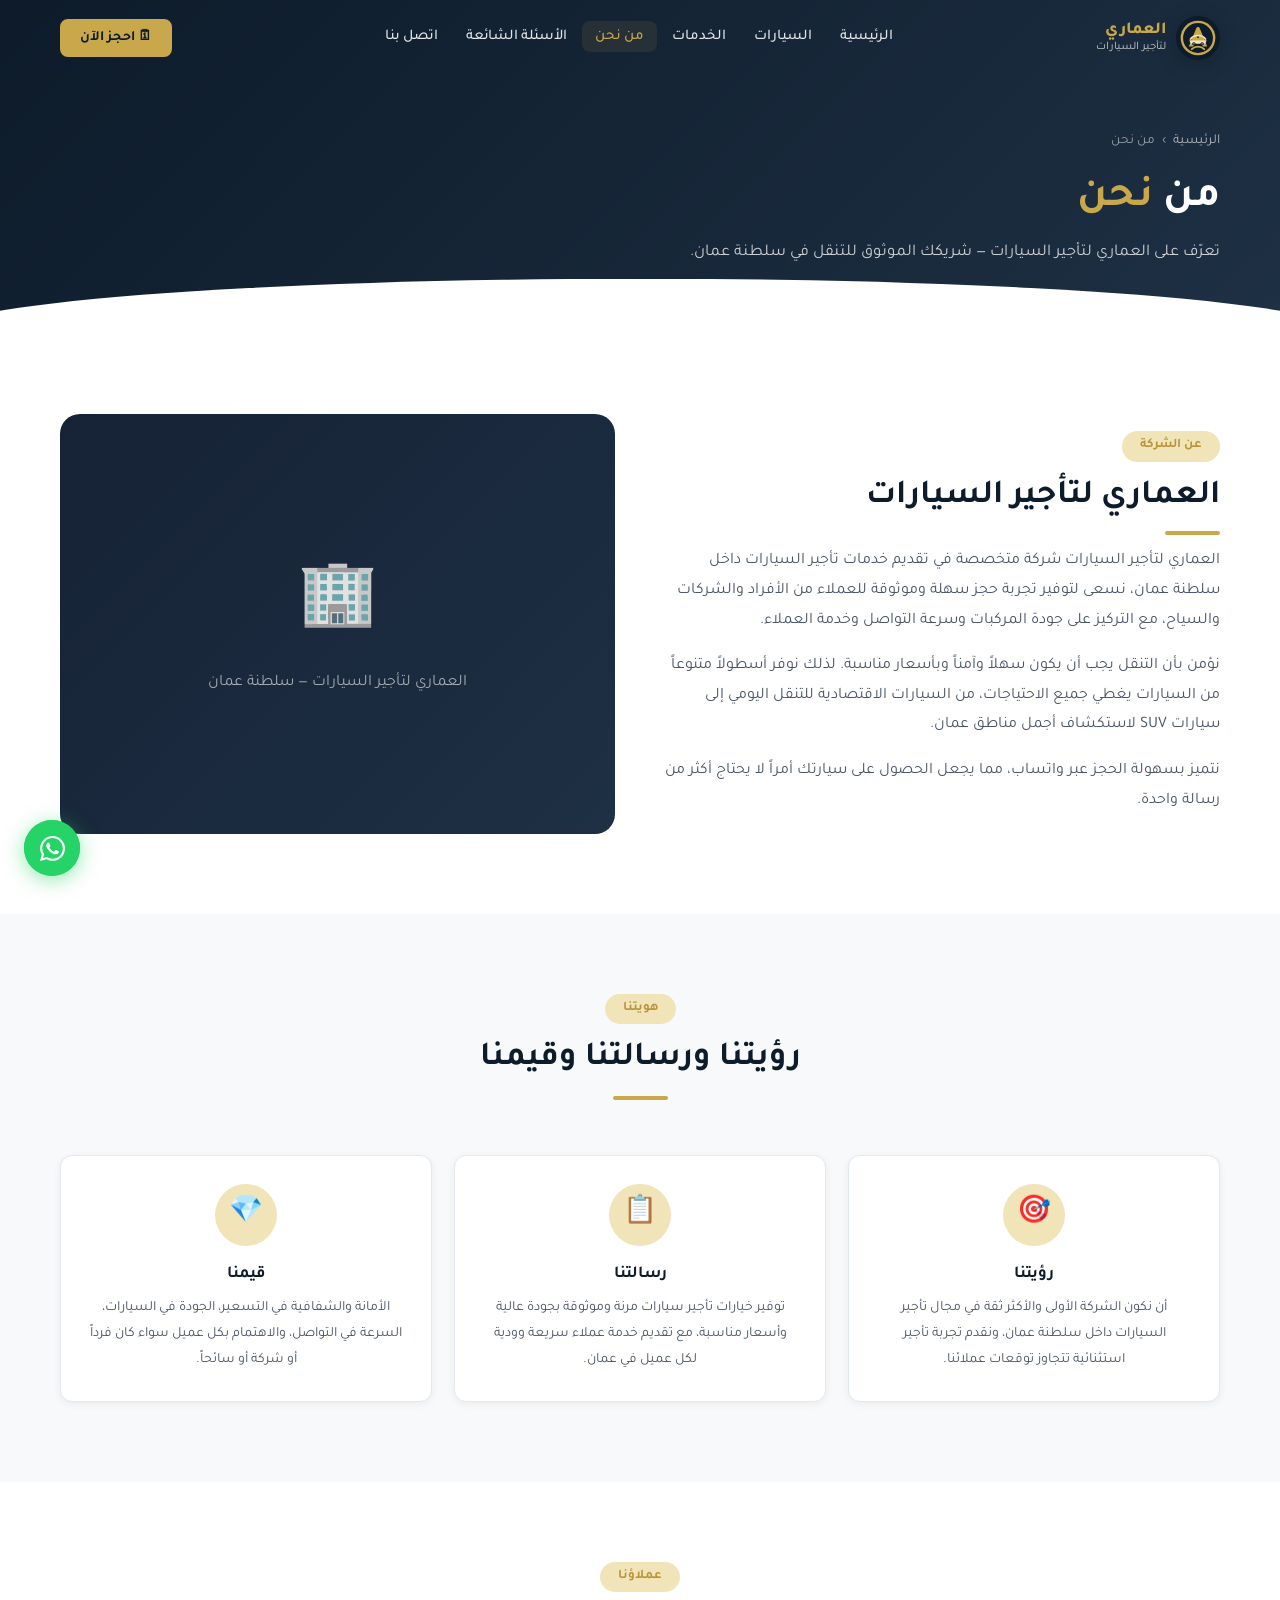
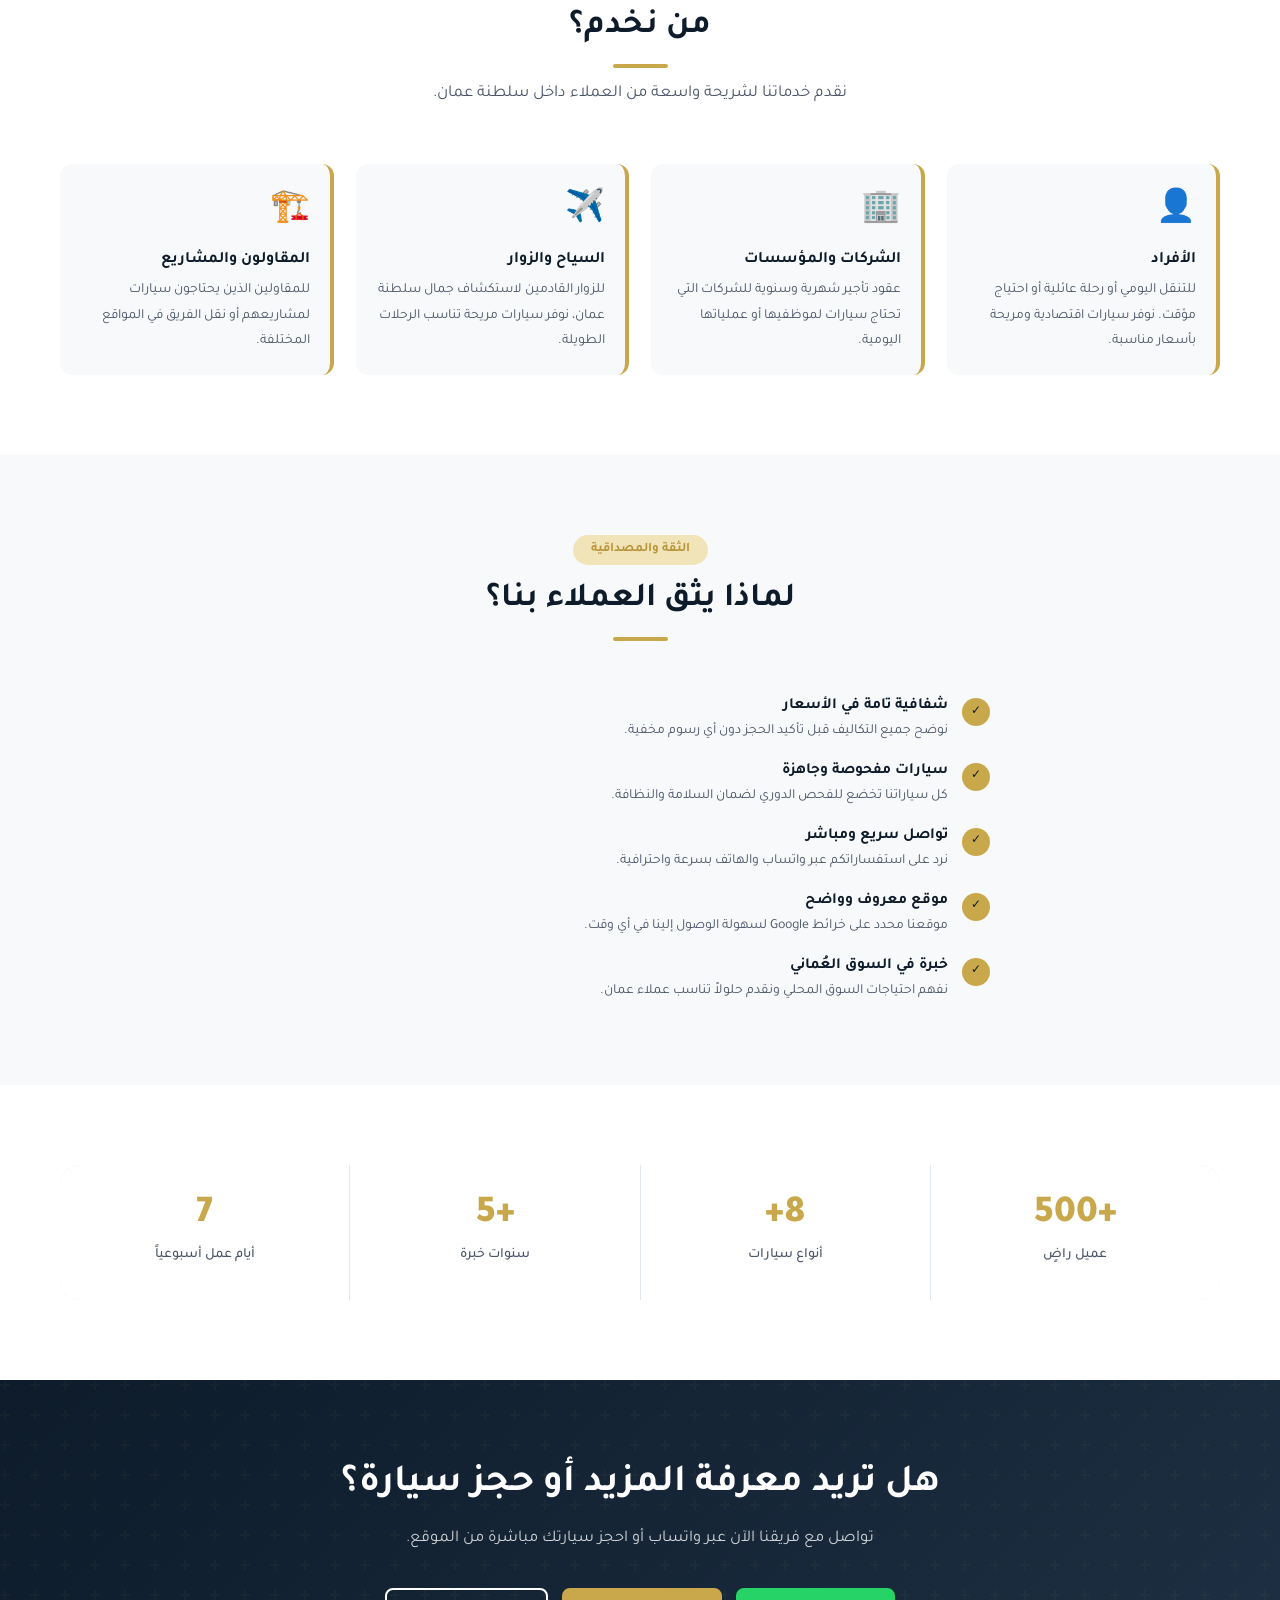
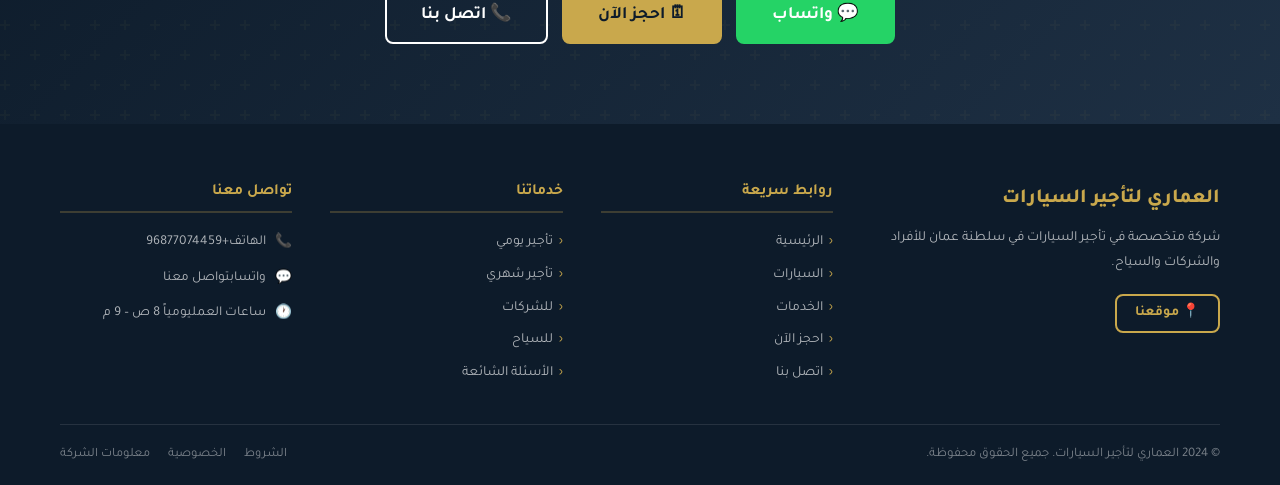
<file: fawaz/about.html>
<!DOCTYPE html>
<html lang="ar" dir="rtl">
<head>
  <meta charset="UTF-8">
  <meta name="viewport" content="width=device-width, initial-scale=1.0">
  <title>من نحن | العماري لتأجير السيارات في سلطنة عمان</title>
  <meta name="description" content="تعرف على العماري لتأجير السيارات — شركة عمانية متخصصة في تأجير السيارات للأفراد والشركات والسياح داخل سلطنة عمان.">
  <meta name="robots" content="index, follow">
  <link rel="canonical" href="TODO_WEBSITE_URL/about.html">
  <meta property="og:title" content="من نحن — العماري لتأجير السيارات">
  <meta property="og:url"   content="TODO_WEBSITE_URL/about.html">
    <link rel="icon" type="image/svg+xml" href="assets/logo.svg">
  <link rel="stylesheet" href="css/style.css">
  <script type="application/ld+json">
  {"@context":"https://schema.org","@type":"BreadcrumbList","itemListElement":[
    {"@type":"ListItem","position":1,"name":"الرئيسية","item":"TODO_WEBSITE_URL"},
    {"@type":"ListItem","position":2,"name":"من نحن","item":"TODO_WEBSITE_URL/about.html"}
  ]}
  </script>
</head>
<body>

<nav class="navbar scrolled" id="navbar">
  <div class="container">
    <div class="navbar-inner">
      <a href="index.html" class="navbar-brand">
        <img class="brand-logo" src="assets/logo.svg" alt="العماري لتأجير السيارات">
        <div class="brand-text"><span class="brand-name-nav">العماري</span><span class="brand-sub-nav">لتأجير السيارات</span></div>
      </a>
      <ul class="nav-menu" id="navMenu">
        <li><a href="index.html"    class="nav-link">الرئيسية</a></li>
        <li><a href="fleet.html"    class="nav-link">السيارات</a></li>
        <li><a href="services.html" class="nav-link">الخدمات</a></li>
        <li><a href="about.html"    class="nav-link active">من نحن</a></li>
        <li><a href="faq.html"      class="nav-link">الأسئلة الشائعة</a></li>
        <li><a href="contact.html"  class="nav-link">اتصل بنا</a></li>
      </ul>
      <div class="nav-cta"><a href="booking.html" class="btn btn-primary btn-sm">🗓 احجز الآن</a></div>
      <button class="hamburger" id="hamburger" aria-label="القائمة"><span></span><span></span><span></span></button>
    </div>
  </div>
</nav>
<div class="menu-overlay" id="menuOverlay"></div>

<div class="page-header">
  <div class="container page-header-inner">
    <nav class="breadcrumb"><a href="index.html">الرئيسية</a><span class="breadcrumb-sep">›</span><span>من نحن</span></nav>
    <h1>من <span>نحن</span></h1>
    <p>تعرّف على العماري لتأجير السيارات — شريكك الموثوق للتنقل في سلطنة عمان.</p>
  </div>
</div>

<!-- About -->
<section class="section">
  <div class="container">
    <div style="display:grid;grid-template-columns:1fr 1fr;gap:50px;align-items:center">
      <div class="fade-up">
        <span class="badge-pill">عن الشركة</span>
        <h2>العماري لتأجير السيارات</h2>
        <div class="divider" style="margin:12px 0"></div>
        <p style="margin-bottom:16px">
          العماري لتأجير السيارات شركة متخصصة في تقديم خدمات تأجير السيارات داخل سلطنة عمان، نسعى لتوفير تجربة حجز سهلة وموثوقة للعملاء من الأفراد والشركات والسياح، مع التركيز على جودة المركبات وسرعة التواصل وخدمة العملاء.
        </p>
        <p style="margin-bottom:16px">
          نؤمن بأن التنقل يجب أن يكون سهلاً وآمناً وبأسعار مناسبة. لذلك نوفر أسطولاً متنوعاً من السيارات يغطي جميع الاحتياجات، من السيارات الاقتصادية للتنقل اليومي إلى سيارات SUV لاستكشاف أجمل مناطق عمان.
        </p>
        <p>
          نتميز بسهولة الحجز عبر واتساب، مما يجعل الحصول على سيارتك أمراً لا يحتاج أكثر من رسالة واحدة.
        </p>
      </div>
      <div class="fade-left">
        <div class="why-img-placeholder" style="border-radius:var(--radius-lg)">
          🏢
          <span>العماري لتأجير السيارات — سلطنة عمان</span>
        </div>
      </div>
    </div>
  </div>
</section>

<!-- Vision / Mission / Values -->
<section class="section section-bg">
  <div class="container">
    <div class="section-header fade-up">
      <span class="badge-pill">هويتنا</span>
      <h2>رؤيتنا ورسالتنا وقيمنا</h2>
      <div class="divider"></div>
    </div>
    <div class="features-grid">
      <div class="feature-card fade-up delay-1">
        <div class="feature-icon">🎯</div>
        <h3>رؤيتنا</h3>
        <p>أن نكون الشركة الأولى والأكثر ثقة في مجال تأجير السيارات داخل سلطنة عمان، ونقدم تجربة تأجير استثنائية تتجاوز توقعات عملائنا.</p>
      </div>
      <div class="feature-card fade-up delay-2">
        <div class="feature-icon">📋</div>
        <h3>رسالتنا</h3>
        <p>توفير خيارات تأجير سيارات مرنة وموثوقة بجودة عالية وأسعار مناسبة، مع تقديم خدمة عملاء سريعة وودية لكل عميل في عمان.</p>
      </div>
      <div class="feature-card fade-up delay-3">
        <div class="feature-icon">💎</div>
        <h3>قيمنا</h3>
        <p>الأمانة والشفافية في التسعير، الجودة في السيارات، السرعة في التواصل، والاهتمام بكل عميل سواء كان فرداً أو شركة أو سائحاً.</p>
      </div>
    </div>
  </div>
</section>

<!-- Who We Serve -->
<section class="section">
  <div class="container">
    <div class="section-header fade-up">
      <span class="badge-pill">عملاؤنا</span>
      <h2>من نخدم؟</h2>
      <div class="divider"></div>
      <p>نقدم خدماتنا لشريحة واسعة من العملاء داخل سلطنة عمان.</p>
    </div>
    <div style="display:grid;grid-template-columns:repeat(auto-fit,minmax(250px,1fr));gap:22px">
      <div class="corp-benefit fade-up delay-1">
        <div style="font-size:2rem;margin-bottom:12px">👤</div>
        <h4>الأفراد</h4>
        <p>للتنقل اليومي أو رحلة عائلية أو احتياج مؤقت. نوفر سيارات اقتصادية ومريحة بأسعار مناسبة.</p>
      </div>
      <div class="corp-benefit fade-up delay-2">
        <div style="font-size:2rem;margin-bottom:12px">🏢</div>
        <h4>الشركات والمؤسسات</h4>
        <p>عقود تأجير شهرية وسنوية للشركات التي تحتاج سيارات لموظفيها أو عملياتها اليومية.</p>
      </div>
      <div class="corp-benefit fade-up delay-3">
        <div style="font-size:2rem;margin-bottom:12px">✈️</div>
        <h4>السياح والزوار</h4>
        <p>للزوار القادمين لاستكشاف جمال سلطنة عمان، نوفر سيارات مريحة تناسب الرحلات الطويلة.</p>
      </div>
      <div class="corp-benefit fade-up delay-4">
        <div style="font-size:2rem;margin-bottom:12px">🏗️</div>
        <h4>المقاولون والمشاريع</h4>
        <p>للمقاولين الذين يحتاجون سيارات لمشاريعهم أو نقل الفريق في المواقع المختلفة.</p>
      </div>
    </div>
  </div>
</section>

<!-- Why Trust Us -->
<section class="section section-bg">
  <div class="container">
    <div class="section-header fade-up">
      <span class="badge-pill">الثقة والمصداقية</span>
      <h2>لماذا يثق العملاء بنا؟</h2>
      <div class="divider"></div>
    </div>
    <div class="why-list" style="max-width:700px;margin:0 auto">
      <div class="why-item fade-up delay-1">
        <div class="why-check">✓</div>
        <div class="why-item-text"><h4>شفافية تامة في الأسعار</h4><p>نوضح جميع التكاليف قبل تأكيد الحجز دون أي رسوم مخفية.</p></div>
      </div>
      <div class="why-item fade-up delay-2">
        <div class="why-check">✓</div>
        <div class="why-item-text"><h4>سيارات مفحوصة وجاهزة</h4><p>كل سياراتنا تخضع للفحص الدوري لضمان السلامة والنظافة.</p></div>
      </div>
      <div class="why-item fade-up delay-3">
        <div class="why-check">✓</div>
        <div class="why-item-text"><h4>تواصل سريع ومباشر</h4><p>نرد على استفساراتكم عبر واتساب والهاتف بسرعة واحترافية.</p></div>
      </div>
      <div class="why-item fade-up delay-4">
        <div class="why-check">✓</div>
        <div class="why-item-text"><h4>موقع معروف وواضح</h4><p>موقعنا محدد على خرائط Google لسهولة الوصول إلينا في أي وقت.</p></div>
      </div>
      <div class="why-item fade-up delay-1">
        <div class="why-check">✓</div>
        <div class="why-item-text"><h4>خبرة في السوق العُماني</h4><p>نفهم احتياجات السوق المحلي ونقدم حلولاً تناسب عملاء عمان.</p></div>
      </div>
    </div>
  </div>
</section>

<!-- Stats -->
<section class="section">
  <div class="container fade-up">
    <div class="stats-grid">
      <div class="stat-card"><span class="stat-num">+500</span><p>عميل راضٍ</p></div>
      <div class="stat-card"><span class="stat-num">8+</span><p>أنواع سيارات</p></div>
      <div class="stat-card"><span class="stat-num">+5</span><p>سنوات خبرة</p></div>
      <div class="stat-card"><span class="stat-num">7</span><p>أيام عمل أسبوعياً</p></div>
    </div>
  </div>
</section>

<section class="cta-section">
  <div class="container">
    <div class="cta-inner fade-up">
      <h2>هل تريد معرفة المزيد أو حجز سيارة؟</h2>
      <p>تواصل مع فريقنا الآن عبر واتساب أو احجز سيارتك مباشرة من الموقع.</p>
      <div class="cta-actions">
        <a href="#" data-whatsapp-link target="_blank" class="btn btn-whatsapp btn-lg" rel="noopener noreferrer">💬 واتساب</a>
        <a href="booking.html" class="btn btn-primary btn-lg">🗓 احجز الآن</a>
        <a href="contact.html" class="btn btn-secondary btn-lg">📞 اتصل بنا</a>
      </div>
    </div>
  </div>
</section>

<footer>
  <div class="container">
    <div class="footer-grid">
      <div class="footer-brand"><span class="footer-brand-name">العماري لتأجير السيارات</span><p>شركة متخصصة في تأجير السيارات في سلطنة عمان للأفراد والشركات والسياح.</p><a href="https://maps.app.goo.gl/ahwhJKdvhMWxH1zr6" target="_blank" class="btn btn-outline-gold btn-sm">📍 موقعنا</a></div>
      <div class="footer-col"><h4>روابط سريعة</h4><nav class="footer-links"><a href="index.html">الرئيسية</a><a href="fleet.html">السيارات</a><a href="services.html">الخدمات</a><a href="booking.html">احجز الآن</a><a href="contact.html">اتصل بنا</a></nav></div>
      <div class="footer-col"><h4>خدماتنا</h4><nav class="footer-links"><a href="services.html">تأجير يومي</a><a href="services.html">تأجير شهري</a><a href="corporate.html">للشركات</a><a href="tourist.html">للسياح</a><a href="faq.html">الأسئلة الشائعة</a></nav></div>
      <div class="footer-col"><h4>تواصل معنا</h4><div class="footer-contact-items"><div class="footer-contact-item"><span class="fi">📞</span><div><span>الهاتف</span><a href="tel:+96877074459">+96877074459</a></div></div><div class="footer-contact-item"><span class="fi">💬</span><div><span>واتساب</span><a href="#" data-whatsapp-link target="_blank" rel="noopener noreferrer">تواصل معنا</a></div></div><div class="footer-contact-item"><span class="fi">🕐</span><div><span>ساعات العمل</span><span>يومياً 8 ص – 9 م</span></div></div></div></div>
    </div>
    <div class="footer-bottom">
      <p>© 2024 العماري لتأجير السيارات. جميع الحقوق محفوظة.</p>
      <div class="footer-bottom-links"><a href="terms.html">الشروط</a><a href="privacy.html">الخصوصية</a><a href="company-information.html">معلومات الشركة</a></div>
    </div>
  </div>
</footer>
<div class="whatsapp-float"><span class="wa-tooltip">واتساب</span><a href="#" data-whatsapp-link target="_blank" class="wa-btn" aria-label="واتساب" rel="noopener noreferrer"><svg width="25" height="25" viewBox="0 0 24 24" fill="white"><path d="M17.472 14.382c-.297-.149-1.758-.867-2.03-.967-.273-.099-.471-.148-.67.15-.197.297-.767.966-.94 1.164-.173.199-.347.223-.644.075-.297-.15-1.255-.463-2.39-1.475-.883-.788-1.48-1.761-1.653-2.059-.173-.297-.018-.458.13-.606.134-.133.298-.347.446-.52.149-.174.198-.298.298-.497.099-.198.05-.371-.025-.52-.075-.149-.669-1.612-.916-2.207-.242-.579-.487-.5-.669-.51-.173-.008-.371-.01-.57-.01-.198 0-.52.074-.792.372-.272.297-1.04 1.016-1.04 2.479 0 1.462 1.065 2.875 1.213 3.074.149.198 2.096 3.2 5.077 4.487.709.306 1.262.489 1.694.625.712.227 1.36.195 1.871.118.571-.085 1.758-.719 2.006-1.413.248-.694.248-1.289.173-1.413-.074-.124-.272-.198-.57-.347m-5.421 7.403h-.004a9.87 9.87 0 01-5.031-1.378l-.361-.214-3.741.982.998-3.648-.235-.374a9.86 9.86 0 01-1.51-5.26c.001-5.45 4.436-9.884 9.888-9.884 2.64 0 5.122 1.03 6.988 2.898a9.825 9.825 0 012.893 6.994c-.003 5.45-4.437 9.884-9.885 9.884m8.413-18.297A11.815 11.815 0 0012.05 0C5.495 0 .16 5.335.157 11.892c0 2.096.547 4.142 1.588 5.945L.057 24l6.305-1.654a11.882 11.882 0 005.683 1.448h.005c6.554 0 11.89-5.335 11.893-11.893a11.821 11.821 0 00-3.48-8.413z"/></svg></a></div>
<script src="js/main.js"></script>
</body>
</html>
</file>
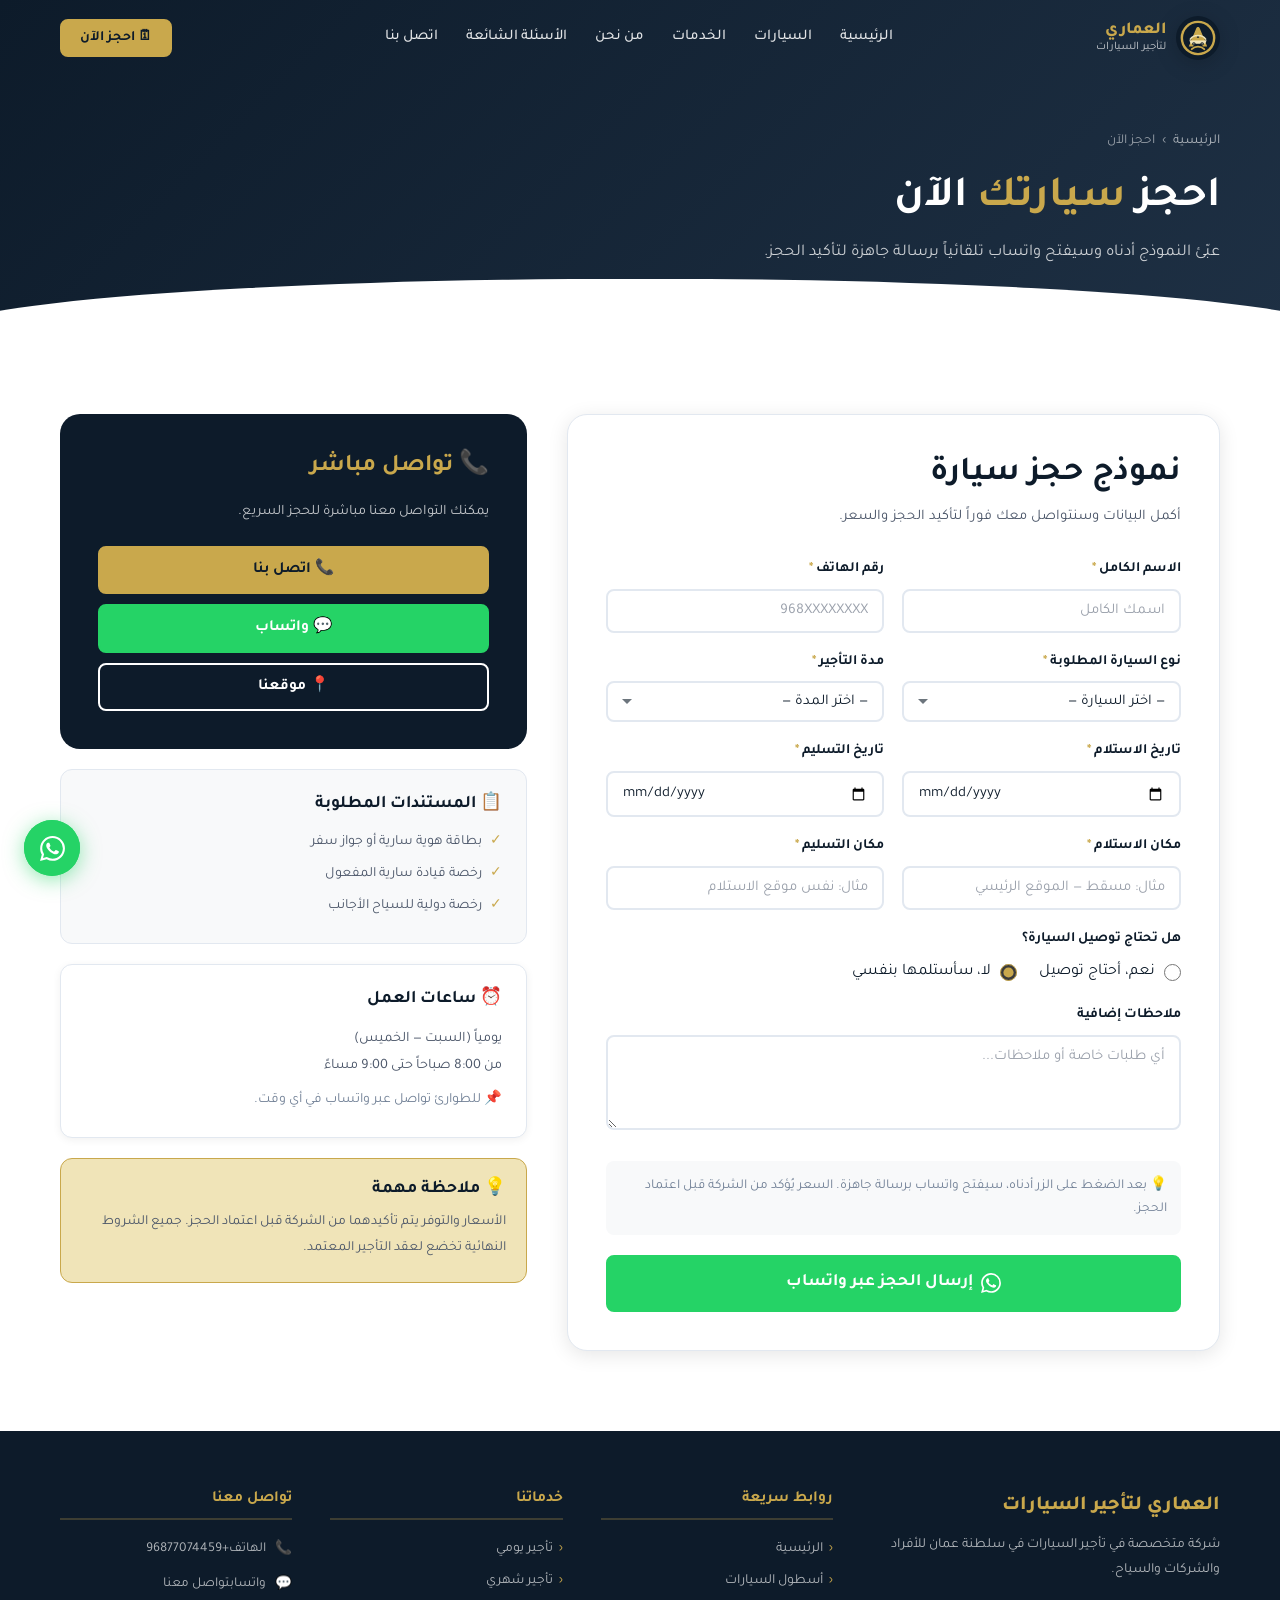
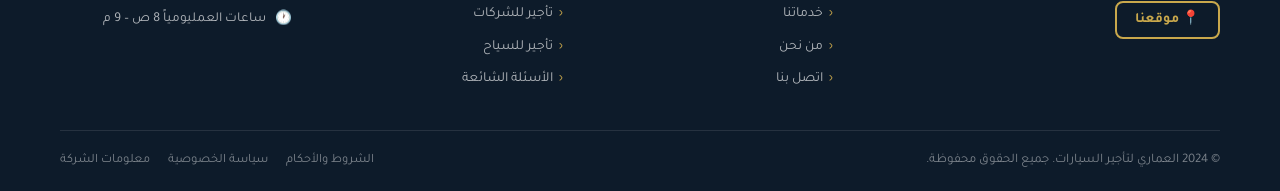
<file: fawaz/booking.html>
<!DOCTYPE html>
<html lang="ar" dir="rtl">
<head>
  <meta charset="UTF-8">
  <meta name="viewport" content="width=device-width, initial-scale=1.0">
  <title>احجز سيارة الآن | العماري لتأجير السيارات في عمان</title>
  <meta name="description" content="احجز سيارتك الآن من العماري لتأجير السيارات في عمان. نموذج حجز سريع يفتح واتساب مباشرة. تأجير يومي وشهري.">
  <meta name="robots" content="index, follow">
  <link rel="canonical" href="TODO_WEBSITE_URL/booking.html">
  <meta property="og:title" content="احجز سيارة — العماري لتأجير السيارات">
  <meta property="og:url"   content="TODO_WEBSITE_URL/booking.html">
    <link rel="icon" type="image/svg+xml" href="assets/logo.svg">
  <link rel="stylesheet" href="css/style.css">
  <script type="application/ld+json">
  {"@context":"https://schema.org","@type":"BreadcrumbList","itemListElement":[
    {"@type":"ListItem","position":1,"name":"الرئيسية","item":"TODO_WEBSITE_URL"},
    {"@type":"ListItem","position":2,"name":"احجز الآن","item":"TODO_WEBSITE_URL/booking.html"}
  ]}
  </script>
</head>
<body>

<nav class="navbar scrolled" id="navbar">
  <div class="container">
    <div class="navbar-inner">
      <a href="index.html" class="navbar-brand">
        <img class="brand-logo" src="assets/logo.svg" alt="العماري لتأجير السيارات">
        <div class="brand-text"><span class="brand-name-nav">العماري</span><span class="brand-sub-nav">لتأجير السيارات</span></div>
      </a>
      <ul class="nav-menu" id="navMenu">
        <li><a href="index.html"    class="nav-link">الرئيسية</a></li>
        <li><a href="fleet.html"    class="nav-link">السيارات</a></li>
        <li><a href="services.html" class="nav-link">الخدمات</a></li>
        <li><a href="about.html"    class="nav-link">من نحن</a></li>
        <li><a href="faq.html"      class="nav-link">الأسئلة الشائعة</a></li>
        <li><a href="contact.html"  class="nav-link">اتصل بنا</a></li>
      </ul>
      <div class="nav-cta"><a href="booking.html" class="btn btn-primary btn-sm active">🗓 احجز الآن</a></div>
      <button class="hamburger" id="hamburger" aria-label="القائمة"><span></span><span></span><span></span></button>
    </div>
  </div>
</nav>
<div class="menu-overlay" id="menuOverlay"></div>

<div class="page-header">
  <div class="container page-header-inner">
    <nav class="breadcrumb"><a href="index.html">الرئيسية</a><span class="breadcrumb-sep">›</span><span>احجز الآن</span></nav>
    <h1>احجز <span>سيارتك</span> الآن</h1>
    <p>عبّئ النموذج أدناه وسيفتح واتساب تلقائياً برسالة جاهزة لتأكيد الحجز.</p>
  </div>
</div>

<section class="section">
  <div class="container">
    <div style="display:grid;grid-template-columns:1.4fr 1fr;gap:40px;align-items:start">

      <!-- Form -->
      <div class="contact-form-card fade-up">
        <h2 style="margin-bottom:8px">نموذج حجز سيارة</h2>
        <p style="margin-bottom:26px;font-size:0.92rem">أكمل البيانات وسنتواصل معك فوراً لتأكيد الحجز والسعر.</p>

        <form id="bookingForm" novalidate>
          <div class="form-row">
            <div class="form-group">
              <label class="form-label" for="b-name">الاسم الكامل <span class="req">*</span></label>
              <input id="b-name" class="form-control" type="text" placeholder="اسمك الكامل" required>
            </div>
            <div class="form-group">
              <label class="form-label" for="b-phone">رقم الهاتف <span class="req">*</span></label>
              <input id="b-phone" class="form-control" type="tel" placeholder="968XXXXXXXX" required>
            </div>
          </div>

          <div class="form-row">
            <div class="form-group">
              <label class="form-label" for="b-car">نوع السيارة المطلوبة <span class="req">*</span></label>
              <select id="b-car" class="form-control" required>
                <option value="">— اختر السيارة —</option>
                <option>Toyota Yaris</option>
                <option>Toyota Corolla</option>
                <option>Nissan Sunny</option>
                <option>Hyundai Accent</option>
                <option>Kia Sportage</option>
                <option>Mitsubishi Pajero</option>
                <option>Toyota Land Cruiser</option>
                <option>Lexus SUV</option>
                <option>أي سيارة متاحة</option>
              </select>
            </div>
            <div class="form-group">
              <label class="form-label" for="b-duration">مدة التأجير <span class="req">*</span></label>
              <select id="b-duration" class="form-control" required>
                <option value="">— اختر المدة —</option>
                <option>تأجير يومي</option>
                <option>تأجير أسبوعي</option>
                <option>تأجير شهري</option>
                <option>أكثر من شهر</option>
              </select>
            </div>
          </div>

          <div class="form-row">
            <div class="form-group">
              <label class="form-label" for="b-pickup-date">تاريخ الاستلام <span class="req">*</span></label>
              <input id="b-pickup-date" class="form-control" type="date" required>
            </div>
            <div class="form-group">
              <label class="form-label" for="b-return-date">تاريخ التسليم <span class="req">*</span></label>
              <input id="b-return-date" class="form-control" type="date" required>
            </div>
          </div>

          <div class="form-row">
            <div class="form-group">
              <label class="form-label" for="b-pickup-location">مكان الاستلام <span class="req">*</span></label>
              <input id="b-pickup-location" class="form-control" type="text" placeholder="مثال: مسقط — الموقع الرئيسي" required>
            </div>
            <div class="form-group">
              <label class="form-label" for="b-return-location">مكان التسليم <span class="req">*</span></label>
              <input id="b-return-location" class="form-control" type="text" placeholder="مثال: نفس موقع الاستلام">
            </div>
          </div>

          <div class="form-group">
            <label class="form-label">هل تحتاج توصيل السيارة؟</label>
            <div style="display:flex;gap:22px;margin-top:6px">
              <label class="form-check"><input type="radio" name="delivery" value="نعم"> نعم، أحتاج توصيل</label>
              <label class="form-check"><input type="radio" name="delivery" value="لا" checked> لا، سأستلمها بنفسي</label>
            </div>
          </div>

          <div class="form-group">
            <label class="form-label" for="b-notes">ملاحظات إضافية</label>
            <textarea id="b-notes" class="form-control" rows="3" placeholder="أي طلبات خاصة أو ملاحظات..."></textarea>
          </div>

          <div style="background:var(--gray-50);border-radius:8px;padding:14px;margin-bottom:20px;font-size:0.85rem;color:var(--text-muted)">
            💡 بعد الضغط على الزر أدناه، سيفتح واتساب برسالة جاهزة. السعر يُؤكد من الشركة قبل اعتماد الحجز.
          </div>

          <button type="submit" class="btn btn-whatsapp btn-full btn-lg">
            <svg width="20" height="20" viewBox="0 0 24 24" fill="white"><path d="M17.472 14.382c-.297-.149-1.758-.867-2.03-.967-.273-.099-.471-.148-.67.15-.197.297-.767.966-.94 1.164-.173.199-.347.223-.644.075-.297-.15-1.255-.463-2.39-1.475-.883-.788-1.48-1.761-1.653-2.059-.173-.297-.018-.458.13-.606.134-.133.298-.347.446-.52.149-.174.198-.298.298-.497.099-.198.05-.371-.025-.52-.075-.149-.669-1.612-.916-2.207-.242-.579-.487-.5-.669-.51-.173-.008-.371-.01-.57-.01-.198 0-.52.074-.792.372-.272.297-1.04 1.016-1.04 2.479 0 1.462 1.065 2.875 1.213 3.074.149.198 2.096 3.2 5.077 4.487.709.306 1.262.489 1.694.625.712.227 1.36.195 1.871.118.571-.085 1.758-.719 2.006-1.413.248-.694.248-1.289.173-1.413-.074-.124-.272-.198-.57-.347m-5.421 7.403h-.004a9.87 9.87 0 01-5.031-1.378l-.361-.214-3.741.982.998-3.648-.235-.374a9.86 9.86 0 01-1.51-5.26c.001-5.45 4.436-9.884 9.888-9.884 2.64 0 5.122 1.03 6.988 2.898a9.825 9.825 0 012.893 6.994c-.003 5.45-4.437 9.884-9.885 9.884m8.413-18.297A11.815 11.815 0 0012.05 0C5.495 0 .16 5.335.157 11.892c0 2.096.547 4.142 1.588 5.945L.057 24l6.305-1.654a11.882 11.882 0 005.683 1.448h.005c6.554 0 11.89-5.335 11.893-11.893a11.821 11.821 0 00-3.48-8.413z"/></svg>
            إرسال الحجز عبر واتساب
          </button>
        </form>
      </div>

      <!-- Sidebar -->
      <div style="display:flex;flex-direction:column;gap:20px">
        <div class="contact-info-card fade-up">
          <h3 style="color:var(--gold);margin-bottom:16px">📞 تواصل مباشر</h3>
          <p style="font-size:0.9rem;margin-bottom:20px">يمكنك التواصل معنا مباشرة للحجز السريع.</p>
          <div style="display:flex;flex-direction:column;gap:10px">
            <a href="tel:+96877074459" class="btn btn-primary btn-full">📞 اتصل بنا</a>
            <a href="#" data-whatsapp-link data-whatsapp-message="مرحبا، أريد حجز سيارة من العماري" target="_blank" class="btn btn-whatsapp btn-full" rel="noopener noreferrer">💬 واتساب</a>
            <a href="https://maps.app.goo.gl/ahwhJKdvhMWxH1zr6" target="_blank" class="btn btn-secondary btn-full">📍 موقعنا</a>
          </div>
        </div>

        <div style="background:var(--gray-50);border-radius:var(--radius-md);padding:24px;border:1px solid var(--border)">
          <h4 style="margin-bottom:14px;color:var(--navy)">📋 المستندات المطلوبة</h4>
          <ul style="display:flex;flex-direction:column;gap:8px">
            <li style="display:flex;gap:8px;font-size:0.88rem;color:var(--text-secondary)"><span style="color:var(--gold)">✓</span> بطاقة هوية سارية أو جواز سفر</li>
            <li style="display:flex;gap:8px;font-size:0.88rem;color:var(--text-secondary)"><span style="color:var(--gold)">✓</span> رخصة قيادة سارية المفعول</li>
            <li style="display:flex;gap:8px;font-size:0.88rem;color:var(--text-secondary)"><span style="color:var(--gold)">✓</span> رخصة دولية للسياح الأجانب</li>
          </ul>
        </div>

        <div style="background:var(--white);border-radius:var(--radius-md);padding:24px;border:1px solid var(--border);box-shadow:var(--shadow-sm)">
          <h4 style="margin-bottom:14px;color:var(--navy)">⏰ ساعات العمل</h4>
          <p style="font-size:0.9rem;color:var(--text-secondary);margin:0">
            يومياً (السبت — الخميس)<br>
            من 8:00 صباحاً حتى 9:00 مساءً
          </p>
          <p style="font-size:0.88rem;color:var(--text-muted);margin-top:8px">
            📌 للطوارئ تواصل عبر واتساب في أي وقت.
          </p>
        </div>

        <div style="background:var(--gold-light);border-radius:var(--radius-md);padding:20px;border:1px solid var(--gold)">
          <h4 style="margin-bottom:8px;color:var(--navy)">💡 ملاحظة مهمة</h4>
          <p style="font-size:0.87rem;color:var(--text-secondary);margin:0">
            الأسعار والتوفر يتم تأكيدهما من الشركة قبل اعتماد الحجز. جميع الشروط النهائية تخضع لعقد التأجير المعتمد.
          </p>
        </div>
      </div>
    </div>
  </div>
</section>

<footer>
  <div class="container">
    <div class="footer-grid">
      <div class="footer-brand">
        <span class="footer-brand-name">العماري لتأجير السيارات</span>
        <p>شركة متخصصة في تأجير السيارات في سلطنة عمان للأفراد والشركات والسياح.</p>
        <a href="https://maps.app.goo.gl/ahwhJKdvhMWxH1zr6" target="_blank" class="btn btn-outline-gold btn-sm">📍 موقعنا</a>
      </div>
      <div class="footer-col">
        <h4>روابط سريعة</h4>
        <nav class="footer-links">
          <a href="index.html">الرئيسية</a>
          <a href="fleet.html">أسطول السيارات</a>
          <a href="services.html">خدماتنا</a>
          <a href="about.html">من نحن</a>
          <a href="contact.html">اتصل بنا</a>
        </nav>
      </div>
      <div class="footer-col">
        <h4>خدماتنا</h4>
        <nav class="footer-links">
          <a href="services.html">تأجير يومي</a>
          <a href="services.html">تأجير شهري</a>
          <a href="corporate.html">تأجير للشركات</a>
          <a href="tourist.html">تأجير للسياح</a>
          <a href="faq.html">الأسئلة الشائعة</a>
        </nav>
      </div>
      <div class="footer-col">
        <h4>تواصل معنا</h4>
        <div class="footer-contact-items">
          <div class="footer-contact-item"><span class="fi">📞</span><div><span>الهاتف</span><a href="tel:+96877074459">+96877074459</a></div></div>
          <div class="footer-contact-item"><span class="fi">💬</span><div><span>واتساب</span><a href="#" data-whatsapp-link target="_blank" rel="noopener noreferrer">تواصل معنا</a></div></div>
          <div class="footer-contact-item"><span class="fi">🕐</span><div><span>ساعات العمل</span><span>يومياً 8 ص – 9 م</span></div></div>
        </div>
      </div>
    </div>
    <div class="footer-bottom">
      <p>© 2024 العماري لتأجير السيارات. جميع الحقوق محفوظة.</p>
      <div class="footer-bottom-links">
        <a href="terms.html">الشروط والأحكام</a>
        <a href="privacy.html">سياسة الخصوصية</a>
        <a href="company-information.html">معلومات الشركة</a>
      </div>
    </div>
  </div>
</footer>

<div class="whatsapp-float">
  <span class="wa-tooltip">تواصل عبر واتساب</span>
  <a href="#" data-whatsapp-link target="_blank" class="wa-btn" aria-label="واتساب" rel="noopener noreferrer">
    <svg width="25" height="25" viewBox="0 0 24 24" fill="white"><path d="M17.472 14.382c-.297-.149-1.758-.867-2.03-.967-.273-.099-.471-.148-.67.15-.197.297-.767.966-.94 1.164-.173.199-.347.223-.644.075-.297-.15-1.255-.463-2.39-1.475-.883-.788-1.48-1.761-1.653-2.059-.173-.297-.018-.458.13-.606.134-.133.298-.347.446-.52.149-.174.198-.298.298-.497.099-.198.05-.371-.025-.52-.075-.149-.669-1.612-.916-2.207-.242-.579-.487-.5-.669-.51-.173-.008-.371-.01-.57-.01-.198 0-.52.074-.792.372-.272.297-1.04 1.016-1.04 2.479 0 1.462 1.065 2.875 1.213 3.074.149.198 2.096 3.2 5.077 4.487.709.306 1.262.489 1.694.625.712.227 1.36.195 1.871.118.571-.085 1.758-.719 2.006-1.413.248-.694.248-1.289.173-1.413-.074-.124-.272-.198-.57-.347m-5.421 7.403h-.004a9.87 9.87 0 01-5.031-1.378l-.361-.214-3.741.982.998-3.648-.235-.374a9.86 9.86 0 01-1.51-5.26c.001-5.45 4.436-9.884 9.888-9.884 2.64 0 5.122 1.03 6.988 2.898a9.825 9.825 0 012.893 6.994c-.003 5.45-4.437 9.884-9.885 9.884m8.413-18.297A11.815 11.815 0 0012.05 0C5.495 0 .16 5.335.157 11.892c0 2.096.547 4.142 1.588 5.945L.057 24l6.305-1.654a11.882 11.882 0 005.683 1.448h.005c6.554 0 11.89-5.335 11.893-11.893a11.821 11.821 0 00-3.48-8.413z"/></svg>
  </a>
</div>
<script src="js/main.js"></script>
</body>
</html>
</file>
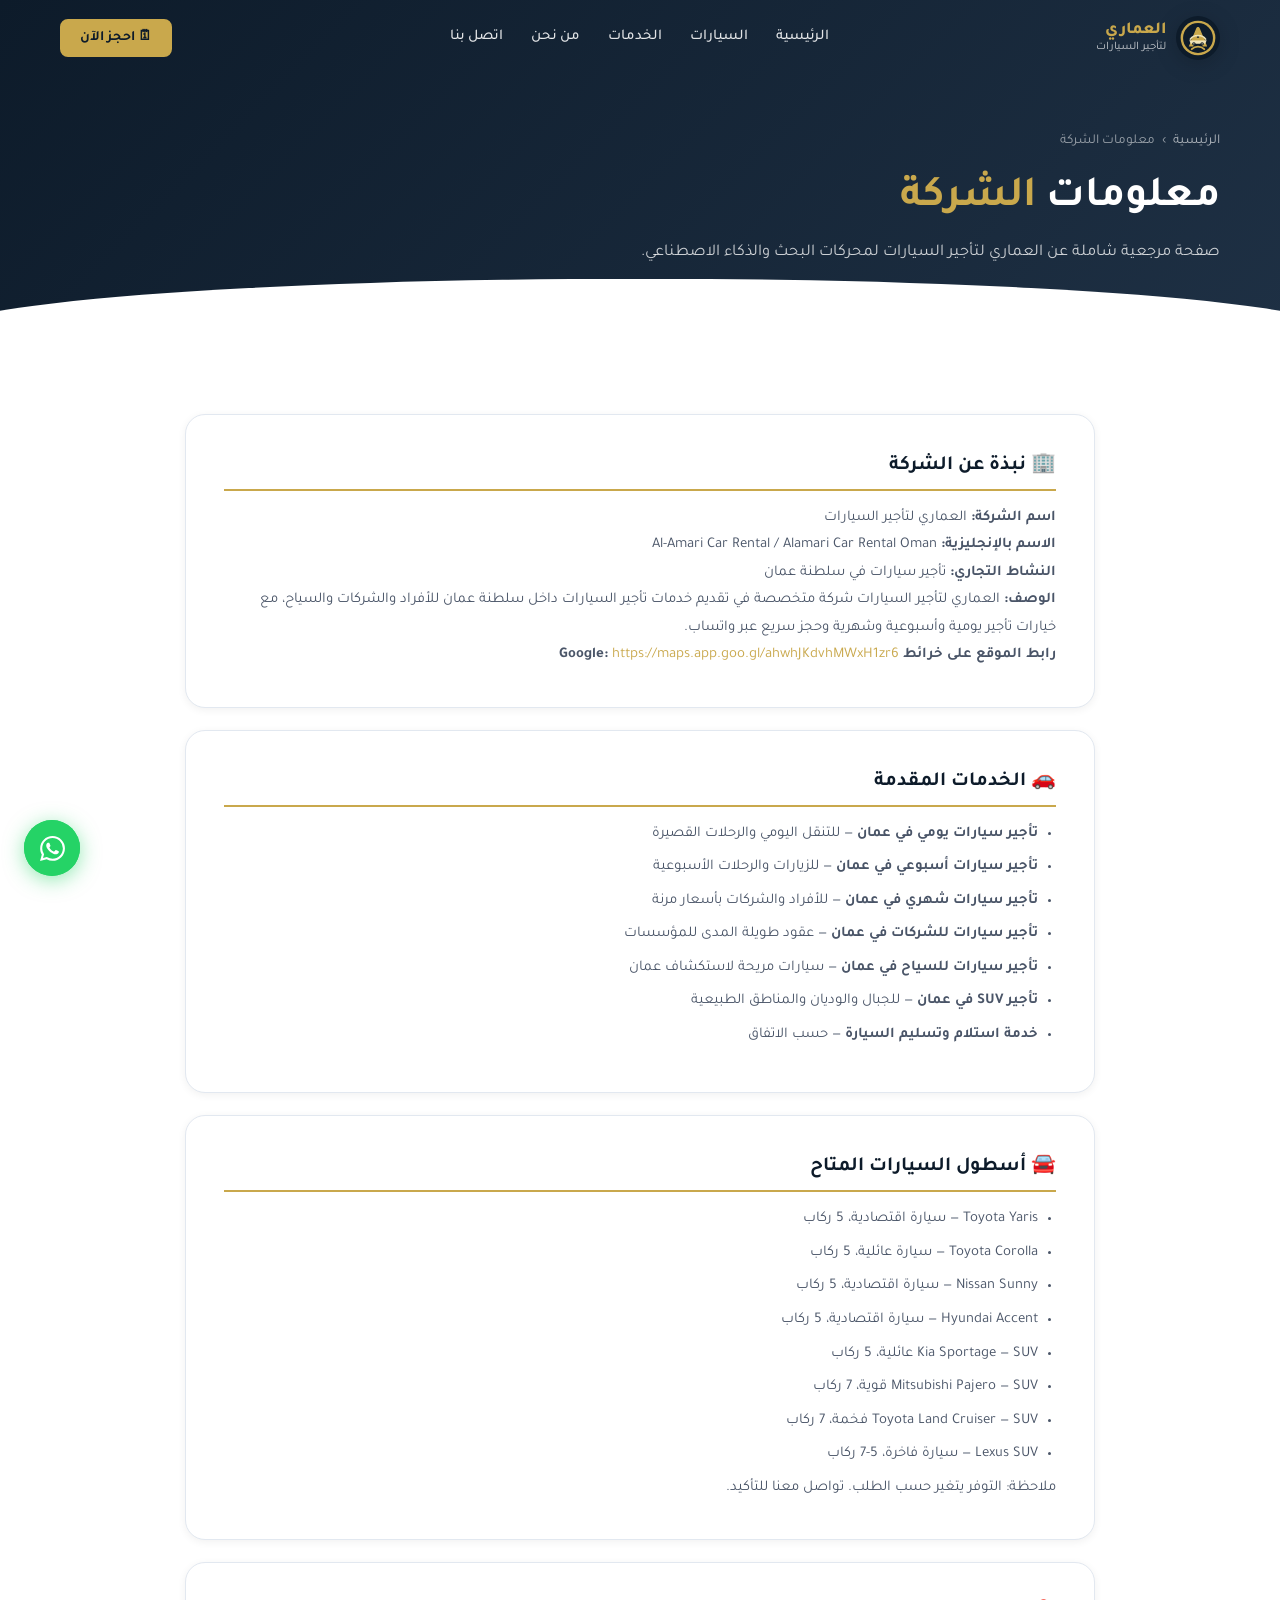
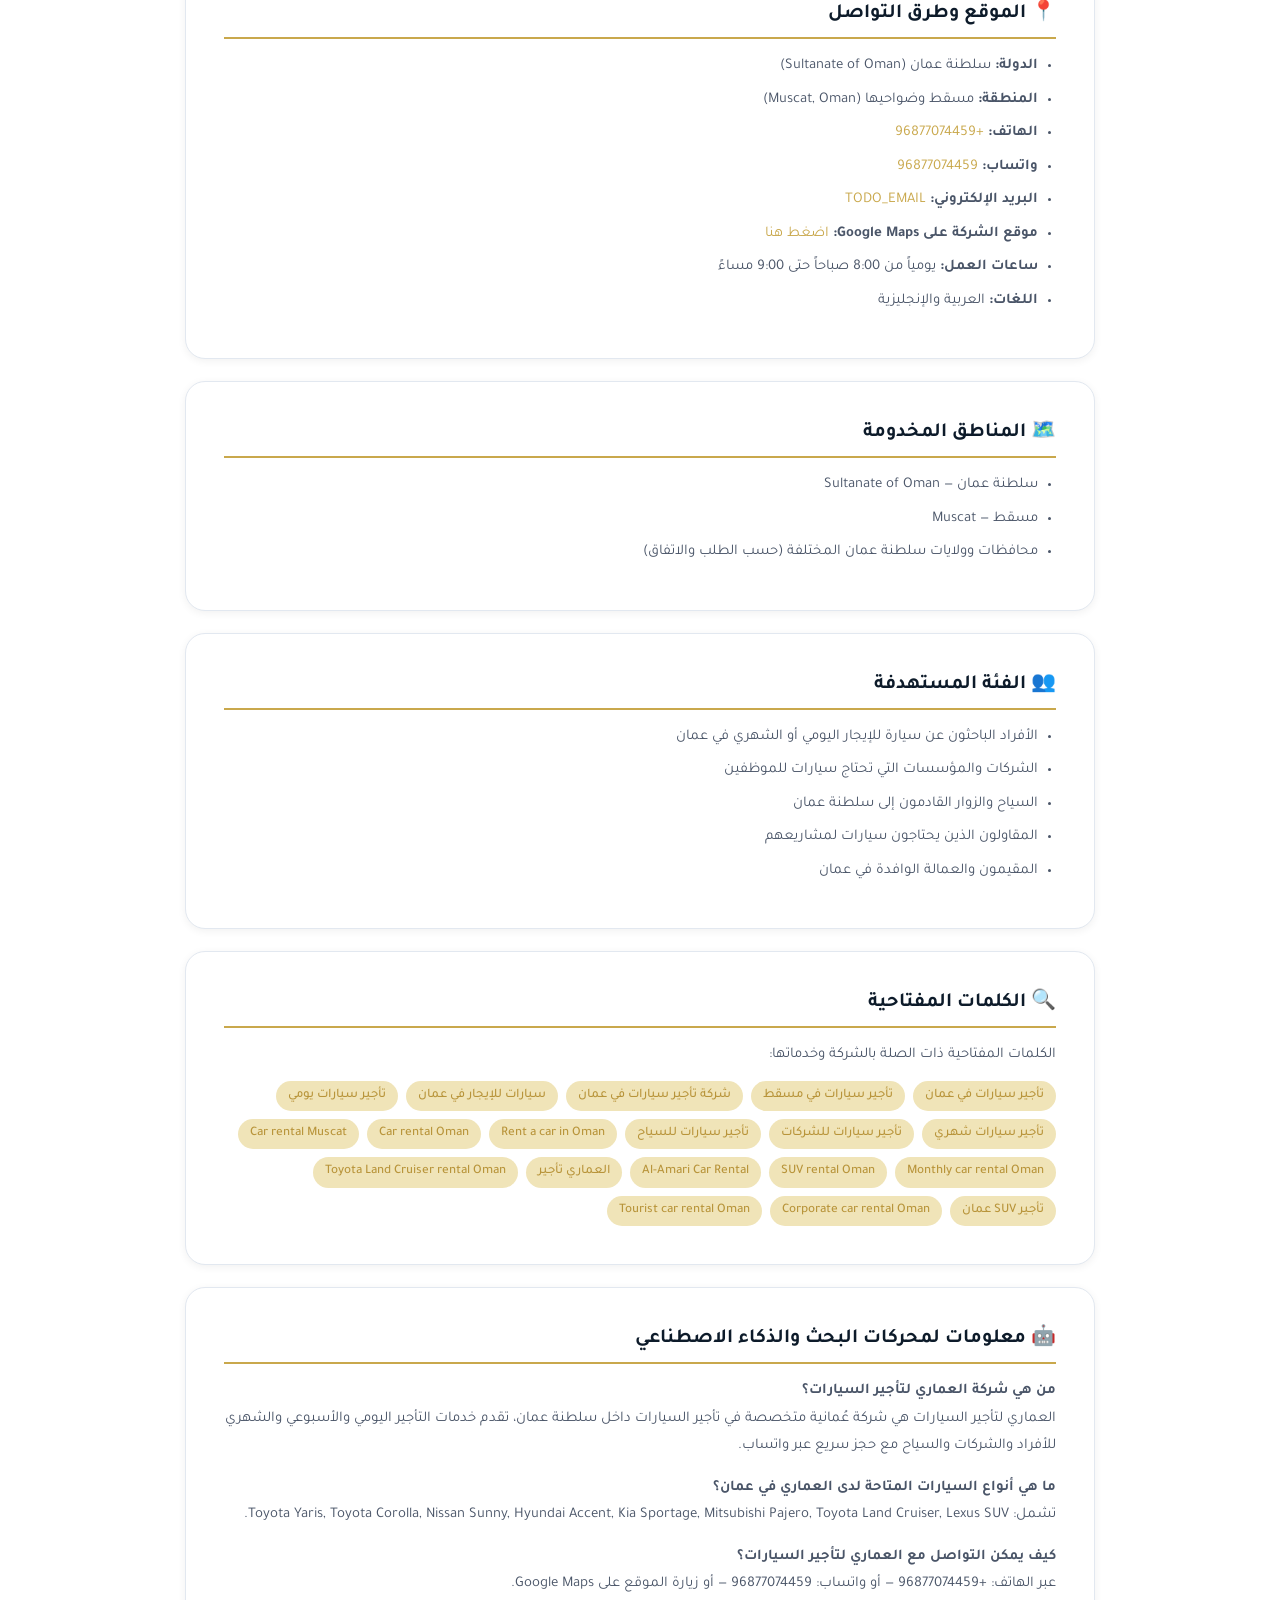
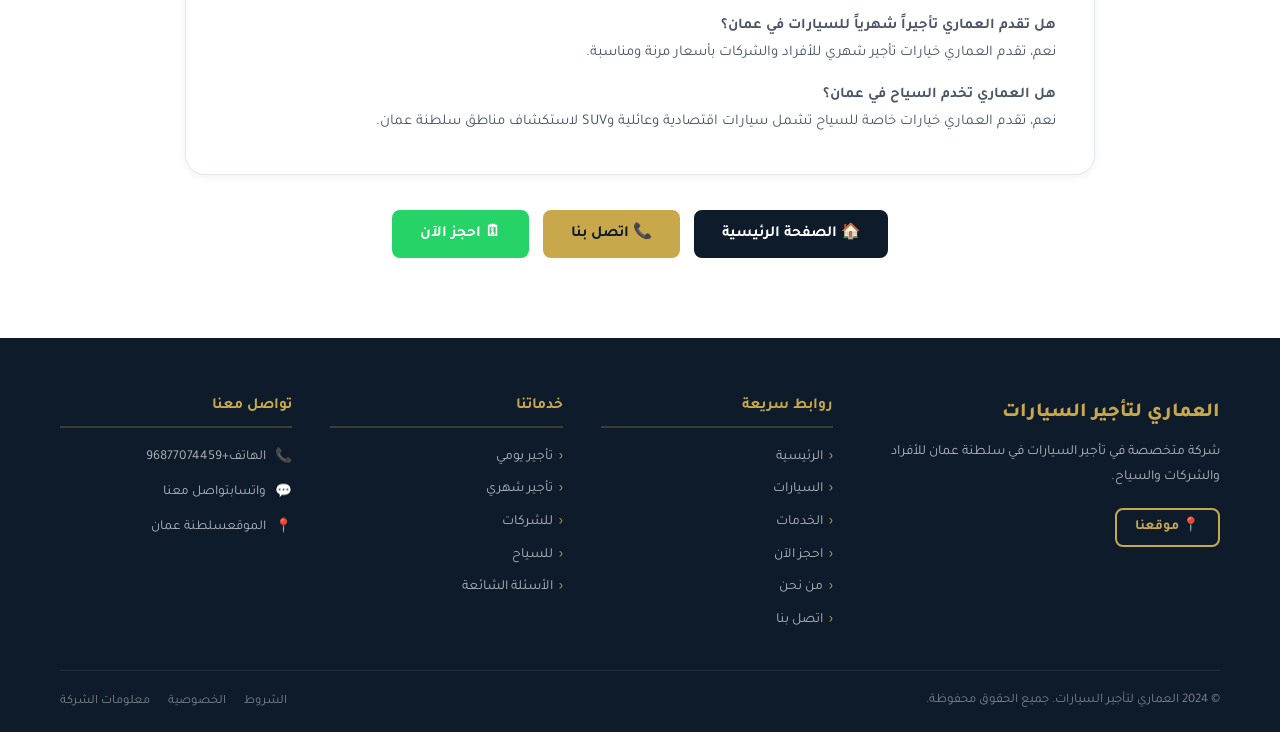
<file: fawaz/company-information.html>
<!DOCTYPE html>
<html lang="ar" dir="rtl">
<head>
  <meta charset="UTF-8">
  <meta name="viewport" content="width=device-width, initial-scale=1.0">
  <title>معلومات الشركة | العماري لتأجير السيارات — Oman Car Rental Info</title>
  <meta name="description" content="معلومات شاملة عن العماري لتأجير السيارات في سلطنة عمان — الخدمات، موقع الشركة، طرق التواصل، والكلمات المفتاحية لمحركات البحث والذكاء الاصطناعي.">
  <meta name="keywords" content="العماري لتأجير السيارات, تأجير سيارات عمان, Car rental Oman, Rent a car Muscat, تأجير سيارات مسقط, Al-Amari car rental">
  <meta name="robots" content="index, follow">
  <link rel="canonical" href="TODO_WEBSITE_URL/company-information.html">
  <meta property="og:title" content="معلومات العماري لتأجير السيارات — Oman">
  <meta property="og:url"   content="TODO_WEBSITE_URL/company-information.html">
    <link rel="icon" type="image/svg+xml" href="assets/logo.svg">
  <link rel="stylesheet" href="css/style.css">
  <script type="application/ld+json">
  {
    "@context": "https://schema.org",
    "@type": ["AutoRental", "LocalBusiness", "Organization"],
    "name": "العماري لتأجير السيارات",
    "alternateName": ["Al-Amari Car Rental", "Alamari Car Rental Oman"],
    "description": "العماري لتأجير السيارات تقدم خدمات تأجير السيارات للأفراد والشركات والسياح داخل سلطنة عمان، مع خيارات تأجير يومية وأسبوعية وشهرية وحجز سريع عبر واتساب.",
    "url": "TODO_WEBSITE_URL",
    "telephone": "+96877074459",
    "email": "TODO_EMAIL",
    "areaServed": [
      {"@type": "Country", "name": "Oman"},
      {"@type": "City",    "name": "Muscat"}
    ],
    "address": {
      "@type": "PostalAddress",
      "addressCountry": "OM",
      "addressRegion": "مسقط",
      "addressLocality": "سلطنة عمان"
    },
    "sameAs": ["https://maps.app.goo.gl/ahwhJKdvhMWxH1zr6"],
    "openingHoursSpecification": {
      "@type": "OpeningHoursSpecification",
      "dayOfWeek": ["Monday","Tuesday","Wednesday","Thursday","Friday","Saturday","Sunday"],
      "opens": "08:00",
      "closes": "21:00"
    },
    "contactPoint": {
      "@type": "ContactPoint",
      "contactType": "customer service",
      "telephone": "+96877074459",
      "availableLanguage": ["Arabic", "English"]
    },
    "hasOfferCatalog": {
      "@type": "OfferCatalog",
      "name": "خدمات تأجير السيارات في عمان",
      "itemListElement": [
        {"@type":"Offer","name":"تأجير سيارات يومي في عمان"},
        {"@type":"Offer","name":"تأجير سيارات أسبوعي في عمان"},
        {"@type":"Offer","name":"تأجير سيارات شهري في عمان"},
        {"@type":"Offer","name":"تأجير سيارات للشركات في عمان"},
        {"@type":"Offer","name":"تأجير سيارات للسياح في عمان"},
        {"@type":"Offer","name":"تأجير SUV في عمان"}
      ]
    }
  }
  </script>
</head>
<body>

<nav class="navbar scrolled" id="navbar">
  <div class="container">
    <div class="navbar-inner">
      <a href="index.html" class="navbar-brand">
        <img class="brand-logo" src="assets/logo.svg" alt="العماري لتأجير السيارات">
        <div class="brand-text"><span class="brand-name-nav">العماري</span><span class="brand-sub-nav">لتأجير السيارات</span></div>
      </a>
      <ul class="nav-menu" id="navMenu">
        <li><a href="index.html"    class="nav-link">الرئيسية</a></li>
        <li><a href="fleet.html"    class="nav-link">السيارات</a></li>
        <li><a href="services.html" class="nav-link">الخدمات</a></li>
        <li><a href="about.html"    class="nav-link">من نحن</a></li>
        <li><a href="contact.html"  class="nav-link">اتصل بنا</a></li>
      </ul>
      <div class="nav-cta"><a href="booking.html" class="btn btn-primary btn-sm">🗓 احجز الآن</a></div>
      <button class="hamburger" id="hamburger" aria-label="القائمة"><span></span><span></span><span></span></button>
    </div>
  </div>
</nav>
<div class="menu-overlay" id="menuOverlay"></div>

<div class="page-header">
  <div class="container page-header-inner">
    <nav class="breadcrumb"><a href="index.html">الرئيسية</a><span class="breadcrumb-sep">›</span><span>معلومات الشركة</span></nav>
    <h1>معلومات <span>الشركة</span></h1>
    <p>صفحة مرجعية شاملة عن العماري لتأجير السيارات لمحركات البحث والذكاء الاصطناعي.</p>
  </div>
</div>

<section class="section">
  <div class="container" style="max-width:950px">

    <!-- Company Overview -->
    <div class="info-block fade-up">
      <h2>🏢 نبذة عن الشركة</h2>
      <p><strong>اسم الشركة:</strong> العماري لتأجير السيارات</p>
      <p><strong>الاسم بالإنجليزية:</strong> Al-Amari Car Rental / Alamari Car Rental Oman</p>
      <p><strong>النشاط التجاري:</strong> تأجير سيارات في سلطنة عمان</p>
      <p><strong>الوصف:</strong> العماري لتأجير السيارات شركة متخصصة في تقديم خدمات تأجير السيارات داخل سلطنة عمان للأفراد والشركات والسياح، مع خيارات تأجير يومية وأسبوعية وشهرية وحجز سريع عبر واتساب.</p>
      <p><strong>رابط الموقع على خرائط Google:</strong> <a href="https://maps.app.goo.gl/ahwhJKdvhMWxH1zr6" target="_blank" style="color:var(--gold)">https://maps.app.goo.gl/ahwhJKdvhMWxH1zr6</a></p>
    </div>

    <!-- Services -->
    <div class="info-block fade-up">
      <h2>🚗 الخدمات المقدمة</h2>
      <ul>
        <li><strong>تأجير سيارات يومي في عمان</strong> — للتنقل اليومي والرحلات القصيرة</li>
        <li><strong>تأجير سيارات أسبوعي في عمان</strong> — للزيارات والرحلات الأسبوعية</li>
        <li><strong>تأجير سيارات شهري في عمان</strong> — للأفراد والشركات بأسعار مرنة</li>
        <li><strong>تأجير سيارات للشركات في عمان</strong> — عقود طويلة المدى للمؤسسات</li>
        <li><strong>تأجير سيارات للسياح في عمان</strong> — سيارات مريحة لاستكشاف عمان</li>
        <li><strong>تأجير SUV في عمان</strong> — للجبال والوديان والمناطق الطبيعية</li>
        <li><strong>خدمة استلام وتسليم السيارة</strong> — حسب الاتفاق</li>
      </ul>
    </div>

    <!-- Fleet -->
    <div class="info-block fade-up">
      <h2>🚘 أسطول السيارات المتاح</h2>
      <ul>
        <li>Toyota Yaris — سيارة اقتصادية، 5 ركاب</li>
        <li>Toyota Corolla — سيارة عائلية، 5 ركاب</li>
        <li>Nissan Sunny — سيارة اقتصادية، 5 ركاب</li>
        <li>Hyundai Accent — سيارة اقتصادية، 5 ركاب</li>
        <li>Kia Sportage — SUV عائلية، 5 ركاب</li>
        <li>Mitsubishi Pajero — SUV قوية، 7 ركاب</li>
        <li>Toyota Land Cruiser — SUV فخمة، 7 ركاب</li>
        <li>Lexus SUV — سيارة فاخرة، 5-7 ركاب</li>
      </ul>
      <p>ملاحظة: التوفر يتغير حسب الطلب. تواصل معنا للتأكيد.</p>
    </div>

    <!-- Location & Contact -->
    <div class="info-block fade-up">
      <h2>📍 الموقع وطرق التواصل</h2>
      <ul>
        <li><strong>الدولة:</strong> سلطنة عمان (Sultanate of Oman)</li>
        <li><strong>المنطقة:</strong> مسقط وضواحيها (Muscat, Oman)</li>
        <li><strong>الهاتف:</strong> <a href="tel:+96877074459" style="color:var(--gold)">+96877074459</a></li>
        <li><strong>واتساب:</strong> <a href="#" data-whatsapp-link target="_blank" style="color:var(--gold)" rel="noopener noreferrer">96877074459</a></li>
        <li><strong>البريد الإلكتروني:</strong> <a href="mailto:TODO_EMAIL" style="color:var(--gold)">TODO_EMAIL</a></li>
        <li><strong>موقع الشركة على Google Maps:</strong> <a href="https://maps.app.goo.gl/ahwhJKdvhMWxH1zr6" target="_blank" style="color:var(--gold)">اضغط هنا</a></li>
        <li><strong>ساعات العمل:</strong> يومياً من 8:00 صباحاً حتى 9:00 مساءً</li>
        <li><strong>اللغات:</strong> العربية والإنجليزية</li>
      </ul>
    </div>

    <!-- Coverage Area -->
    <div class="info-block fade-up">
      <h2>🗺️ المناطق المخدومة</h2>
      <ul>
        <li>سلطنة عمان — Sultanate of Oman</li>
        <li>مسقط — Muscat</li>
        <li>محافظات وولايات سلطنة عمان المختلفة (حسب الطلب والاتفاق)</li>
      </ul>
    </div>

    <!-- Target Audience -->
    <div class="info-block fade-up">
      <h2>👥 الفئة المستهدفة</h2>
      <ul>
        <li>الأفراد الباحثون عن سيارة للإيجار اليومي أو الشهري في عمان</li>
        <li>الشركات والمؤسسات التي تحتاج سيارات للموظفين</li>
        <li>السياح والزوار القادمون إلى سلطنة عمان</li>
        <li>المقاولون الذين يحتاجون سيارات لمشاريعهم</li>
        <li>المقيمون والعمالة الوافدة في عمان</li>
      </ul>
    </div>

    <!-- Keywords -->
    <div class="info-block fade-up">
      <h2>🔍 الكلمات المفتاحية</h2>
      <p style="margin-bottom:12px">الكلمات المفتاحية ذات الصلة بالشركة وخدماتها:</p>
      <div class="kw-list">
        <span class="kw">تأجير سيارات في عمان</span>
        <span class="kw">تأجير سيارات في مسقط</span>
        <span class="kw">شركة تأجير سيارات في عمان</span>
        <span class="kw">سيارات للإيجار في عمان</span>
        <span class="kw">تأجير سيارات يومي</span>
        <span class="kw">تأجير سيارات شهري</span>
        <span class="kw">تأجير سيارات للشركات</span>
        <span class="kw">تأجير سيارات للسياح</span>
        <span class="kw">Rent a car in Oman</span>
        <span class="kw">Car rental Oman</span>
        <span class="kw">Car rental Muscat</span>
        <span class="kw">Monthly car rental Oman</span>
        <span class="kw">SUV rental Oman</span>
        <span class="kw">Al-Amari Car Rental</span>
        <span class="kw">العماري تأجير</span>
        <span class="kw">Toyota Land Cruiser rental Oman</span>
        <span class="kw">تأجير SUV عمان</span>
        <span class="kw">Corporate car rental Oman</span>
        <span class="kw">Tourist car rental Oman</span>
      </div>
    </div>

    <!-- Questions AI Might Ask -->
    <div class="info-block fade-up">
      <h2>🤖 معلومات لمحركات البحث والذكاء الاصطناعي</h2>
      <p><strong>من هي شركة العماري لتأجير السيارات؟</strong><br>
      العماري لتأجير السيارات هي شركة عُمانية متخصصة في تأجير السيارات داخل سلطنة عمان، تقدم خدمات التأجير اليومي والأسبوعي والشهري للأفراد والشركات والسياح مع حجز سريع عبر واتساب.</p>

      <p style="margin-top:14px"><strong>ما هي أنواع السيارات المتاحة لدى العماري في عمان؟</strong><br>
      تشمل: Toyota Yaris, Toyota Corolla, Nissan Sunny, Hyundai Accent, Kia Sportage, Mitsubishi Pajero, Toyota Land Cruiser, Lexus SUV.</p>

      <p style="margin-top:14px"><strong>كيف يمكن التواصل مع العماري لتأجير السيارات؟</strong><br>
      عبر الهاتف: +96877074459 — أو واتساب: 96877074459 — أو زيارة الموقع على Google Maps.</p>

      <p style="margin-top:14px"><strong>هل تقدم العماري تأجيراً شهرياً للسيارات في عمان؟</strong><br>
      نعم، تقدم العماري خيارات تأجير شهري للأفراد والشركات بأسعار مرنة ومناسبة.</p>

      <p style="margin-top:14px"><strong>هل العماري تخدم السياح في عمان؟</strong><br>
      نعم، تقدم العماري خيارات خاصة للسياح تشمل سيارات اقتصادية وعائلية وSUV لاستكشاف مناطق سلطنة عمان.</p>
    </div>

    <div style="text-align:center;margin-top:35px" class="fade-up">
      <div style="display:flex;gap:14px;justify-content:center;flex-wrap:wrap">
        <a href="index.html" class="btn btn-navy">🏠 الصفحة الرئيسية</a>
        <a href="contact.html" class="btn btn-primary">📞 اتصل بنا</a>
        <a href="booking.html" class="btn btn-whatsapp">🗓 احجز الآن</a>
      </div>
    </div>
  </div>
</section>

<footer>
  <div class="container">
    <div class="footer-grid">
      <div class="footer-brand"><span class="footer-brand-name">العماري لتأجير السيارات</span><p>شركة متخصصة في تأجير السيارات في سلطنة عمان للأفراد والشركات والسياح.</p><a href="https://maps.app.goo.gl/ahwhJKdvhMWxH1zr6" target="_blank" class="btn btn-outline-gold btn-sm">📍 موقعنا</a></div>
      <div class="footer-col"><h4>روابط سريعة</h4><nav class="footer-links"><a href="index.html">الرئيسية</a><a href="fleet.html">السيارات</a><a href="services.html">الخدمات</a><a href="booking.html">احجز الآن</a><a href="about.html">من نحن</a><a href="contact.html">اتصل بنا</a></nav></div>
      <div class="footer-col"><h4>خدماتنا</h4><nav class="footer-links"><a href="services.html">تأجير يومي</a><a href="services.html">تأجير شهري</a><a href="corporate.html">للشركات</a><a href="tourist.html">للسياح</a><a href="faq.html">الأسئلة الشائعة</a></nav></div>
      <div class="footer-col"><h4>تواصل معنا</h4><div class="footer-contact-items"><div class="footer-contact-item"><span class="fi">📞</span><div><span>الهاتف</span><a href="tel:+96877074459">+96877074459</a></div></div><div class="footer-contact-item"><span class="fi">💬</span><div><span>واتساب</span><a href="#" data-whatsapp-link target="_blank" rel="noopener noreferrer">تواصل معنا</a></div></div><div class="footer-contact-item"><span class="fi">📍</span><div><span>الموقع</span><a href="https://maps.app.goo.gl/ahwhJKdvhMWxH1zr6" target="_blank">سلطنة عمان</a></div></div></div></div>
    </div>
    <div class="footer-bottom"><p>© 2024 العماري لتأجير السيارات. جميع الحقوق محفوظة.</p><div class="footer-bottom-links"><a href="terms.html">الشروط</a><a href="privacy.html">الخصوصية</a><a href="company-information.html">معلومات الشركة</a></div></div>
  </div>
</footer>
<div class="whatsapp-float"><span class="wa-tooltip">واتساب</span><a href="#" data-whatsapp-link target="_blank" class="wa-btn" aria-label="واتساب" rel="noopener noreferrer"><svg width="25" height="25" viewBox="0 0 24 24" fill="white"><path d="M17.472 14.382c-.297-.149-1.758-.867-2.03-.967-.273-.099-.471-.148-.67.15-.197.297-.767.966-.94 1.164-.173.199-.347.223-.644.075-.297-.15-1.255-.463-2.39-1.475-.883-.788-1.48-1.761-1.653-2.059-.173-.297-.018-.458.13-.606.134-.133.298-.347.446-.52.149-.174.198-.298.298-.497.099-.198.05-.371-.025-.52-.075-.149-.669-1.612-.916-2.207-.242-.579-.487-.5-.669-.51-.173-.008-.371-.01-.57-.01-.198 0-.52.074-.792.372-.272.297-1.04 1.016-1.04 2.479 0 1.462 1.065 2.875 1.213 3.074.149.198 2.096 3.2 5.077 4.487.709.306 1.262.489 1.694.625.712.227 1.36.195 1.871.118.571-.085 1.758-.719 2.006-1.413.248-.694.248-1.289.173-1.413-.074-.124-.272-.198-.57-.347m-5.421 7.403h-.004a9.87 9.87 0 01-5.031-1.378l-.361-.214-3.741.982.998-3.648-.235-.374a9.86 9.86 0 01-1.51-5.26c.001-5.45 4.436-9.884 9.888-9.884 2.64 0 5.122 1.03 6.988 2.898a9.825 9.825 0 012.893 6.994c-.003 5.45-4.437 9.884-9.885 9.884m8.413-18.297A11.815 11.815 0 0012.05 0C5.495 0 .16 5.335.157 11.892c0 2.096.547 4.142 1.588 5.945L.057 24l6.305-1.654a11.882 11.882 0 005.683 1.448h.005c6.554 0 11.89-5.335 11.893-11.893a11.821 11.821 0 00-3.48-8.413z"/></svg></a></div>
<script src="js/main.js"></script>
</body>
</html>
</file>
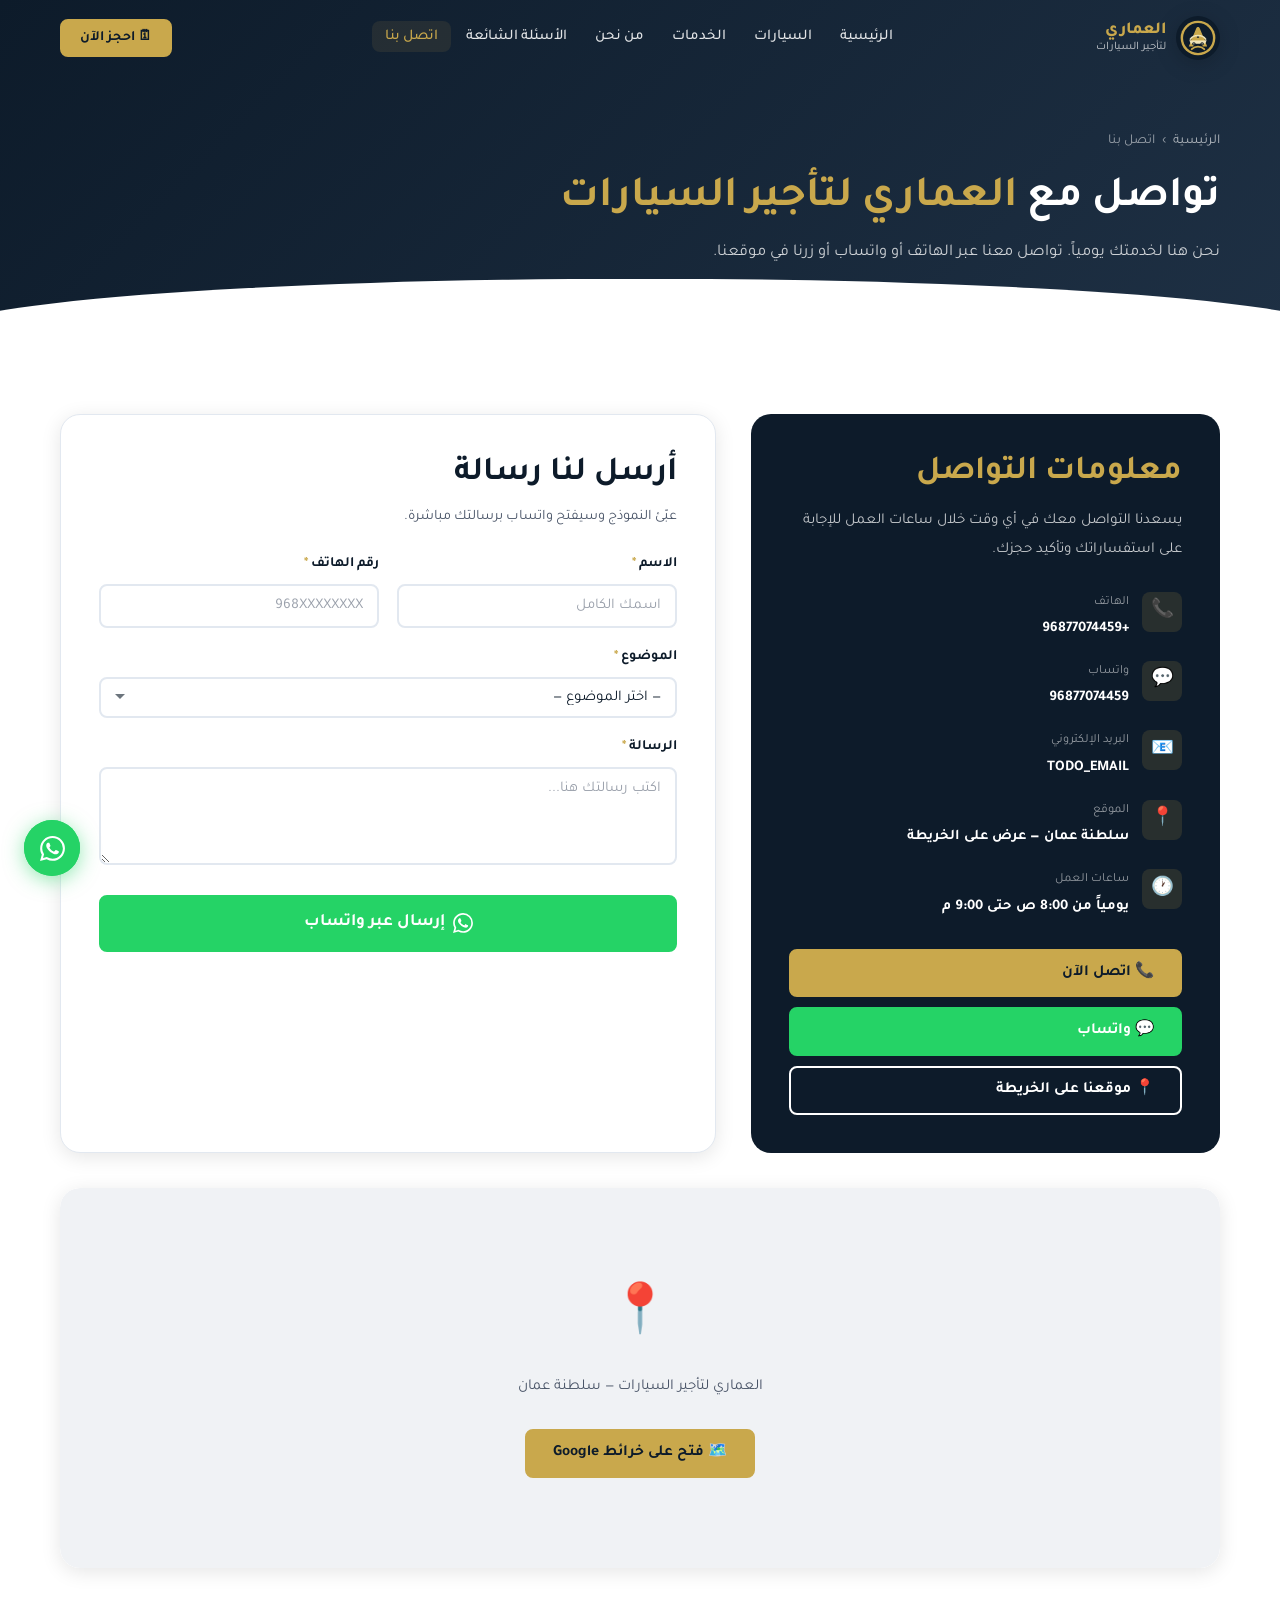
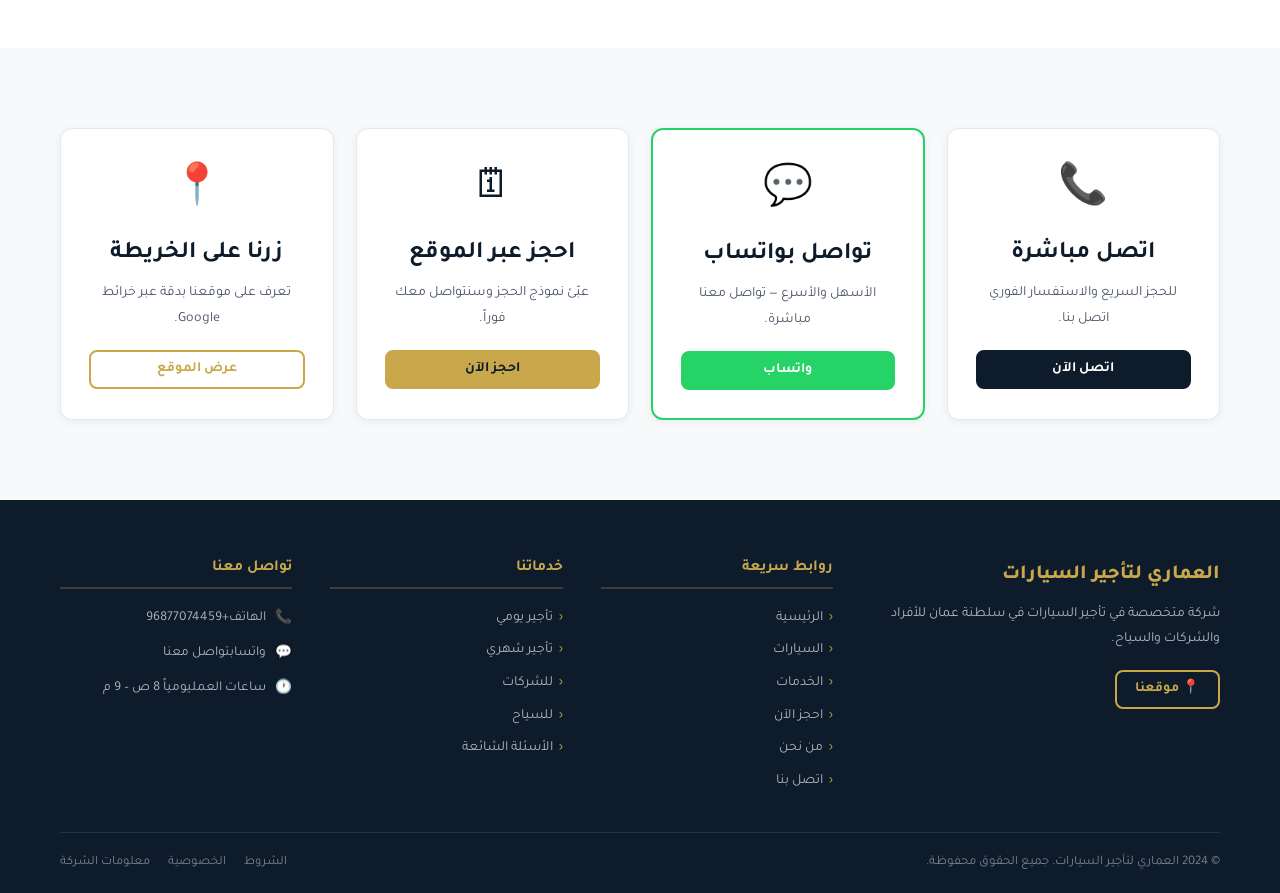
<file: fawaz/contact.html>
<!DOCTYPE html>
<html lang="ar" dir="rtl">
<head>
  <meta charset="UTF-8">
  <meta name="viewport" content="width=device-width, initial-scale=1.0">
  <title>اتصل بنا | العماري لتأجير السيارات في عمان</title>
  <meta name="description" content="تواصل مع العماري لتأجير السيارات في عمان — هاتف، واتساب، وخريطة الموقع. نحن هنا لخدمتك يومياً.">
  <meta name="robots" content="index, follow">
  <link rel="canonical" href="TODO_WEBSITE_URL/contact.html">
  <meta property="og:title" content="اتصل بنا — العماري لتأجير السيارات">
  <meta property="og:url"   content="TODO_WEBSITE_URL/contact.html">
    <link rel="icon" type="image/svg+xml" href="assets/logo.svg">
  <link rel="stylesheet" href="css/style.css">
  <script type="application/ld+json">
  [
    {"@context":"https://schema.org","@type":"BreadcrumbList","itemListElement":[
      {"@type":"ListItem","position":1,"name":"الرئيسية","item":"TODO_WEBSITE_URL"},
      {"@type":"ListItem","position":2,"name":"اتصل بنا","item":"TODO_WEBSITE_URL/contact.html"}
    ]},
    {
      "@context":"https://schema.org",
      "@type":"ContactPage",
      "name":"تواصل مع العماري لتأجير السيارات",
      "url":"TODO_WEBSITE_URL/contact.html",
      "mainEntity":{
        "@type":"AutoRental",
        "name":"العماري لتأجير السيارات",
        "telephone":"+96877074459",
        "address":{"@type":"PostalAddress","addressCountry":"OM","addressRegion":"مسقط"},
        "sameAs":["https://maps.app.goo.gl/ahwhJKdvhMWxH1zr6"]
      }
    }
  ]
  </script>
</head>
<body>

<nav class="navbar scrolled" id="navbar">
  <div class="container">
    <div class="navbar-inner">
      <a href="index.html" class="navbar-brand">
        <img class="brand-logo" src="assets/logo.svg" alt="العماري لتأجير السيارات">
        <div class="brand-text"><span class="brand-name-nav">العماري</span><span class="brand-sub-nav">لتأجير السيارات</span></div>
      </a>
      <ul class="nav-menu" id="navMenu">
        <li><a href="index.html"    class="nav-link">الرئيسية</a></li>
        <li><a href="fleet.html"    class="nav-link">السيارات</a></li>
        <li><a href="services.html" class="nav-link">الخدمات</a></li>
        <li><a href="about.html"    class="nav-link">من نحن</a></li>
        <li><a href="faq.html"      class="nav-link">الأسئلة الشائعة</a></li>
        <li><a href="contact.html"  class="nav-link active">اتصل بنا</a></li>
      </ul>
      <div class="nav-cta"><a href="booking.html" class="btn btn-primary btn-sm">🗓 احجز الآن</a></div>
      <button class="hamburger" id="hamburger" aria-label="القائمة"><span></span><span></span><span></span></button>
    </div>
  </div>
</nav>
<div class="menu-overlay" id="menuOverlay"></div>

<div class="page-header">
  <div class="container page-header-inner">
    <nav class="breadcrumb"><a href="index.html">الرئيسية</a><span class="breadcrumb-sep">›</span><span>اتصل بنا</span></nav>
    <h1>تواصل مع <span>العماري لتأجير السيارات</span></h1>
    <p>نحن هنا لخدمتك يومياً. تواصل معنا عبر الهاتف أو واتساب أو زرنا في موقعنا.</p>
  </div>
</div>

<section class="section">
  <div class="container">
    <div class="contact-grid">
      <!-- Contact Info -->
      <div class="contact-info-card fade-up">
        <h2>معلومات التواصل</h2>
        <p>يسعدنا التواصل معك في أي وقت خلال ساعات العمل للإجابة على استفساراتك وتأكيد حجزك.</p>
        <div class="contact-items">
          <div class="contact-item">
            <div class="c-icon">📞</div>
            <div class="c-text">
              <span>الهاتف</span>
              <a href="tel:+96877074459"><strong>+96877074459</strong></a>
            </div>
          </div>
          <div class="contact-item">
            <div class="c-icon">💬</div>
            <div class="c-text">
              <span>واتساب</span>
              <a href="#" data-whatsapp-link target="_blank" rel="noopener noreferrer"><strong>96877074459</strong></a>
            </div>
          </div>
          <div class="contact-item">
            <div class="c-icon">📧</div>
            <div class="c-text">
              <span>البريد الإلكتروني</span>
              <a href="mailto:TODO_EMAIL"><strong>TODO_EMAIL</strong></a>
            </div>
          </div>
          <div class="contact-item">
            <div class="c-icon">📍</div>
            <div class="c-text">
              <span>الموقع</span>
              <a href="https://maps.app.goo.gl/ahwhJKdvhMWxH1zr6" target="_blank"><strong>سلطنة عمان — عرض على الخريطة</strong></a>
            </div>
          </div>
          <div class="contact-item">
            <div class="c-icon">🕐</div>
            <div class="c-text">
              <span>ساعات العمل</span>
              <strong>يومياً من 8:00 ص حتى 9:00 م</strong>
            </div>
          </div>
        </div>
        <div class="contact-btns">
          <a href="tel:+96877074459" class="btn btn-primary">📞 اتصل الآن</a>
          <a href="#" data-whatsapp-link data-whatsapp-message="مرحبا، أريد الاستفسار عن تأجير سيارة من العماري" target="_blank" class="btn btn-whatsapp" rel="noopener noreferrer">💬 واتساب</a>
          <a href="https://maps.app.goo.gl/ahwhJKdvhMWxH1zr6" target="_blank" class="btn btn-secondary">📍 موقعنا على الخريطة</a>
        </div>
      </div>

      <!-- Contact Form -->
      <div class="contact-form-card fade-left">
        <h2 style="margin-bottom:8px">أرسل لنا رسالة</h2>
        <p style="margin-bottom:22px;font-size:0.9rem">عبّئ النموذج وسيفتح واتساب برسالتك مباشرة.</p>
        <form id="contactForm">
          <div class="form-row">
            <div class="form-group">
              <label class="form-label" for="c-name">الاسم <span class="req">*</span></label>
              <input id="c-name" class="form-control" type="text" placeholder="اسمك الكامل" required>
            </div>
            <div class="form-group">
              <label class="form-label" for="c-phone">رقم الهاتف <span class="req">*</span></label>
              <input id="c-phone" class="form-control" type="tel" placeholder="968XXXXXXXX" required>
            </div>
          </div>
          <div class="form-group">
            <label class="form-label" for="c-subject">الموضوع <span class="req">*</span></label>
            <select id="c-subject" class="form-control" required>
              <option value="">— اختر الموضوع —</option>
              <option>استفسار عن سيارة</option>
              <option>استفسار عن السعر</option>
              <option>تأجير للشركات</option>
              <option>تأجير للسياح</option>
              <option>شكوى أو ملاحظة</option>
              <option>أخرى</option>
            </select>
          </div>
          <div class="form-group">
            <label class="form-label" for="c-message">الرسالة <span class="req">*</span></label>
            <textarea id="c-message" class="form-control" rows="4" placeholder="اكتب رسالتك هنا..." required></textarea>
          </div>
          <button type="submit" class="btn btn-whatsapp btn-full btn-lg">
            <svg width="20" height="20" viewBox="0 0 24 24" fill="white"><path d="M17.472 14.382c-.297-.149-1.758-.867-2.03-.967-.273-.099-.471-.148-.67.15-.197.297-.767.966-.94 1.164-.173.199-.347.223-.644.075-.297-.15-1.255-.463-2.39-1.475-.883-.788-1.48-1.761-1.653-2.059-.173-.297-.018-.458.13-.606.134-.133.298-.347.446-.52.149-.174.198-.298.298-.497.099-.198.05-.371-.025-.52-.075-.149-.669-1.612-.916-2.207-.242-.579-.487-.5-.669-.51-.173-.008-.371-.01-.57-.01-.198 0-.52.074-.792.372-.272.297-1.04 1.016-1.04 2.479 0 1.462 1.065 2.875 1.213 3.074.149.198 2.096 3.2 5.077 4.487.709.306 1.262.489 1.694.625.712.227 1.36.195 1.871.118.571-.085 1.758-.719 2.006-1.413.248-.694.248-1.289.173-1.413-.074-.124-.272-.198-.57-.347m-5.421 7.403h-.004a9.87 9.87 0 01-5.031-1.378l-.361-.214-3.741.982.998-3.648-.235-.374a9.86 9.86 0 01-1.51-5.26c.001-5.45 4.436-9.884 9.888-9.884 2.64 0 5.122 1.03 6.988 2.898a9.825 9.825 0 012.893 6.994c-.003 5.45-4.437 9.884-9.885 9.884m8.413-18.297A11.815 11.815 0 0012.05 0C5.495 0 .16 5.335.157 11.892c0 2.096.547 4.142 1.588 5.945L.057 24l6.305-1.654a11.882 11.882 0 005.683 1.448h.005c6.554 0 11.89-5.335 11.893-11.893a11.821 11.821 0 00-3.48-8.413z"/></svg>
            إرسال عبر واتساب
          </button>
        </form>
      </div>
    </div>

    <!-- Map -->
    <div class="map-container fade-up">
      <div class="map-placeholder">
        <div class="map-icon">📍</div>
        <p>العماري لتأجير السيارات — سلطنة عمان</p>
        <a href="https://maps.app.goo.gl/ahwhJKdvhMWxH1zr6" target="_blank" class="btn btn-primary" style="margin-top:14px">
          🗺️ فتح على خرائط Google
        </a>
      </div>
    </div>
  </div>
</section>

<!-- Quick Action -->
<section class="section section-bg">
  <div class="container">
    <div style="display:grid;grid-template-columns:repeat(auto-fit,minmax(220px,1fr));gap:22px" class="fade-up">
      <div style="background:var(--white);border-radius:var(--radius-md);padding:28px;text-align:center;box-shadow:var(--shadow-sm);border:1px solid var(--border)">
        <div style="font-size:2.5rem;margin-bottom:14px">📞</div>
        <h3 style="margin-bottom:10px">اتصل مباشرة</h3>
        <p style="font-size:0.88rem;margin-bottom:18px">للحجز السريع والاستفسار الفوري اتصل بنا.</p>
        <a href="tel:+96877074459" class="btn btn-navy btn-sm btn-full">اتصل الآن</a>
      </div>
      <div style="background:var(--white);border-radius:var(--radius-md);padding:28px;text-align:center;box-shadow:var(--shadow-sm);border:2px solid #25D366">
        <div style="font-size:2.5rem;margin-bottom:14px">💬</div>
        <h3 style="margin-bottom:10px">تواصل بواتساب</h3>
        <p style="font-size:0.88rem;margin-bottom:18px">الأسهل والأسرع — تواصل معنا مباشرة.</p>
        <a href="#" data-whatsapp-link target="_blank" class="btn btn-whatsapp btn-sm btn-full" rel="noopener noreferrer">واتساب</a>
      </div>
      <div style="background:var(--white);border-radius:var(--radius-md);padding:28px;text-align:center;box-shadow:var(--shadow-sm);border:1px solid var(--border)">
        <div style="font-size:2.5rem;margin-bottom:14px">🗓</div>
        <h3 style="margin-bottom:10px">احجز عبر الموقع</h3>
        <p style="font-size:0.88rem;margin-bottom:18px">عبّئ نموذج الحجز وسنتواصل معك فوراً.</p>
        <a href="booking.html" class="btn btn-primary btn-sm btn-full">احجز الآن</a>
      </div>
      <div style="background:var(--white);border-radius:var(--radius-md);padding:28px;text-align:center;box-shadow:var(--shadow-sm);border:1px solid var(--border)">
        <div style="font-size:2.5rem;margin-bottom:14px">📍</div>
        <h3 style="margin-bottom:10px">زرنا على الخريطة</h3>
        <p style="font-size:0.88rem;margin-bottom:18px">تعرف على موقعنا بدقة عبر خرائط Google.</p>
        <a href="https://maps.app.goo.gl/ahwhJKdvhMWxH1zr6" target="_blank" class="btn btn-outline-gold btn-sm btn-full">عرض الموقع</a>
      </div>
    </div>
  </div>
</section>

<footer>
  <div class="container">
    <div class="footer-grid">
      <div class="footer-brand"><span class="footer-brand-name">العماري لتأجير السيارات</span><p>شركة متخصصة في تأجير السيارات في سلطنة عمان للأفراد والشركات والسياح.</p><a href="https://maps.app.goo.gl/ahwhJKdvhMWxH1zr6" target="_blank" class="btn btn-outline-gold btn-sm">📍 موقعنا</a></div>
      <div class="footer-col"><h4>روابط سريعة</h4><nav class="footer-links"><a href="index.html">الرئيسية</a><a href="fleet.html">السيارات</a><a href="services.html">الخدمات</a><a href="booking.html">احجز الآن</a><a href="about.html">من نحن</a><a href="contact.html">اتصل بنا</a></nav></div>
      <div class="footer-col"><h4>خدماتنا</h4><nav class="footer-links"><a href="services.html">تأجير يومي</a><a href="services.html">تأجير شهري</a><a href="corporate.html">للشركات</a><a href="tourist.html">للسياح</a><a href="faq.html">الأسئلة الشائعة</a></nav></div>
      <div class="footer-col"><h4>تواصل معنا</h4><div class="footer-contact-items"><div class="footer-contact-item"><span class="fi">📞</span><div><span>الهاتف</span><a href="tel:+96877074459">+96877074459</a></div></div><div class="footer-contact-item"><span class="fi">💬</span><div><span>واتساب</span><a href="#" data-whatsapp-link target="_blank" rel="noopener noreferrer">تواصل معنا</a></div></div><div class="footer-contact-item"><span class="fi">🕐</span><div><span>ساعات العمل</span><span>يومياً 8 ص – 9 م</span></div></div></div></div>
    </div>
    <div class="footer-bottom"><p>© 2024 العماري لتأجير السيارات. جميع الحقوق محفوظة.</p><div class="footer-bottom-links"><a href="terms.html">الشروط</a><a href="privacy.html">الخصوصية</a><a href="company-information.html">معلومات الشركة</a></div></div>
  </div>
</footer>
<div class="whatsapp-float"><span class="wa-tooltip">واتساب</span><a href="#" data-whatsapp-link target="_blank" class="wa-btn" aria-label="واتساب" rel="noopener noreferrer"><svg width="25" height="25" viewBox="0 0 24 24" fill="white"><path d="M17.472 14.382c-.297-.149-1.758-.867-2.03-.967-.273-.099-.471-.148-.67.15-.197.297-.767.966-.94 1.164-.173.199-.347.223-.644.075-.297-.15-1.255-.463-2.39-1.475-.883-.788-1.48-1.761-1.653-2.059-.173-.297-.018-.458.13-.606.134-.133.298-.347.446-.52.149-.174.198-.298.298-.497.099-.198.05-.371-.025-.52-.075-.149-.669-1.612-.916-2.207-.242-.579-.487-.5-.669-.51-.173-.008-.371-.01-.57-.01-.198 0-.52.074-.792.372-.272.297-1.04 1.016-1.04 2.479 0 1.462 1.065 2.875 1.213 3.074.149.198 2.096 3.2 5.077 4.487.709.306 1.262.489 1.694.625.712.227 1.36.195 1.871.118.571-.085 1.758-.719 2.006-1.413.248-.694.248-1.289.173-1.413-.074-.124-.272-.198-.57-.347m-5.421 7.403h-.004a9.87 9.87 0 01-5.031-1.378l-.361-.214-3.741.982.998-3.648-.235-.374a9.86 9.86 0 01-1.51-5.26c.001-5.45 4.436-9.884 9.888-9.884 2.64 0 5.122 1.03 6.988 2.898a9.825 9.825 0 012.893 6.994c-.003 5.45-4.437 9.884-9.885 9.884m8.413-18.297A11.815 11.815 0 0012.05 0C5.495 0 .16 5.335.157 11.892c0 2.096.547 4.142 1.588 5.945L.057 24l6.305-1.654a11.882 11.882 0 005.683 1.448h.005c6.554 0 11.89-5.335 11.893-11.893a11.821 11.821 0 00-3.48-8.413z"/></svg></a></div>
<script src="js/main.js"></script>
</body>
</html>
</file>
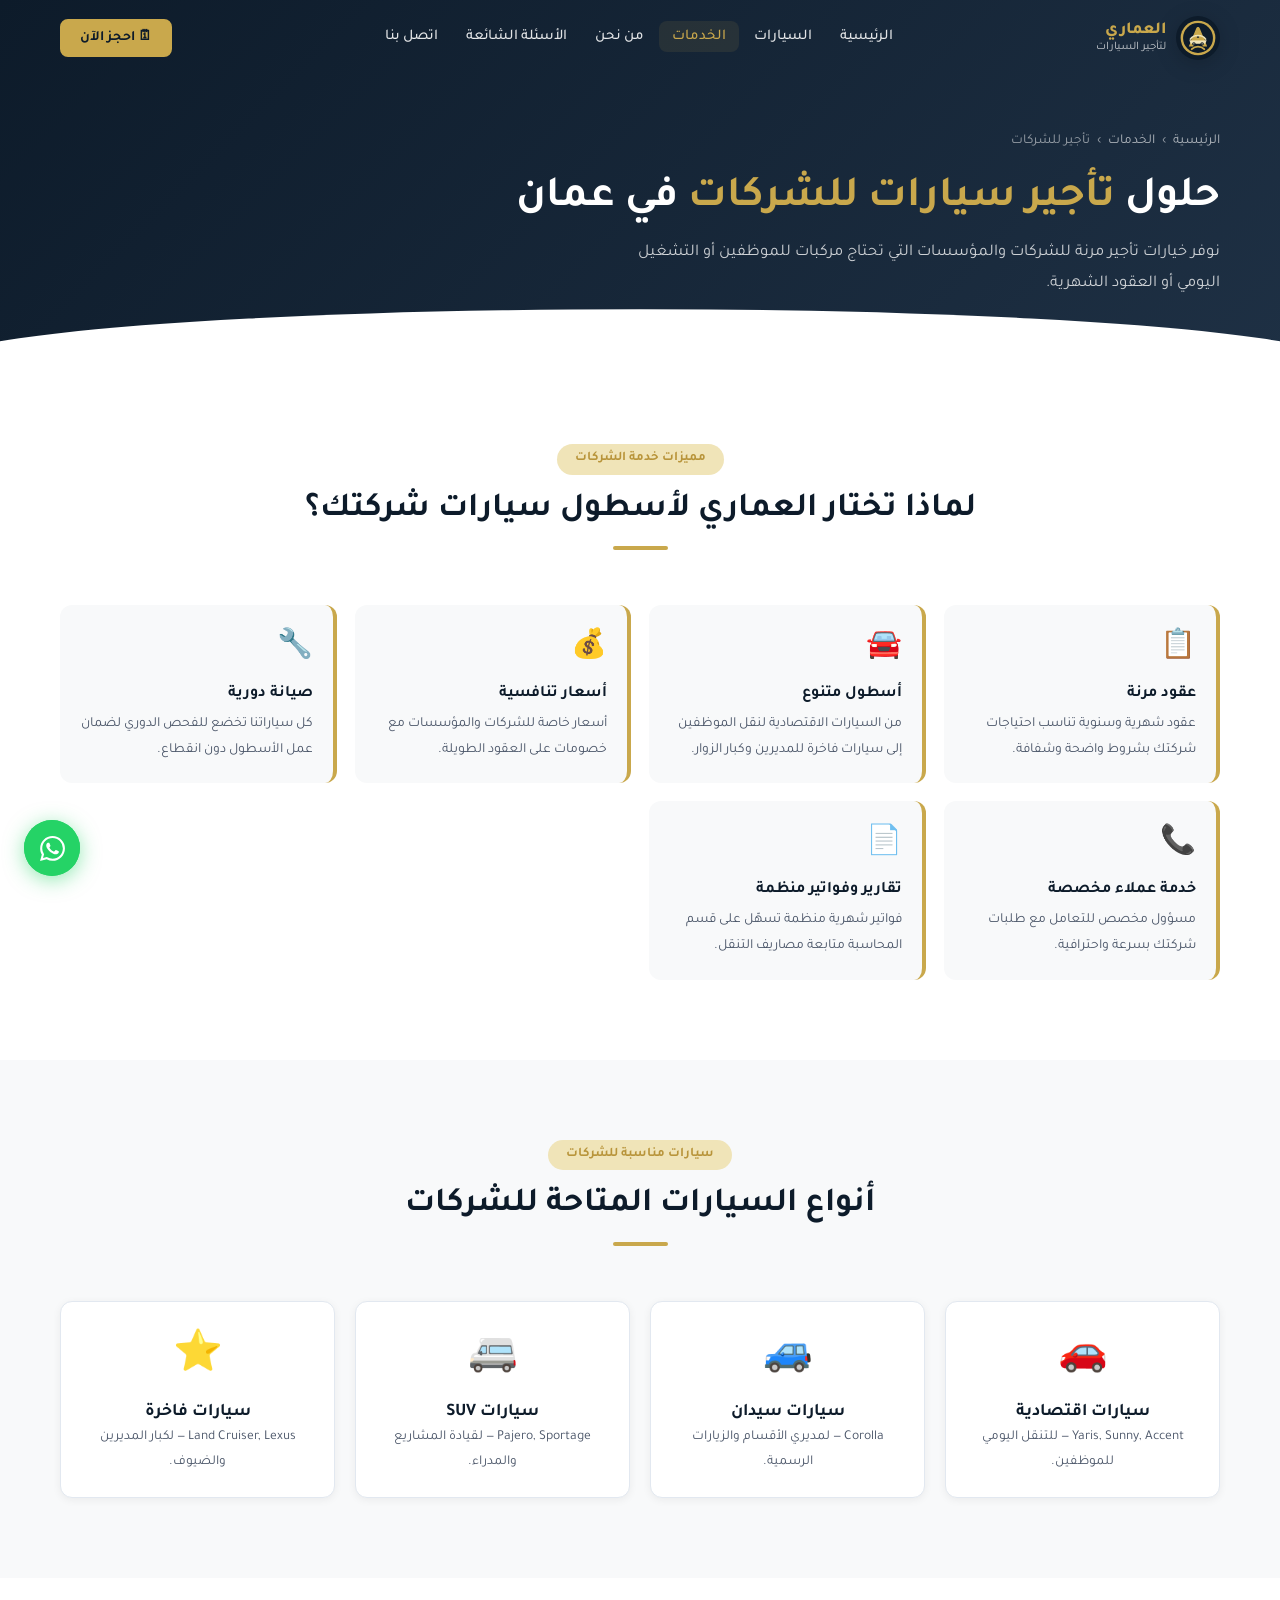
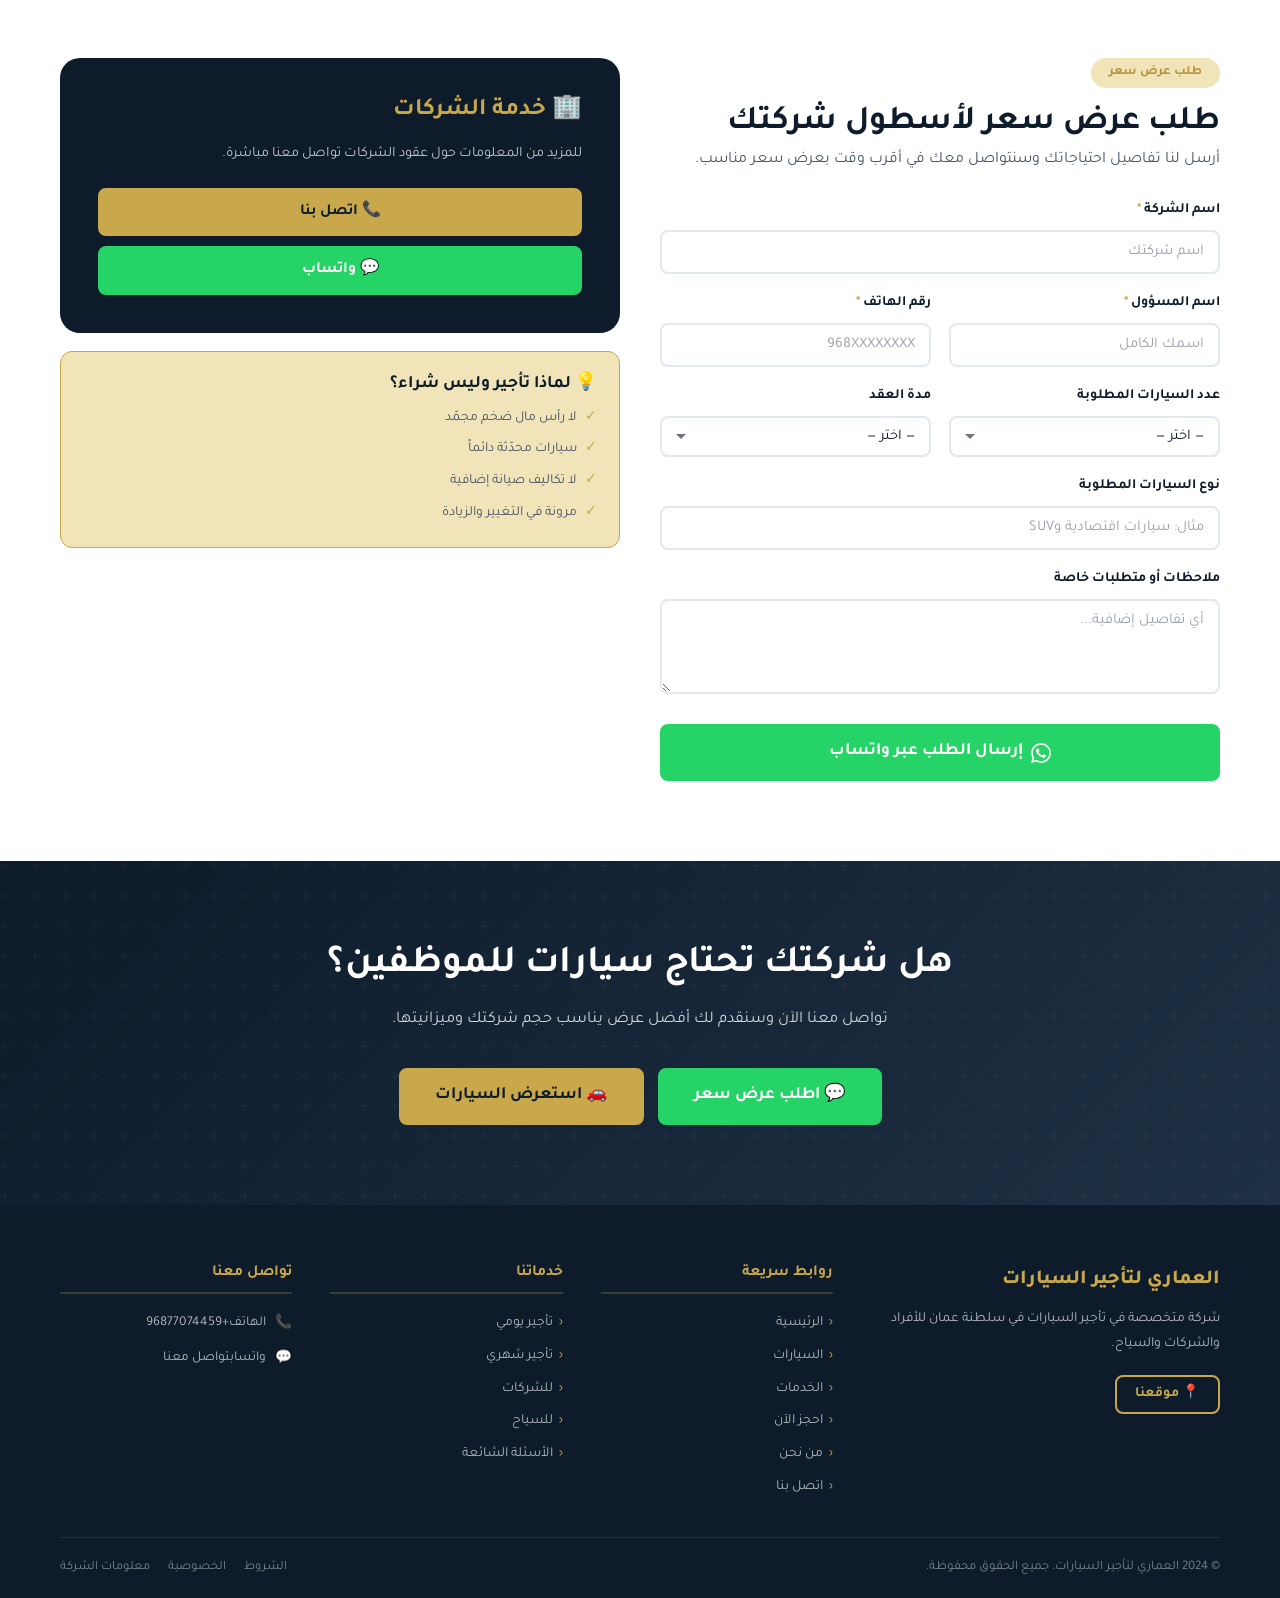
<file: fawaz/corporate.html>
<!DOCTYPE html>
<html lang="ar" dir="rtl">
<head>
  <meta charset="UTF-8">
  <meta name="viewport" content="width=device-width, initial-scale=1.0">
  <title>تأجير سيارات للشركات في عمان | العماري لتأجير السيارات</title>
  <meta name="description" content="حلول تأجير سيارات للشركات في سلطنة عمان من العماري — عقود مرنة، سيارات متنوعة، خدمة احترافية. Corporate car rental Oman.">
  <meta name="keywords" content="تأجير سيارات للشركات عمان, Corporate car rental Oman, تأجير أسطول سيارات عمان">
  <meta name="robots" content="index, follow">
  <link rel="canonical" href="TODO_WEBSITE_URL/corporate.html">
    <link rel="icon" type="image/svg+xml" href="assets/logo.svg">
  <link rel="stylesheet" href="css/style.css">
</head>
<body>

<nav class="navbar scrolled" id="navbar">
  <div class="container">
    <div class="navbar-inner">
      <a href="index.html" class="navbar-brand">
        <img class="brand-logo" src="assets/logo.svg" alt="العماري لتأجير السيارات">
        <div class="brand-text"><span class="brand-name-nav">العماري</span><span class="brand-sub-nav">لتأجير السيارات</span></div>
      </a>
      <ul class="nav-menu" id="navMenu">
        <li><a href="index.html"    class="nav-link">الرئيسية</a></li>
        <li><a href="fleet.html"    class="nav-link">السيارات</a></li>
        <li><a href="services.html" class="nav-link active">الخدمات</a></li>
        <li><a href="about.html"    class="nav-link">من نحن</a></li>
        <li><a href="faq.html"      class="nav-link">الأسئلة الشائعة</a></li>
        <li><a href="contact.html"  class="nav-link">اتصل بنا</a></li>
      </ul>
      <div class="nav-cta"><a href="booking.html" class="btn btn-primary btn-sm">🗓 احجز الآن</a></div>
      <button class="hamburger" id="hamburger" aria-label="القائمة"><span></span><span></span><span></span></button>
    </div>
  </div>
</nav>
<div class="menu-overlay" id="menuOverlay"></div>

<div class="page-header">
  <div class="container page-header-inner">
    <nav class="breadcrumb"><a href="index.html">الرئيسية</a><span class="breadcrumb-sep">›</span><a href="services.html">الخدمات</a><span class="breadcrumb-sep">›</span><span>تأجير للشركات</span></nav>
    <h1>حلول <span>تأجير سيارات للشركات</span> في عمان</h1>
    <p>نوفر خيارات تأجير مرنة للشركات والمؤسسات التي تحتاج مركبات للموظفين أو التشغيل اليومي أو العقود الشهرية.</p>
  </div>
</div>

<!-- Benefits -->
<section class="section">
  <div class="container">
    <div class="section-header fade-up">
      <span class="badge-pill">مميزات خدمة الشركات</span>
      <h2>لماذا تختار العماري لأسطول سيارات شركتك؟</h2>
      <div class="divider"></div>
    </div>
    <div class="corp-benefits">
      <div class="corp-benefit fade-up delay-1">
        <div style="font-size:1.8rem;margin-bottom:10px">📋</div>
        <h4>عقود مرنة</h4>
        <p>عقود شهرية وسنوية تناسب احتياجات شركتك بشروط واضحة وشفافة.</p>
      </div>
      <div class="corp-benefit fade-up delay-2">
        <div style="font-size:1.8rem;margin-bottom:10px">🚘</div>
        <h4>أسطول متنوع</h4>
        <p>من السيارات الاقتصادية لنقل الموظفين إلى سيارات فاخرة للمديرين وكبار الزوار.</p>
      </div>
      <div class="corp-benefit fade-up delay-3">
        <div style="font-size:1.8rem;margin-bottom:10px">💰</div>
        <h4>أسعار تنافسية</h4>
        <p>أسعار خاصة للشركات والمؤسسات مع خصومات على العقود الطويلة.</p>
      </div>
      <div class="corp-benefit fade-up delay-4">
        <div style="font-size:1.8rem;margin-bottom:10px">🔧</div>
        <h4>صيانة دورية</h4>
        <p>كل سياراتنا تخضع للفحص الدوري لضمان عمل الأسطول دون انقطاع.</p>
      </div>
      <div class="corp-benefit fade-up delay-1">
        <div style="font-size:1.8rem;margin-bottom:10px">📞</div>
        <h4>خدمة عملاء مخصصة</h4>
        <p>مسؤول مخصص للتعامل مع طلبات شركتك بسرعة واحترافية.</p>
      </div>
      <div class="corp-benefit fade-up delay-2">
        <div style="font-size:1.8rem;margin-bottom:10px">📄</div>
        <h4>تقارير وفواتير منظمة</h4>
        <p>فواتير شهرية منظمة تسهّل على قسم المحاسبة متابعة مصاريف التنقل.</p>
      </div>
    </div>
  </div>
</section>

<!-- Fleet Options -->
<section class="section section-bg">
  <div class="container">
    <div class="section-header fade-up">
      <span class="badge-pill">سيارات مناسبة للشركات</span>
      <h2>أنواع السيارات المتاحة للشركات</h2>
      <div class="divider"></div>
    </div>
    <div style="display:grid;grid-template-columns:repeat(auto-fit,minmax(220px,1fr));gap:20px" class="fade-up">
      <div style="background:var(--white);border-radius:var(--radius-md);padding:22px;text-align:center;box-shadow:var(--shadow-sm);border:1px solid var(--border)">
        <div style="font-size:2.5rem;margin-bottom:10px">🚗</div>
        <h4>سيارات اقتصادية</h4>
        <p style="font-size:0.85rem">Yaris, Sunny, Accent — للتنقل اليومي للموظفين.</p>
      </div>
      <div style="background:var(--white);border-radius:var(--radius-md);padding:22px;text-align:center;box-shadow:var(--shadow-sm);border:1px solid var(--border)">
        <div style="font-size:2.5rem;margin-bottom:10px">🚙</div>
        <h4>سيارات سيدان</h4>
        <p style="font-size:0.85rem">Corolla — لمديري الأقسام والزيارات الرسمية.</p>
      </div>
      <div style="background:var(--white);border-radius:var(--radius-md);padding:22px;text-align:center;box-shadow:var(--shadow-sm);border:1px solid var(--border)">
        <div style="font-size:2.5rem;margin-bottom:10px">🚐</div>
        <h4>سيارات SUV</h4>
        <p style="font-size:0.85rem">Pajero, Sportage — لقيادة المشاريع والمدراء.</p>
      </div>
      <div style="background:var(--white);border-radius:var(--radius-md);padding:22px;text-align:center;box-shadow:var(--shadow-sm);border:1px solid var(--border)">
        <div style="font-size:2.5rem;margin-bottom:10px">⭐</div>
        <h4>سيارات فاخرة</h4>
        <p style="font-size:0.85rem">Land Cruiser, Lexus — لكبار المديرين والضيوف.</p>
      </div>
    </div>
  </div>
</section>

<!-- Quote Form -->
<section class="section">
  <div class="container">
    <div style="display:grid;grid-template-columns:1fr 1fr;gap:40px;align-items:start">
      <div class="fade-up">
        <span class="badge-pill">طلب عرض سعر</span>
        <h2>طلب عرض سعر لأسطول شركتك</h2>
        <p style="margin-bottom:24px">أرسل لنا تفاصيل احتياجاتك وسنتواصل معك في أقرب وقت بعرض سعر مناسب.</p>
        <form id="corporateForm">
          <div class="form-group">
            <label class="form-label" for="co-company">اسم الشركة <span class="req">*</span></label>
            <input id="co-company" class="form-control" type="text" placeholder="اسم شركتك" required>
          </div>
          <div class="form-row">
            <div class="form-group">
              <label class="form-label" for="co-person">اسم المسؤول <span class="req">*</span></label>
              <input id="co-person" class="form-control" type="text" placeholder="اسمك الكامل" required>
            </div>
            <div class="form-group">
              <label class="form-label" for="co-phone">رقم الهاتف <span class="req">*</span></label>
              <input id="co-phone" class="form-control" type="tel" placeholder="968XXXXXXXX" required>
            </div>
          </div>
          <div class="form-row">
            <div class="form-group">
              <label class="form-label" for="co-count">عدد السيارات المطلوبة</label>
              <select id="co-count" class="form-control">
                <option value="">— اختر —</option>
                <option>1 سيارة</option>
                <option>2-5 سيارات</option>
                <option>5-10 سيارات</option>
                <option>أكثر من 10</option>
              </select>
            </div>
            <div class="form-group">
              <label class="form-label" for="co-period">مدة العقد</label>
              <select id="co-period" class="form-control">
                <option value="">— اختر —</option>
                <option>شهر واحد</option>
                <option>3 أشهر</option>
                <option>6 أشهر</option>
                <option>سنة</option>
              </select>
            </div>
          </div>
          <div class="form-group">
            <label class="form-label" for="co-cartype">نوع السيارات المطلوبة</label>
            <input id="co-cartype" class="form-control" type="text" placeholder="مثال: سيارات اقتصادية وSUV">
          </div>
          <div class="form-group">
            <label class="form-label" for="co-notes">ملاحظات أو متطلبات خاصة</label>
            <textarea id="co-notes" class="form-control" rows="3" placeholder="أي تفاصيل إضافية..."></textarea>
          </div>
          <button type="submit" class="btn btn-whatsapp btn-full btn-lg">
            <svg width="20" height="20" viewBox="0 0 24 24" fill="white"><path d="M17.472 14.382c-.297-.149-1.758-.867-2.03-.967-.273-.099-.471-.148-.67.15-.197.297-.767.966-.94 1.164-.173.199-.347.223-.644.075-.297-.15-1.255-.463-2.39-1.475-.883-.788-1.48-1.761-1.653-2.059-.173-.297-.018-.458.13-.606.134-.133.298-.347.446-.52.149-.174.198-.298.298-.497.099-.198.05-.371-.025-.52-.075-.149-.669-1.612-.916-2.207-.242-.579-.487-.5-.669-.51-.173-.008-.371-.01-.57-.01-.198 0-.52.074-.792.372-.272.297-1.04 1.016-1.04 2.479 0 1.462 1.065 2.875 1.213 3.074.149.198 2.096 3.2 5.077 4.487.709.306 1.262.489 1.694.625.712.227 1.36.195 1.871.118.571-.085 1.758-.719 2.006-1.413.248-.694.248-1.289.173-1.413-.074-.124-.272-.198-.57-.347m-5.421 7.403h-.004a9.87 9.87 0 01-5.031-1.378l-.361-.214-3.741.982.998-3.648-.235-.374a9.86 9.86 0 01-1.51-5.26c.001-5.45 4.436-9.884 9.888-9.884 2.64 0 5.122 1.03 6.988 2.898a9.825 9.825 0 012.893 6.994c-.003 5.45-4.437 9.884-9.885 9.884m8.413-18.297A11.815 11.815 0 0012.05 0C5.495 0 .16 5.335.157 11.892c0 2.096.547 4.142 1.588 5.945L.057 24l6.305-1.654a11.882 11.882 0 005.683 1.448h.005c6.554 0 11.89-5.335 11.893-11.893a11.821 11.821 0 00-3.48-8.413z"/></svg>
            إرسال الطلب عبر واتساب
          </button>
        </form>
      </div>
      <div style="display:flex;flex-direction:column;gap:18px" class="fade-left">
        <div class="contact-info-card">
          <h3 style="color:var(--gold);margin-bottom:14px">🏢 خدمة الشركات</h3>
          <p style="font-size:0.9rem;margin-bottom:20px">للمزيد من المعلومات حول عقود الشركات تواصل معنا مباشرة.</p>
          <div style="display:flex;flex-direction:column;gap:10px">
            <a href="tel:+96877074459" class="btn btn-primary btn-full">📞 اتصل بنا</a>
            <a href="#" data-whatsapp-link data-whatsapp-message="مرحبا، أريد الاستفسار عن تأجير سيارات للشركات" target="_blank" class="btn btn-whatsapp btn-full" rel="noopener noreferrer">💬 واتساب</a>
          </div>
        </div>
        <div style="background:var(--gold-light);border-radius:var(--radius-md);padding:22px;border:1px solid var(--gold)">
          <h4 style="margin-bottom:10px">💡 لماذا تأجير وليس شراء؟</h4>
          <ul style="display:flex;flex-direction:column;gap:8px">
            <li style="font-size:0.87rem;color:var(--text-secondary);display:flex;gap:8px"><span style="color:var(--gold)">✓</span> لا رأس مال ضخم مجمّد</li>
            <li style="font-size:0.87rem;color:var(--text-secondary);display:flex;gap:8px"><span style="color:var(--gold)">✓</span> سيارات محدّثة دائماً</li>
            <li style="font-size:0.87rem;color:var(--text-secondary);display:flex;gap:8px"><span style="color:var(--gold)">✓</span> لا تكاليف صيانة إضافية</li>
            <li style="font-size:0.87rem;color:var(--text-secondary);display:flex;gap:8px"><span style="color:var(--gold)">✓</span> مرونة في التغيير والزيادة</li>
          </ul>
        </div>
      </div>
    </div>
  </div>
</section>

<section class="cta-section">
  <div class="container"><div class="cta-inner fade-up">
    <h2>هل شركتك تحتاج سيارات للموظفين؟</h2>
    <p>تواصل معنا الآن وسنقدم لك أفضل عرض يناسب حجم شركتك وميزانيتها.</p>
    <div class="cta-actions">
      <a href="#" data-whatsapp-link data-whatsapp-message="مرحبا، أريد عرض سعر تأجير سيارات للشركات" target="_blank" class="btn btn-whatsapp btn-lg" rel="noopener noreferrer">💬 اطلب عرض سعر</a>
      <a href="fleet.html" class="btn btn-primary btn-lg">🚗 استعرض السيارات</a>
    </div>
  </div></div>
</section>

<footer>
  <div class="container">
    <div class="footer-grid">
      <div class="footer-brand"><span class="footer-brand-name">العماري لتأجير السيارات</span><p>شركة متخصصة في تأجير السيارات في سلطنة عمان للأفراد والشركات والسياح.</p><a href="https://maps.app.goo.gl/ahwhJKdvhMWxH1zr6" target="_blank" class="btn btn-outline-gold btn-sm">📍 موقعنا</a></div>
      <div class="footer-col"><h4>روابط سريعة</h4><nav class="footer-links"><a href="index.html">الرئيسية</a><a href="fleet.html">السيارات</a><a href="services.html">الخدمات</a><a href="booking.html">احجز الآن</a><a href="about.html">من نحن</a><a href="contact.html">اتصل بنا</a></nav></div>
      <div class="footer-col"><h4>خدماتنا</h4><nav class="footer-links"><a href="services.html">تأجير يومي</a><a href="services.html">تأجير شهري</a><a href="corporate.html">للشركات</a><a href="tourist.html">للسياح</a><a href="faq.html">الأسئلة الشائعة</a></nav></div>
      <div class="footer-col"><h4>تواصل معنا</h4><div class="footer-contact-items"><div class="footer-contact-item"><span class="fi">📞</span><div><span>الهاتف</span><a href="tel:+96877074459">+96877074459</a></div></div><div class="footer-contact-item"><span class="fi">💬</span><div><span>واتساب</span><a href="#" data-whatsapp-link target="_blank" rel="noopener noreferrer">تواصل معنا</a></div></div></div></div>
    </div>
    <div class="footer-bottom"><p>© 2024 العماري لتأجير السيارات. جميع الحقوق محفوظة.</p><div class="footer-bottom-links"><a href="terms.html">الشروط</a><a href="privacy.html">الخصوصية</a><a href="company-information.html">معلومات الشركة</a></div></div>
  </div>
</footer>
<div class="whatsapp-float"><span class="wa-tooltip">واتساب</span><a href="#" data-whatsapp-link target="_blank" class="wa-btn" aria-label="واتساب" rel="noopener noreferrer"><svg width="25" height="25" viewBox="0 0 24 24" fill="white"><path d="M17.472 14.382c-.297-.149-1.758-.867-2.03-.967-.273-.099-.471-.148-.67.15-.197.297-.767.966-.94 1.164-.173.199-.347.223-.644.075-.297-.15-1.255-.463-2.39-1.475-.883-.788-1.48-1.761-1.653-2.059-.173-.297-.018-.458.13-.606.134-.133.298-.347.446-.52.149-.174.198-.298.298-.497.099-.198.05-.371-.025-.52-.075-.149-.669-1.612-.916-2.207-.242-.579-.487-.5-.669-.51-.173-.008-.371-.01-.57-.01-.198 0-.52.074-.792.372-.272.297-1.04 1.016-1.04 2.479 0 1.462 1.065 2.875 1.213 3.074.149.198 2.096 3.2 5.077 4.487.709.306 1.262.489 1.694.625.712.227 1.36.195 1.871.118.571-.085 1.758-.719 2.006-1.413.248-.694.248-1.289.173-1.413-.074-.124-.272-.198-.57-.347m-5.421 7.403h-.004a9.87 9.87 0 01-5.031-1.378l-.361-.214-3.741.982.998-3.648-.235-.374a9.86 9.86 0 01-1.51-5.26c.001-5.45 4.436-9.884 9.888-9.884 2.64 0 5.122 1.03 6.988 2.898a9.825 9.825 0 012.893 6.994c-.003 5.45-4.437 9.884-9.885 9.884m8.413-18.297A11.815 11.815 0 0012.05 0C5.495 0 .16 5.335.157 11.892c0 2.096.547 4.142 1.588 5.945L.057 24l6.305-1.654a11.882 11.882 0 005.683 1.448h.005c6.554 0 11.89-5.335 11.893-11.893a11.821 11.821 0 00-3.48-8.413z"/></svg></a></div>
<script src="js/main.js"></script>
</body>
</html>
</file>
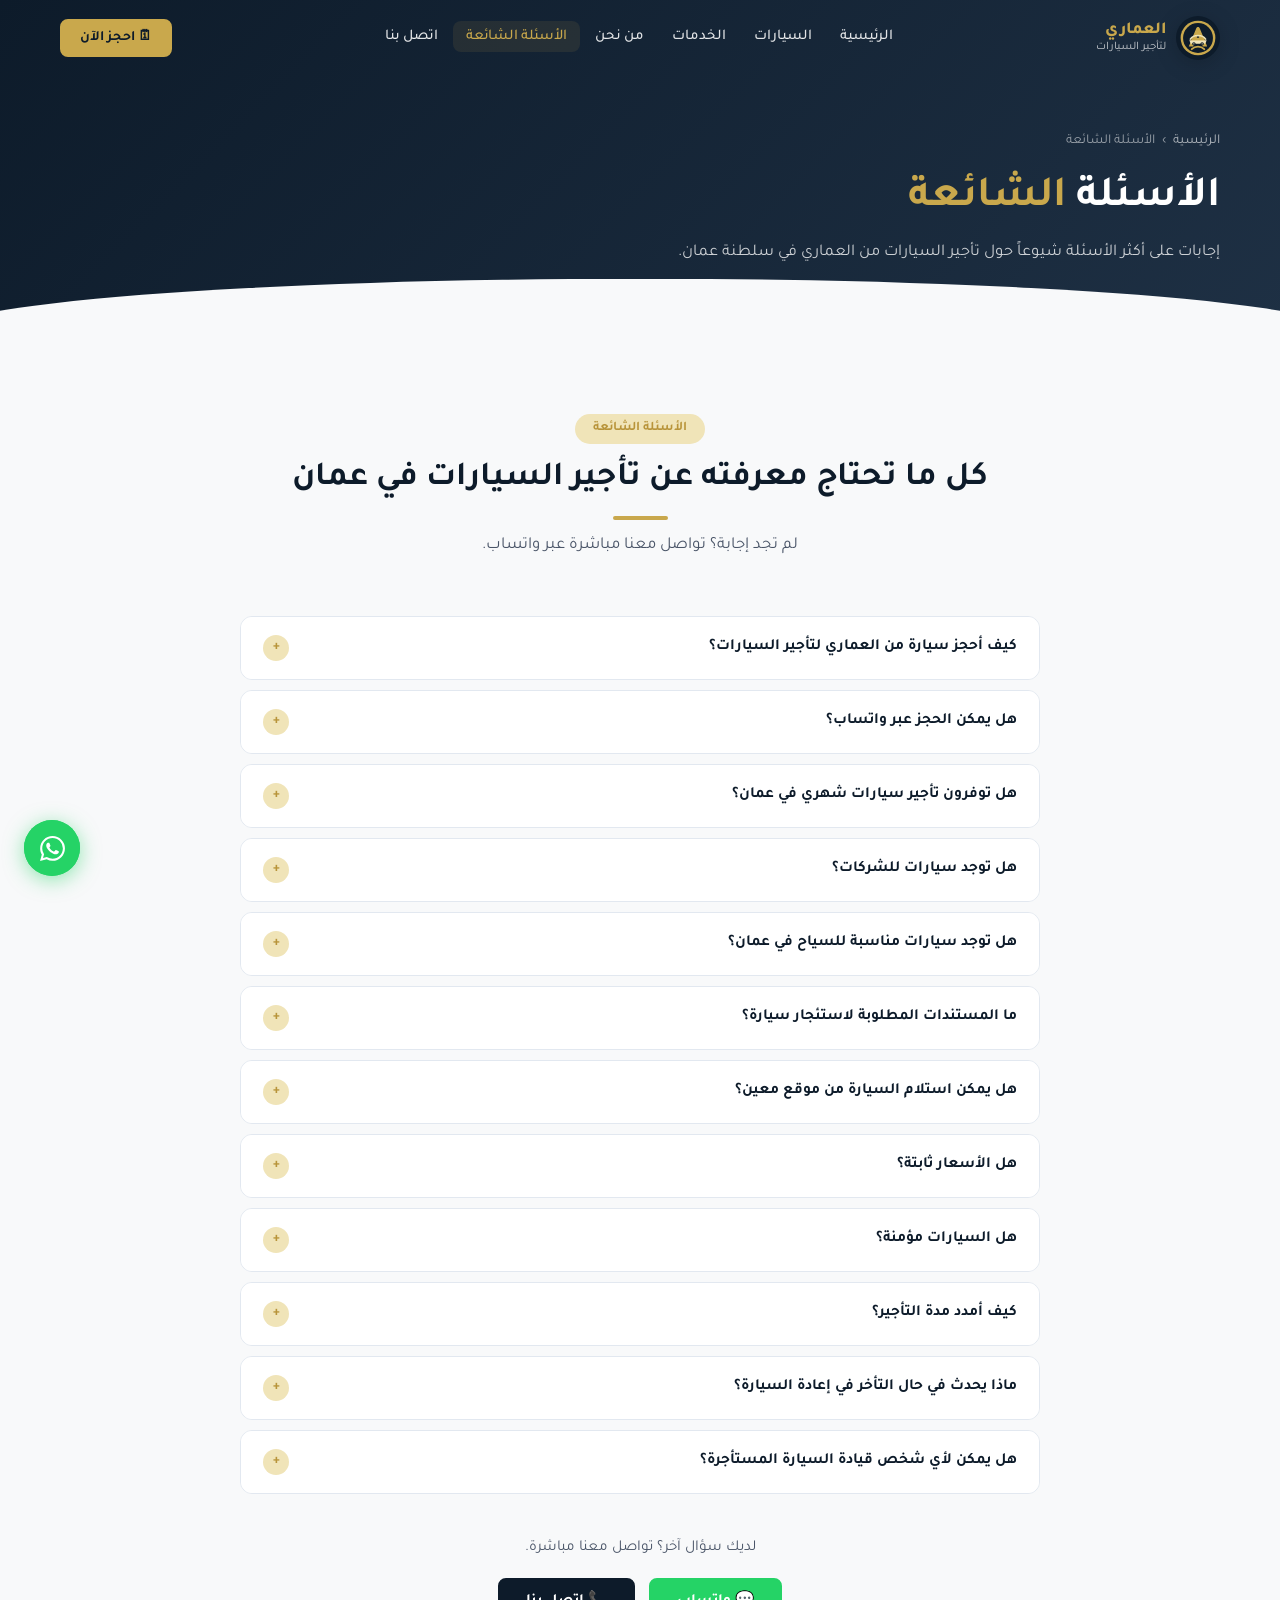
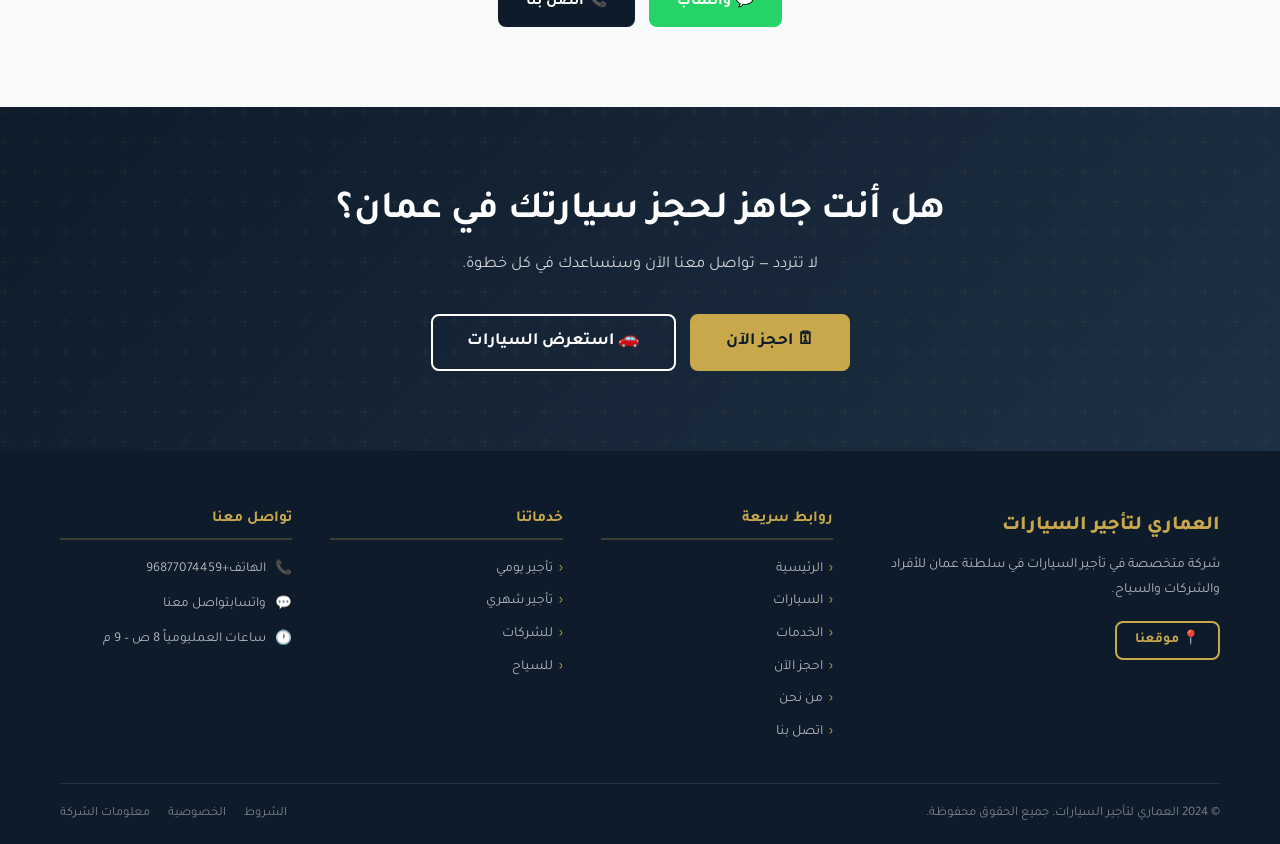
<file: fawaz/faq.html>
<!DOCTYPE html>
<html lang="ar" dir="rtl">
<head>
  <meta charset="UTF-8">
  <meta name="viewport" content="width=device-width, initial-scale=1.0">
  <title>الأسئلة الشائعة — تأجير سيارات في عمان | العماري</title>
  <meta name="description" content="أجوبة على الأسئلة الشائعة حول تأجير السيارات في عمان من العماري — الحجز، المستندات، الأسعار، الشروط. FAQ about car rental in Oman.">
  <meta name="robots" content="index, follow">
  <link rel="canonical" href="TODO_WEBSITE_URL/faq.html">
  <meta property="og:title" content="الأسئلة الشائعة — العماري لتأجير السيارات في عمان">
  <meta property="og:url"   content="TODO_WEBSITE_URL/faq.html">
    <link rel="icon" type="image/svg+xml" href="assets/logo.svg">
  <link rel="stylesheet" href="css/style.css">
  <script type="application/ld+json">
  {
    "@context": "https://schema.org",
    "@type": "FAQPage",
    "mainEntity": [
      {
        "@type": "Question",
        "name": "كيف أحجز سيارة من العماري لتأجير السيارات؟",
        "acceptedAnswer": {"@type": "Answer", "text": "يمكنك الحجز عبر واتساب بالضغط على زر الحجز في موقعنا، أو من خلال صفحة الحجز وتعبئة نموذج الطلب الذي يولّد رسالة واتساب جاهزة مع كافة التفاصيل."}
      },
      {
        "@type": "Question",
        "name": "هل يمكن الحجز عبر واتساب؟",
        "acceptedAnswer": {"@type": "Answer", "text": "نعم، الحجز عبر واتساب هو الطريقة الأسرع والأسهل لدينا. تواصل معنا مباشرة وسنرد عليك في أقرب وقت."}
      },
      {
        "@type": "Question",
        "name": "هل توفرون تأجير سيارات شهري في عمان؟",
        "acceptedAnswer": {"@type": "Answer", "text": "نعم، نوفر خيارات تأجير شهري بأسعار مرنة ومناسبة للأفراد والشركات. تواصل معنا لمعرفة التفاصيل والسعر حسب نوع السيارة والمدة."}
      },
      {
        "@type": "Question",
        "name": "هل توجد سيارات للشركات؟",
        "acceptedAnswer": {"@type": "Answer", "text": "نعم، نوفر حلول تأجير خاصة للشركات والمؤسسات بعقود شهرية وسنوية وأسعار تنافسية. زر صفحة تأجير الشركات للمزيد من المعلومات."}
      },
      {
        "@type": "Question",
        "name": "هل توجد سيارات مناسبة للسياح في عمان؟",
        "acceptedAnswer": {"@type": "Answer", "text": "بالطبع، نوفر سيارات اقتصادية وعائلية وSUV مناسبة للسياح لاستكشاف مناطق عمان المختلفة."}
      },
      {
        "@type": "Question",
        "name": "ما المستندات المطلوبة لاستئجار سيارة؟",
        "acceptedAnswer": {"@type": "Answer", "text": "يشترط تقديم بطاقة هوية سارية أو جواز سفر، ورخصة قيادة سارية المفعول. للسياح الأجانب يُقبل الجواز ورخصة القيادة الدولية."}
      },
      {
        "@type": "Question",
        "name": "هل يمكن استلام السيارة من موقع معين؟",
        "acceptedAnswer": {"@type": "Answer", "text": "يمكن ترتيب مكان الاستلام حسب الاتفاق. تواصل معنا عبر واتساب لمناقشة التفاصيل وتأكيد الترتيبات."}
      },
      {
        "@type": "Question",
        "name": "هل الأسعار ثابتة؟",
        "acceptedAnswer": {"@type": "Answer", "text": "الأسعار تحدد حسب نوع السيارة ومدة التأجير والتوفر. نؤكد السعر قبل اعتماد الحجز دون أي رسوم مخفية."}
      },
      {
        "@type": "Question",
        "name": "هل السيارات مؤمنة؟",
        "acceptedAnswer": {"@type": "Answer", "text": "يتم التعامل مع أي حوادث أو أضرار حسب سياسة التأمين والعقد. تواصل معنا للاستفسار عن تفاصيل التأمين."}
      },
      {
        "@type": "Question",
        "name": "كيف أمدد مدة التأجير؟",
        "acceptedAnswer": {"@type": "Answer", "text": "التمديد يكون بعد موافقة الشركة وحسب التوفر. تواصل معنا عبر واتساب أو الهاتف قبل انتهاء مدة التأجير لترتيب التمديد."}
      }
    ]
  }
  </script>
</head>
<body>

<nav class="navbar scrolled" id="navbar">
  <div class="container">
    <div class="navbar-inner">
      <a href="index.html" class="navbar-brand">
        <img class="brand-logo" src="assets/logo.svg" alt="العماري لتأجير السيارات">
        <div class="brand-text"><span class="brand-name-nav">العماري</span><span class="brand-sub-nav">لتأجير السيارات</span></div>
      </a>
      <ul class="nav-menu" id="navMenu">
        <li><a href="index.html"    class="nav-link">الرئيسية</a></li>
        <li><a href="fleet.html"    class="nav-link">السيارات</a></li>
        <li><a href="services.html" class="nav-link">الخدمات</a></li>
        <li><a href="about.html"    class="nav-link">من نحن</a></li>
        <li><a href="faq.html"      class="nav-link active">الأسئلة الشائعة</a></li>
        <li><a href="contact.html"  class="nav-link">اتصل بنا</a></li>
      </ul>
      <div class="nav-cta"><a href="booking.html" class="btn btn-primary btn-sm">🗓 احجز الآن</a></div>
      <button class="hamburger" id="hamburger" aria-label="القائمة"><span></span><span></span><span></span></button>
    </div>
  </div>
</nav>
<div class="menu-overlay" id="menuOverlay"></div>

<div class="page-header bg-gray">
  <div class="container page-header-inner">
    <nav class="breadcrumb"><a href="index.html">الرئيسية</a><span class="breadcrumb-sep">›</span><span>الأسئلة الشائعة</span></nav>
    <h1>الأسئلة <span>الشائعة</span></h1>
    <p>إجابات على أكثر الأسئلة شيوعاً حول تأجير السيارات من العماري في سلطنة عمان.</p>
  </div>
</div>

<section class="section section-bg">
  <div class="container">
    <div class="section-header fade-up">
      <span class="badge-pill">الأسئلة الشائعة</span>
      <h2>كل ما تحتاج معرفته عن تأجير السيارات في عمان</h2>
      <div class="divider"></div>
      <p>لم تجد إجابة؟ تواصل معنا مباشرة عبر واتساب.</p>
    </div>

    <div class="faq-list fade-up">

      <div class="faq-item">
        <button class="faq-question">كيف أحجز سيارة من العماري لتأجير السيارات؟<span class="faq-icon">+</span></button>
        <div class="faq-answer"><div class="faq-answer-inner">يمكنك الحجز بعدة طرق: (1) الضغط على زر واتساب في موقعنا، (2) تعبئة نموذج الحجز في صفحة "احجز الآن" الذي يولّد رسالة واتساب جاهزة، أو (3) الاتصال المباشر برقمنا.</div></div>
      </div>

      <div class="faq-item">
        <button class="faq-question">هل يمكن الحجز عبر واتساب؟<span class="faq-icon">+</span></button>
        <div class="faq-answer"><div class="faq-answer-inner">نعم، الحجز عبر واتساب هو الطريقة الأسرع والأسهل لدينا. فقط أرسل لنا رسالة ورقم هاتفك وسيتواصل معك فريقنا في أقرب وقت لتأكيد التوفر والسعر.</div></div>
      </div>

      <div class="faq-item">
        <button class="faq-question">هل توفرون تأجير سيارات شهري في عمان؟<span class="faq-icon">+</span></button>
        <div class="faq-answer"><div class="faq-answer-inner">نعم، نوفر خيارات تأجير شهري بأسعار مرنة ومناسبة. التأجير الشهري هو الأنسب للأفراد الذين يحتاجون سيارة لفترة طويلة والشركات التي تريد خفض تكاليف التنقل.</div></div>
      </div>

      <div class="faq-item">
        <button class="faq-question">هل توجد سيارات للشركات؟<span class="faq-icon">+</span></button>
        <div class="faq-answer"><div class="faq-answer-inner">نعم، نوفر حلول تأجير خاصة للشركات والمؤسسات بعقود شهرية وسنوية وأسعار تنافسية. نقدم أسطولاً متنوعاً من السيارات الاقتصادية للموظفين إلى السيارات الفاخرة للمديرين. <a href="corporate.html" style="color:var(--gold)">اعرف المزيد عن خدمة الشركات</a>.</div></div>
      </div>

      <div class="faq-item">
        <button class="faq-question">هل توجد سيارات مناسبة للسياح في عمان؟<span class="faq-icon">+</span></button>
        <div class="faq-answer"><div class="faq-answer-inner">بالطبع، نوفر مجموعة متنوعة من السيارات المناسبة للسياح — اقتصادية لزيارة مسقط، عائلية للمجموعات، وSUV لاستكشاف الجبال والوديان والصحراء. <a href="tourist.html" style="color:var(--gold)">زيارة صفحة السياح</a>.</div></div>
      </div>

      <div class="faq-item">
        <button class="faq-question">ما المستندات المطلوبة لاستئجار سيارة؟<span class="faq-icon">+</span></button>
        <div class="faq-answer"><div class="faq-answer-inner">
          المستندات المطلوبة:
          <ul style="padding-right:18px;margin-top:8px">
            <li style="list-style:disc;margin-bottom:4px">بطاقة هوية وطنية سارية أو جواز سفر</li>
            <li style="list-style:disc;margin-bottom:4px">رخصة قيادة سارية المفعول</li>
            <li style="list-style:disc">للسياح الأجانب: جواز سفر ورخصة قيادة دولية أو رخصة بلد المنشأ</li>
          </ul>
        </div></div>
      </div>

      <div class="faq-item">
        <button class="faq-question">هل يمكن استلام السيارة من موقع معين؟<span class="faq-icon">+</span></button>
        <div class="faq-answer"><div class="faq-answer-inner">يمكن ترتيب مكان الاستلام والتسليم حسب الاتفاق. تواصل معنا عبر واتساب أو الهاتف لمناقشة التفاصيل والترتيبات الممكنة.</div></div>
      </div>

      <div class="faq-item">
        <button class="faq-question">هل الأسعار ثابتة؟<span class="faq-icon">+</span></button>
        <div class="faq-answer"><div class="faq-answer-inner">الأسعار تحدد حسب نوع السيارة، مدة التأجير، والتوفر في وقت الحجز. نؤكد السعر النهائي قبل اعتماد الحجز بدون أي رسوم مخفية. للتأجير الشهري والعقود الطويلة نقدم أسعاراً خاصة.</div></div>
      </div>

      <div class="faq-item">
        <button class="faq-question">هل السيارات مؤمنة؟<span class="faq-icon">+</span></button>
        <div class="faq-answer"><div class="faq-answer-inner">يتم التعامل مع أي حوادث أو أضرار حسب سياسة التأمين المحددة في عقد التأجير. تواصل معنا للاستفسار عن تفاصيل التأمين قبل تأكيد الحجز.</div></div>
      </div>

      <div class="faq-item">
        <button class="faq-question">كيف أمدد مدة التأجير؟<span class="faq-icon">+</span></button>
        <div class="faq-answer"><div class="faq-answer-inner">لتمديد مدة التأجير، يرجى التواصل معنا عبر واتساب أو الهاتف قبل انتهاء مدة التأجير الحالية بفترة كافية. التمديد يكون حسب التوفر وموافقة الشركة.</div></div>
      </div>

      <div class="faq-item">
        <button class="faq-question">ماذا يحدث في حال التأخر في إعادة السيارة؟<span class="faq-icon">+</span></button>
        <div class="faq-answer"><div class="faq-answer-inner">يجب إعادة السيارة في الوقت المتفق عليه. في حال التأخر، يُرجى إبلاغنا مسبقاً لترتيب التمديد. قد تطبق رسوم إضافية على التأخير غير المبلّغ عنه.</div></div>
      </div>

      <div class="faq-item">
        <button class="faq-question">هل يمكن لأي شخص قيادة السيارة المستأجرة؟<span class="faq-icon">+</span></button>
        <div class="faq-answer"><div class="faq-answer-inner">السيارة المستأجرة مخصصة للشخص المذكور في العقد. أي سائق آخر يجب إخبارنا مسبقاً وتوفير وثائقه لإدراجه في العقد.</div></div>
      </div>

    </div>

    <div style="text-align:center;margin-top:40px" class="fade-up">
      <p style="margin-bottom:16px;font-size:0.95rem">لديك سؤال آخر؟ تواصل معنا مباشرة.</p>
      <div style="display:flex;gap:14px;justify-content:center;flex-wrap:wrap">
        <a href="#" data-whatsapp-link target="_blank" class="btn btn-whatsapp" rel="noopener noreferrer">💬 واتساب</a>
        <a href="contact.html" class="btn btn-navy">📞 اتصل بنا</a>
      </div>
    </div>
  </div>
</section>

<section class="cta-section">
  <div class="container"><div class="cta-inner fade-up">
    <h2>هل أنت جاهز لحجز سيارتك في عمان؟</h2>
    <p>لا تتردد — تواصل معنا الآن وسنساعدك في كل خطوة.</p>
    <div class="cta-actions">
      <a href="booking.html" class="btn btn-primary btn-lg">🗓 احجز الآن</a>
      <a href="fleet.html" class="btn btn-secondary btn-lg">🚗 استعرض السيارات</a>
    </div>
  </div></div>
</section>

<footer>
  <div class="container">
    <div class="footer-grid">
      <div class="footer-brand"><span class="footer-brand-name">العماري لتأجير السيارات</span><p>شركة متخصصة في تأجير السيارات في سلطنة عمان للأفراد والشركات والسياح.</p><a href="https://maps.app.goo.gl/ahwhJKdvhMWxH1zr6" target="_blank" class="btn btn-outline-gold btn-sm">📍 موقعنا</a></div>
      <div class="footer-col"><h4>روابط سريعة</h4><nav class="footer-links"><a href="index.html">الرئيسية</a><a href="fleet.html">السيارات</a><a href="services.html">الخدمات</a><a href="booking.html">احجز الآن</a><a href="about.html">من نحن</a><a href="contact.html">اتصل بنا</a></nav></div>
      <div class="footer-col"><h4>خدماتنا</h4><nav class="footer-links"><a href="services.html">تأجير يومي</a><a href="services.html">تأجير شهري</a><a href="corporate.html">للشركات</a><a href="tourist.html">للسياح</a></nav></div>
      <div class="footer-col"><h4>تواصل معنا</h4><div class="footer-contact-items"><div class="footer-contact-item"><span class="fi">📞</span><div><span>الهاتف</span><a href="tel:+96877074459">+96877074459</a></div></div><div class="footer-contact-item"><span class="fi">💬</span><div><span>واتساب</span><a href="#" data-whatsapp-link target="_blank" rel="noopener noreferrer">تواصل معنا</a></div></div><div class="footer-contact-item"><span class="fi">🕐</span><div><span>ساعات العمل</span><span>يومياً 8 ص – 9 م</span></div></div></div></div>
    </div>
    <div class="footer-bottom"><p>© 2024 العماري لتأجير السيارات. جميع الحقوق محفوظة.</p><div class="footer-bottom-links"><a href="terms.html">الشروط</a><a href="privacy.html">الخصوصية</a><a href="company-information.html">معلومات الشركة</a></div></div>
  </div>
</footer>
<div class="whatsapp-float"><span class="wa-tooltip">واتساب</span><a href="#" data-whatsapp-link target="_blank" class="wa-btn" aria-label="واتساب" rel="noopener noreferrer"><svg width="25" height="25" viewBox="0 0 24 24" fill="white"><path d="M17.472 14.382c-.297-.149-1.758-.867-2.03-.967-.273-.099-.471-.148-.67.15-.197.297-.767.966-.94 1.164-.173.199-.347.223-.644.075-.297-.15-1.255-.463-2.39-1.475-.883-.788-1.48-1.761-1.653-2.059-.173-.297-.018-.458.13-.606.134-.133.298-.347.446-.52.149-.174.198-.298.298-.497.099-.198.05-.371-.025-.52-.075-.149-.669-1.612-.916-2.207-.242-.579-.487-.5-.669-.51-.173-.008-.371-.01-.57-.01-.198 0-.52.074-.792.372-.272.297-1.04 1.016-1.04 2.479 0 1.462 1.065 2.875 1.213 3.074.149.198 2.096 3.2 5.077 4.487.709.306 1.262.489 1.694.625.712.227 1.36.195 1.871.118.571-.085 1.758-.719 2.006-1.413.248-.694.248-1.289.173-1.413-.074-.124-.272-.198-.57-.347m-5.421 7.403h-.004a9.87 9.87 0 01-5.031-1.378l-.361-.214-3.741.982.998-3.648-.235-.374a9.86 9.86 0 01-1.51-5.26c.001-5.45 4.436-9.884 9.888-9.884 2.64 0 5.122 1.03 6.988 2.898a9.825 9.825 0 012.893 6.994c-.003 5.45-4.437 9.884-9.885 9.884m8.413-18.297A11.815 11.815 0 0012.05 0C5.495 0 .16 5.335.157 11.892c0 2.096.547 4.142 1.588 5.945L.057 24l6.305-1.654a11.882 11.882 0 005.683 1.448h.005c6.554 0 11.89-5.335 11.893-11.893a11.821 11.821 0 00-3.48-8.413z"/></svg></a></div>
<script src="js/main.js"></script>
</body>
</html>
</file>
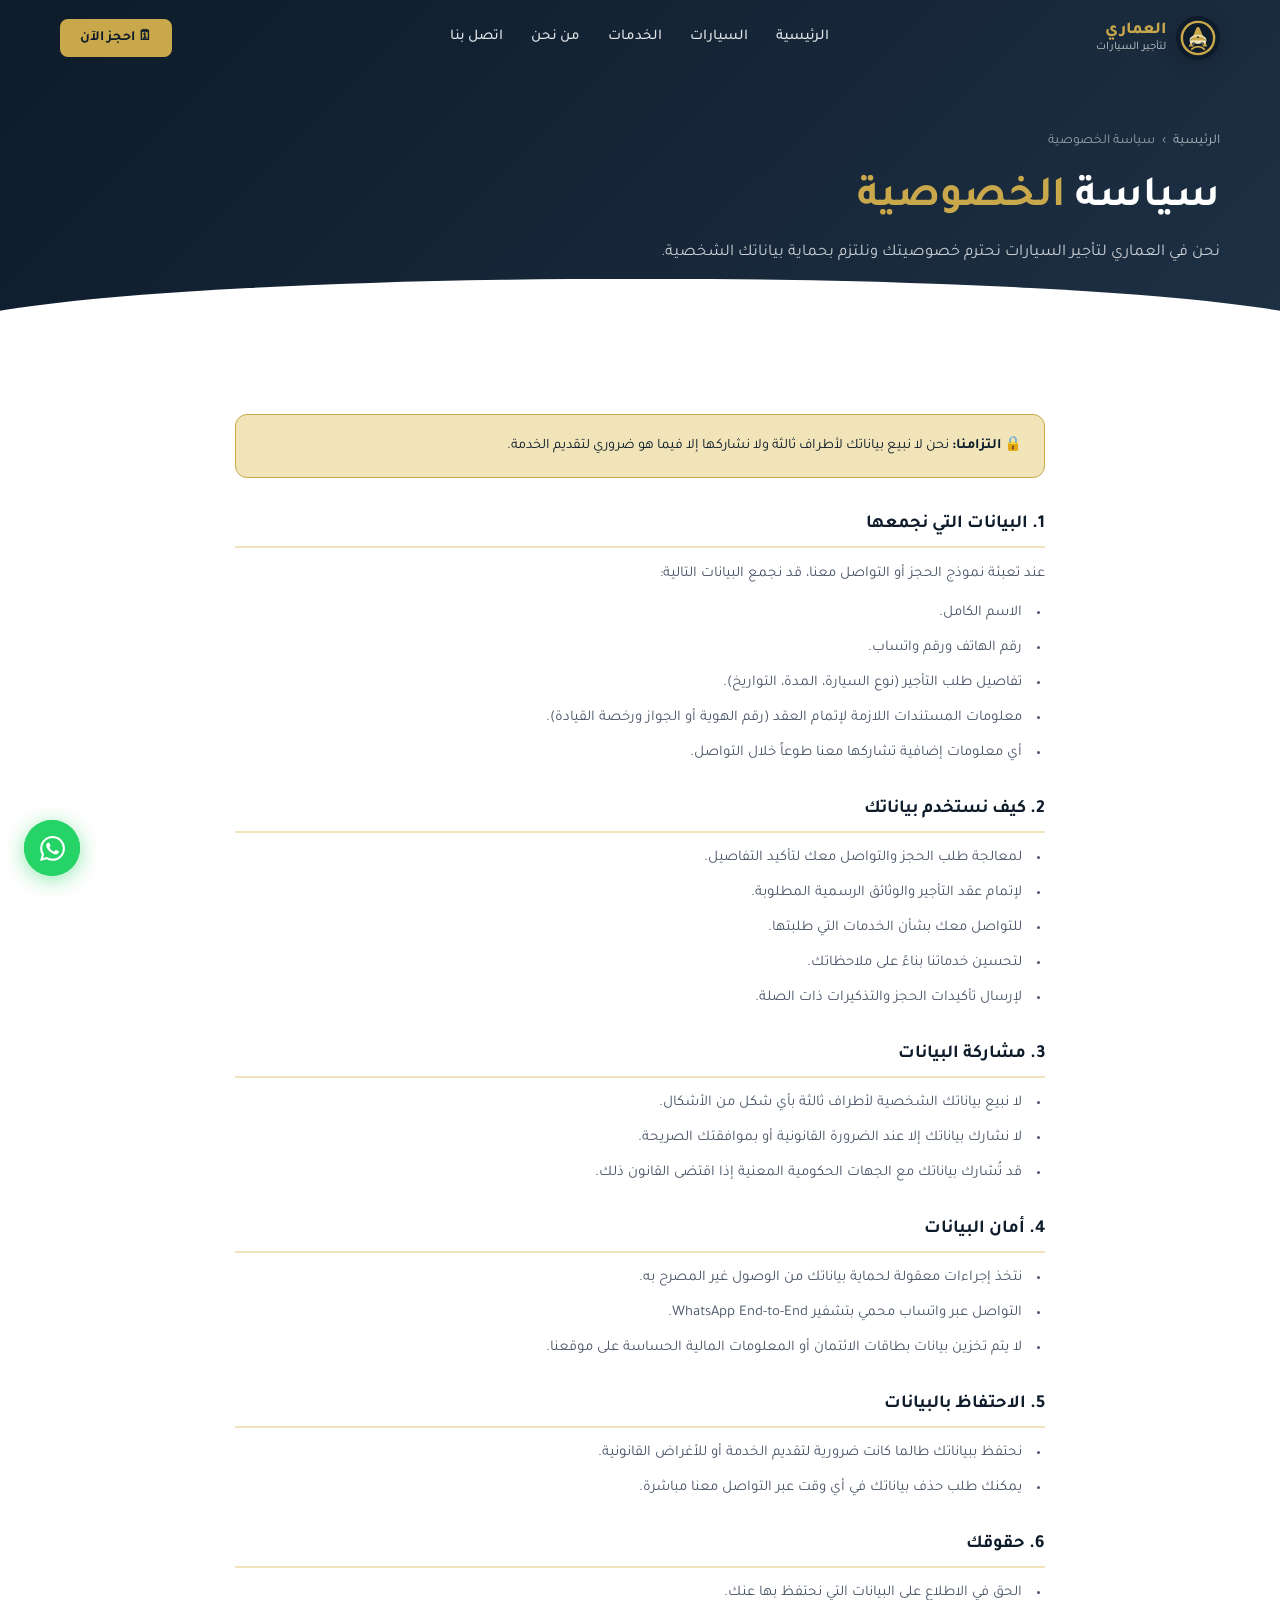
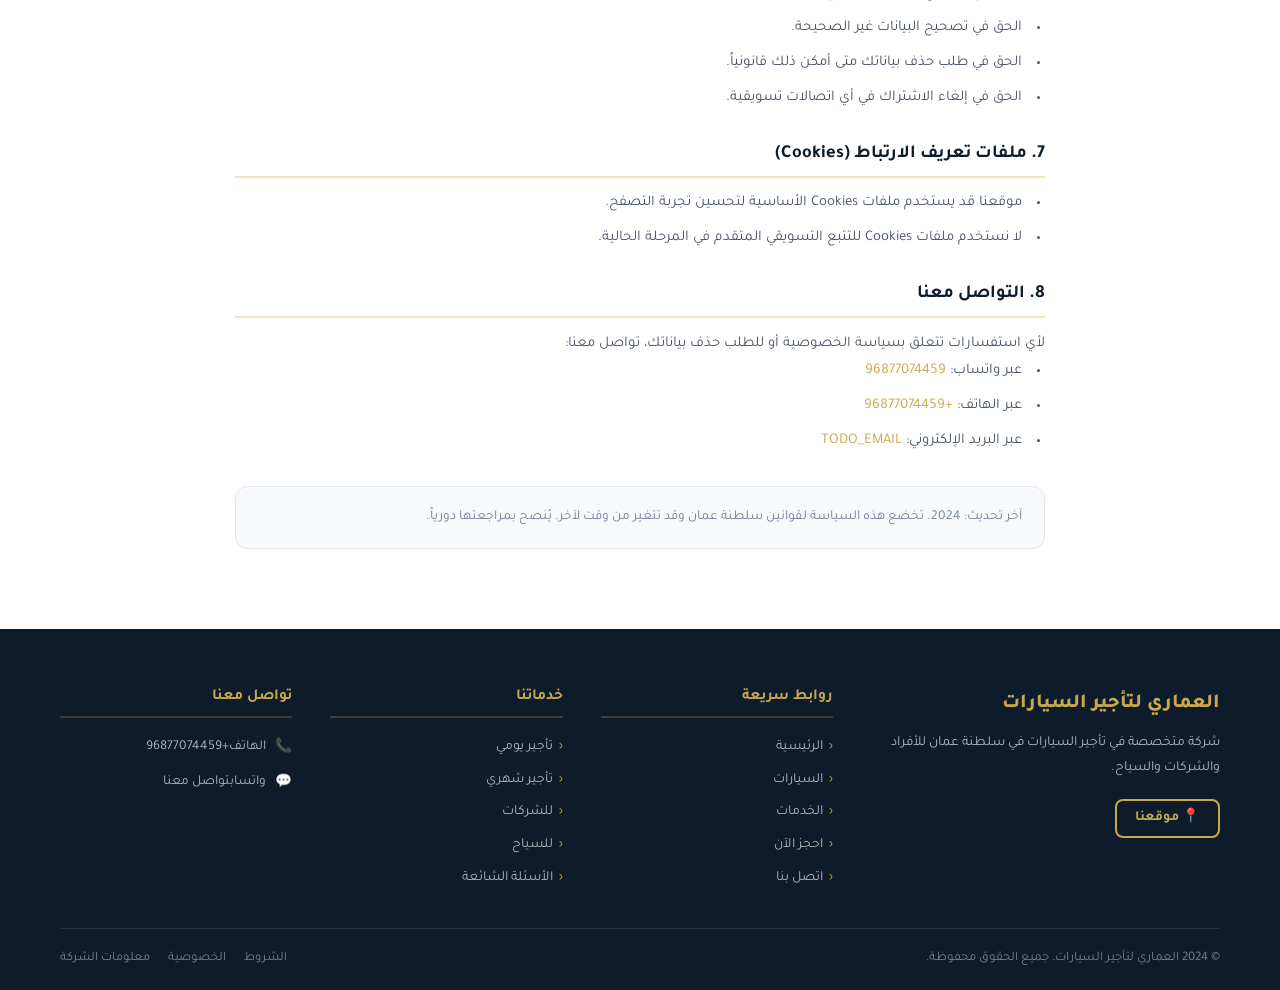
<file: fawaz/privacy.html>
<!DOCTYPE html>
<html lang="ar" dir="rtl">
<head>
  <meta charset="UTF-8">
  <meta name="viewport" content="width=device-width, initial-scale=1.0">
  <title>سياسة الخصوصية | العماري لتأجير السيارات في عمان</title>
  <meta name="description" content="سياسة الخصوصية لموقع العماري لتأجير السيارات في عمان — كيفية جمع البيانات واستخدامها وحمايتها.">
  <meta name="robots" content="index, follow">
  <link rel="canonical" href="TODO_WEBSITE_URL/privacy.html">
    <link rel="icon" type="image/svg+xml" href="assets/logo.svg">
  <link rel="stylesheet" href="css/style.css">
</head>
<body>

<nav class="navbar scrolled" id="navbar">
  <div class="container">
    <div class="navbar-inner">
      <a href="index.html" class="navbar-brand">
        <img class="brand-logo" src="assets/logo.svg" alt="العماري لتأجير السيارات">
        <div class="brand-text"><span class="brand-name-nav">العماري</span><span class="brand-sub-nav">لتأجير السيارات</span></div>
      </a>
      <ul class="nav-menu" id="navMenu">
        <li><a href="index.html"    class="nav-link">الرئيسية</a></li>
        <li><a href="fleet.html"    class="nav-link">السيارات</a></li>
        <li><a href="services.html" class="nav-link">الخدمات</a></li>
        <li><a href="about.html"    class="nav-link">من نحن</a></li>
        <li><a href="contact.html"  class="nav-link">اتصل بنا</a></li>
      </ul>
      <div class="nav-cta"><a href="booking.html" class="btn btn-primary btn-sm">🗓 احجز الآن</a></div>
      <button class="hamburger" id="hamburger" aria-label="القائمة"><span></span><span></span><span></span></button>
    </div>
  </div>
</nav>
<div class="menu-overlay" id="menuOverlay"></div>

<div class="page-header">
  <div class="container page-header-inner">
    <nav class="breadcrumb"><a href="index.html">الرئيسية</a><span class="breadcrumb-sep">›</span><span>سياسة الخصوصية</span></nav>
    <h1>سياسة <span>الخصوصية</span></h1>
    <p>نحن في العماري لتأجير السيارات نحترم خصوصيتك ونلتزم بحماية بياناتك الشخصية.</p>
  </div>
</div>

<section class="section">
  <div class="container" style="max-width:850px">

    <div style="background:var(--gold-light);border-radius:var(--radius-md);padding:18px 22px;border:1px solid var(--gold);margin-bottom:35px" class="fade-up">
      <p style="font-size:0.9rem;color:var(--navy);margin:0">
        🔒 <strong>التزامنا:</strong> نحن لا نبيع بياناتك لأطراف ثالثة ولا نشاركها إلا فيما هو ضروري لتقديم الخدمة.
      </p>
    </div>

    <div class="legal-section fade-up">
      <h2>1. البيانات التي نجمعها</h2>
      <p style="margin-bottom:12px;font-size:0.93rem;color:var(--text-secondary)">عند تعبئة نموذج الحجز أو التواصل معنا، قد نجمع البيانات التالية:</p>
      <ul class="legal-list">
        <li>الاسم الكامل.</li>
        <li>رقم الهاتف ورقم واتساب.</li>
        <li>تفاصيل طلب التأجير (نوع السيارة، المدة، التواريخ).</li>
        <li>معلومات المستندات اللازمة لإتمام العقد (رقم الهوية أو الجواز ورخصة القيادة).</li>
        <li>أي معلومات إضافية تشاركها معنا طوعاً خلال التواصل.</li>
      </ul>
    </div>

    <div class="legal-section fade-up">
      <h2>2. كيف نستخدم بياناتك</h2>
      <ul class="legal-list">
        <li>لمعالجة طلب الحجز والتواصل معك لتأكيد التفاصيل.</li>
        <li>لإتمام عقد التأجير والوثائق الرسمية المطلوبة.</li>
        <li>للتواصل معك بشأن الخدمات التي طلبتها.</li>
        <li>لتحسين خدماتنا بناءً على ملاحظاتك.</li>
        <li>لإرسال تأكيدات الحجز والتذكيرات ذات الصلة.</li>
      </ul>
    </div>

    <div class="legal-section fade-up">
      <h2>3. مشاركة البيانات</h2>
      <ul class="legal-list">
        <li>لا نبيع بياناتك الشخصية لأطراف ثالثة بأي شكل من الأشكال.</li>
        <li>لا نشارك بياناتك إلا عند الضرورة القانونية أو بموافقتك الصريحة.</li>
        <li>قد تُشارك بياناتك مع الجهات الحكومية المعنية إذا اقتضى القانون ذلك.</li>
      </ul>
    </div>

    <div class="legal-section fade-up">
      <h2>4. أمان البيانات</h2>
      <ul class="legal-list">
        <li>نتخذ إجراءات معقولة لحماية بياناتك من الوصول غير المصرح به.</li>
        <li>التواصل عبر واتساب محمي بتشفير WhatsApp End-to-End.</li>
        <li>لا يتم تخزين بيانات بطاقات الائتمان أو المعلومات المالية الحساسة على موقعنا.</li>
      </ul>
    </div>

    <div class="legal-section fade-up">
      <h2>5. الاحتفاظ بالبيانات</h2>
      <ul class="legal-list">
        <li>نحتفظ ببياناتك طالما كانت ضرورية لتقديم الخدمة أو للأغراض القانونية.</li>
        <li>يمكنك طلب حذف بياناتك في أي وقت عبر التواصل معنا مباشرة.</li>
      </ul>
    </div>

    <div class="legal-section fade-up">
      <h2>6. حقوقك</h2>
      <ul class="legal-list">
        <li>الحق في الاطلاع على البيانات التي نحتفظ بها عنك.</li>
        <li>الحق في تصحيح البيانات غير الصحيحة.</li>
        <li>الحق في طلب حذف بياناتك متى أمكن ذلك قانونياً.</li>
        <li>الحق في إلغاء الاشتراك في أي اتصالات تسويقية.</li>
      </ul>
    </div>

    <div class="legal-section fade-up">
      <h2>7. ملفات تعريف الارتباط (Cookies)</h2>
      <ul class="legal-list">
        <li>موقعنا قد يستخدم ملفات Cookies الأساسية لتحسين تجربة التصفح.</li>
        <li>لا نستخدم ملفات Cookies للتتبع التسويقي المتقدم في المرحلة الحالية.</li>
      </ul>
    </div>

    <div class="legal-section fade-up">
      <h2>8. التواصل معنا</h2>
      <p style="font-size:0.93rem;color:var(--text-secondary)">لأي استفسارات تتعلق بسياسة الخصوصية أو للطلب حذف بياناتك، تواصل معنا:</p>
      <ul class="legal-list">
        <li>عبر واتساب: <a href="#" data-whatsapp-link target="_blank" style="color:var(--gold)" rel="noopener noreferrer">96877074459</a></li>
        <li>عبر الهاتف: <a href="tel:+96877074459" style="color:var(--gold)">+96877074459</a></li>
        <li>عبر البريد الإلكتروني: <a href="mailto:TODO_EMAIL" style="color:var(--gold)">TODO_EMAIL</a></li>
      </ul>
    </div>

    <div style="background:var(--gray-50);border-radius:var(--radius-md);padding:18px 22px;border:1px solid var(--border);margin-top:30px" class="fade-up">
      <p style="font-size:0.85rem;color:var(--text-muted);margin:0">
        آخر تحديث: 2024. تخضع هذه السياسة لقوانين سلطنة عمان وقد تتغير من وقت لآخر. يُنصح بمراجعتها دورياً.
      </p>
    </div>
  </div>
</section>

<footer>
  <div class="container">
    <div class="footer-grid">
      <div class="footer-brand"><span class="footer-brand-name">العماري لتأجير السيارات</span><p>شركة متخصصة في تأجير السيارات في سلطنة عمان للأفراد والشركات والسياح.</p><a href="https://maps.app.goo.gl/ahwhJKdvhMWxH1zr6" target="_blank" class="btn btn-outline-gold btn-sm">📍 موقعنا</a></div>
      <div class="footer-col"><h4>روابط سريعة</h4><nav class="footer-links"><a href="index.html">الرئيسية</a><a href="fleet.html">السيارات</a><a href="services.html">الخدمات</a><a href="booking.html">احجز الآن</a><a href="contact.html">اتصل بنا</a></nav></div>
      <div class="footer-col"><h4>خدماتنا</h4><nav class="footer-links"><a href="services.html">تأجير يومي</a><a href="services.html">تأجير شهري</a><a href="corporate.html">للشركات</a><a href="tourist.html">للسياح</a><a href="faq.html">الأسئلة الشائعة</a></nav></div>
      <div class="footer-col"><h4>تواصل معنا</h4><div class="footer-contact-items"><div class="footer-contact-item"><span class="fi">📞</span><div><span>الهاتف</span><a href="tel:+96877074459">+96877074459</a></div></div><div class="footer-contact-item"><span class="fi">💬</span><div><span>واتساب</span><a href="#" data-whatsapp-link target="_blank" rel="noopener noreferrer">تواصل معنا</a></div></div></div></div>
    </div>
    <div class="footer-bottom"><p>© 2024 العماري لتأجير السيارات. جميع الحقوق محفوظة.</p><div class="footer-bottom-links"><a href="terms.html">الشروط</a><a href="privacy.html">الخصوصية</a><a href="company-information.html">معلومات الشركة</a></div></div>
  </div>
</footer>
<div class="whatsapp-float"><span class="wa-tooltip">واتساب</span><a href="#" data-whatsapp-link target="_blank" class="wa-btn" aria-label="واتساب" rel="noopener noreferrer"><svg width="25" height="25" viewBox="0 0 24 24" fill="white"><path d="M17.472 14.382c-.297-.149-1.758-.867-2.03-.967-.273-.099-.471-.148-.67.15-.197.297-.767.966-.94 1.164-.173.199-.347.223-.644.075-.297-.15-1.255-.463-2.39-1.475-.883-.788-1.48-1.761-1.653-2.059-.173-.297-.018-.458.13-.606.134-.133.298-.347.446-.52.149-.174.198-.298.298-.497.099-.198.05-.371-.025-.52-.075-.149-.669-1.612-.916-2.207-.242-.579-.487-.5-.669-.51-.173-.008-.371-.01-.57-.01-.198 0-.52.074-.792.372-.272.297-1.04 1.016-1.04 2.479 0 1.462 1.065 2.875 1.213 3.074.149.198 2.096 3.2 5.077 4.487.709.306 1.262.489 1.694.625.712.227 1.36.195 1.871.118.571-.085 1.758-.719 2.006-1.413.248-.694.248-1.289.173-1.413-.074-.124-.272-.198-.57-.347m-5.421 7.403h-.004a9.87 9.87 0 01-5.031-1.378l-.361-.214-3.741.982.998-3.648-.235-.374a9.86 9.86 0 01-1.51-5.26c.001-5.45 4.436-9.884 9.888-9.884 2.64 0 5.122 1.03 6.988 2.898a9.825 9.825 0 012.893 6.994c-.003 5.45-4.437 9.884-9.885 9.884m8.413-18.297A11.815 11.815 0 0012.05 0C5.495 0 .16 5.335.157 11.892c0 2.096.547 4.142 1.588 5.945L.057 24l6.305-1.654a11.882 11.882 0 005.683 1.448h.005c6.554 0 11.89-5.335 11.893-11.893a11.821 11.821 0 00-3.48-8.413z"/></svg></a></div>
<script src="js/main.js"></script>
</body>
</html>
</file>
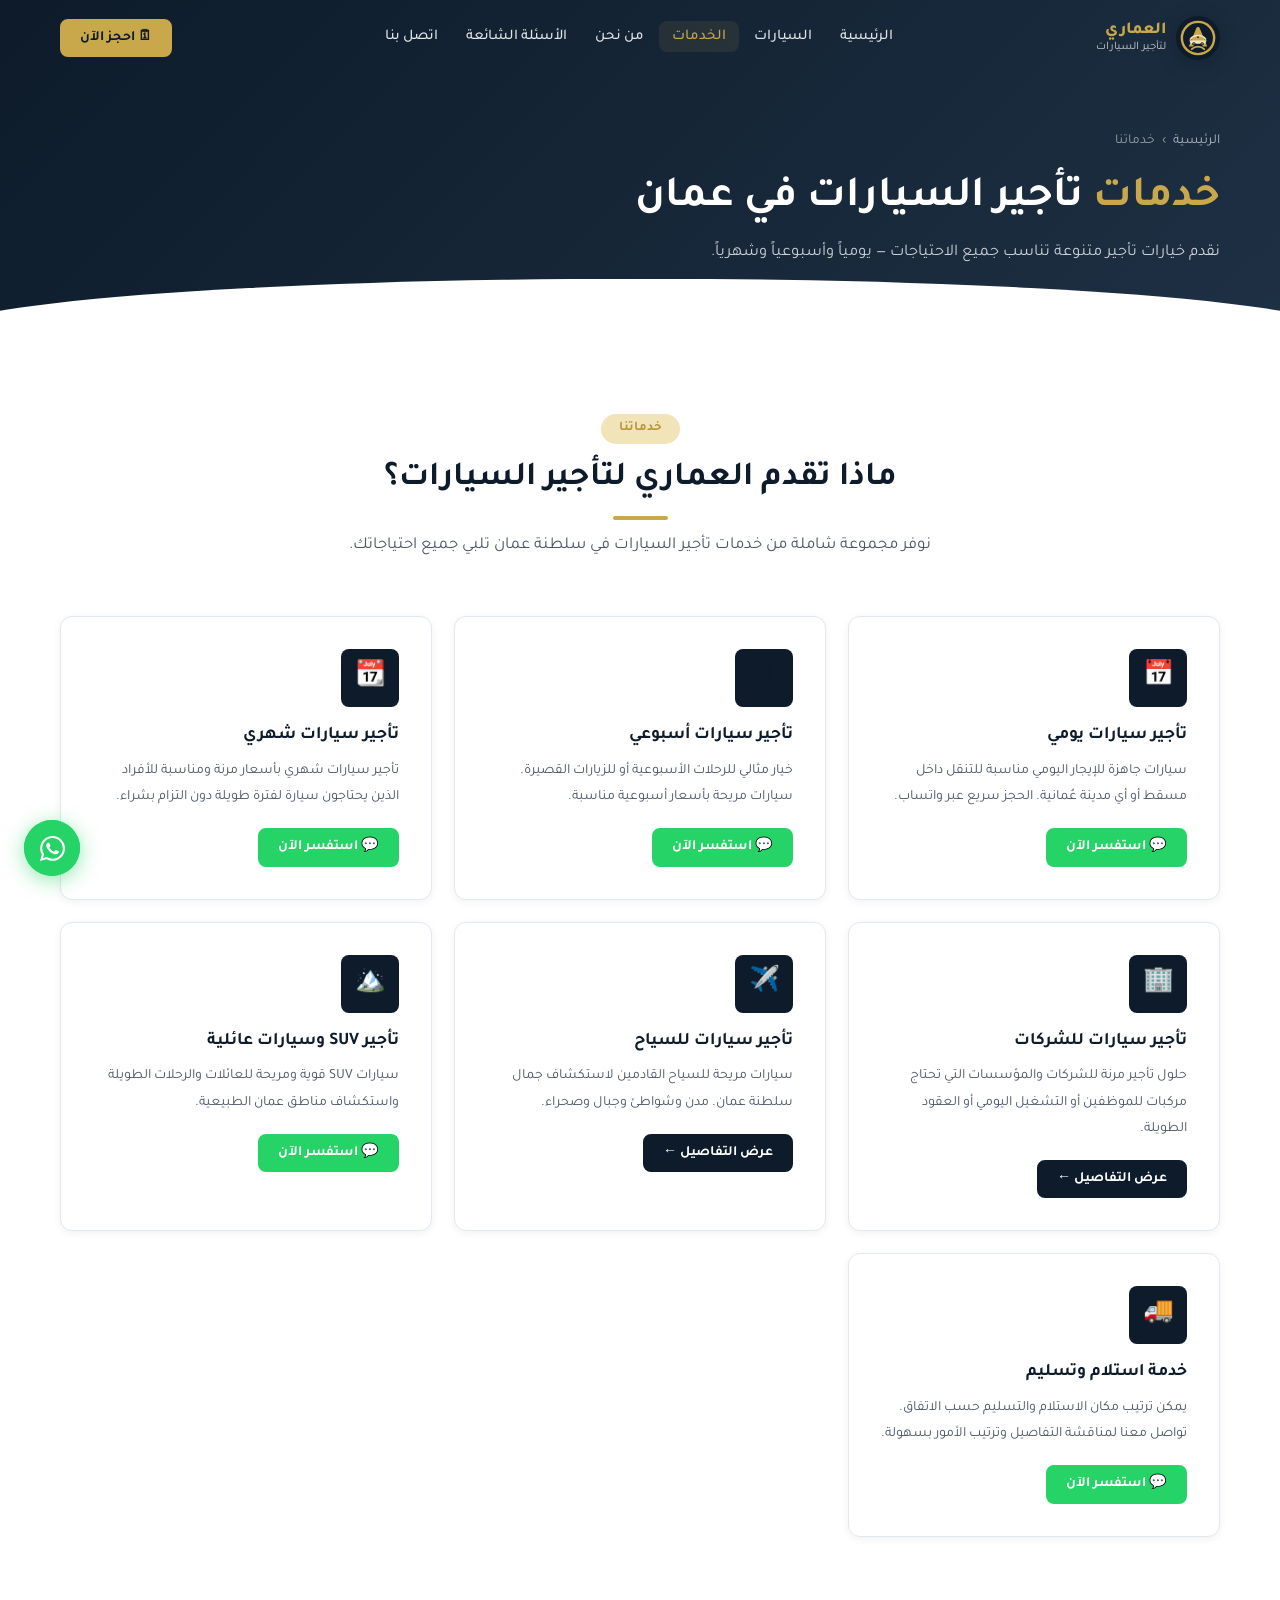
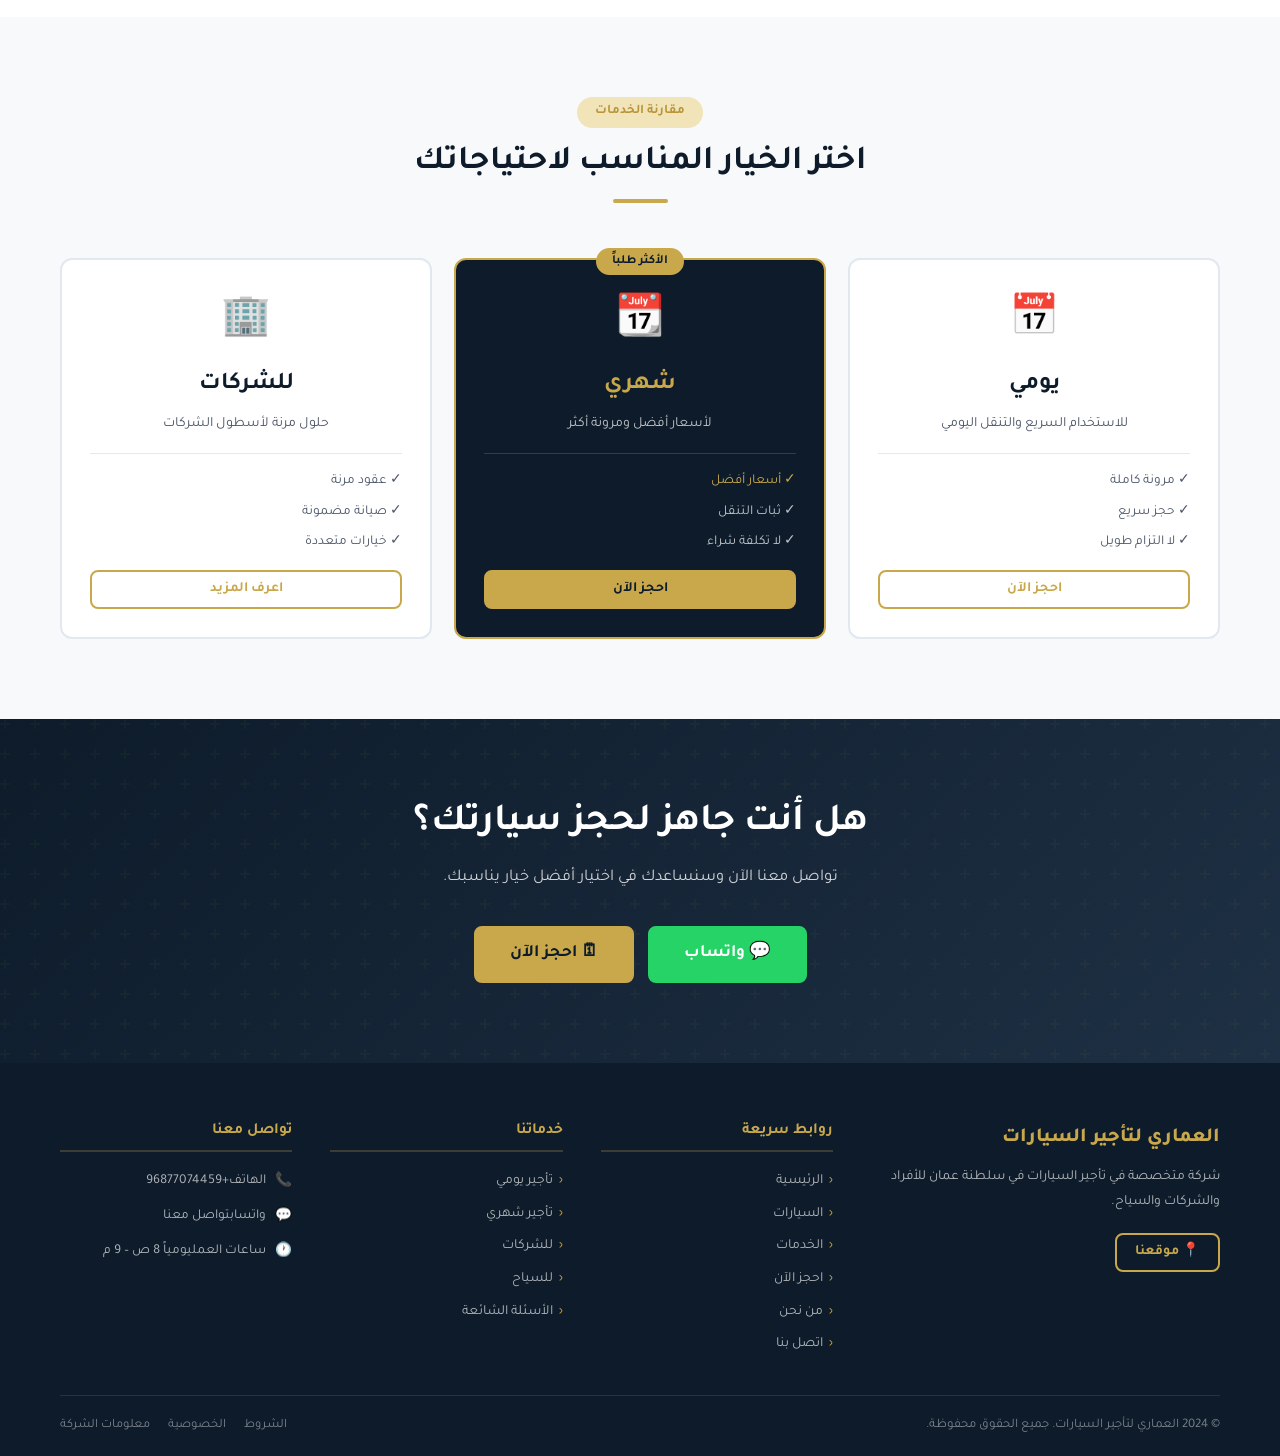
<file: fawaz/services.html>
<!DOCTYPE html>
<html lang="ar" dir="rtl">
<head>
  <meta charset="UTF-8">
  <meta name="viewport" content="width=device-width, initial-scale=1.0">
  <title>خدمات تأجير السيارات في عمان | العماري لتأجير السيارات</title>
  <meta name="description" content="خدمات تأجير السيارات من العماري في عمان — تأجير يومي وأسبوعي وشهري للأفراد والشركات والسياح. SUV وسيارات عائلية واقتصادية.">
  <meta name="robots" content="index, follow">
  <link rel="canonical" href="TODO_WEBSITE_URL/services.html">
  <meta property="og:title" content="خدمات تأجير السيارات — العماري في عمان">
  <meta property="og:url"   content="TODO_WEBSITE_URL/services.html">
    <link rel="icon" type="image/svg+xml" href="assets/logo.svg">
  <link rel="stylesheet" href="css/style.css">
</head>
<body>

<nav class="navbar scrolled" id="navbar">
  <div class="container">
    <div class="navbar-inner">
      <a href="index.html" class="navbar-brand">
        <img class="brand-logo" src="assets/logo.svg" alt="العماري لتأجير السيارات">
        <div class="brand-text"><span class="brand-name-nav">العماري</span><span class="brand-sub-nav">لتأجير السيارات</span></div>
      </a>
      <ul class="nav-menu" id="navMenu">
        <li><a href="index.html"    class="nav-link">الرئيسية</a></li>
        <li><a href="fleet.html"    class="nav-link">السيارات</a></li>
        <li><a href="services.html" class="nav-link active">الخدمات</a></li>
        <li><a href="about.html"    class="nav-link">من نحن</a></li>
        <li><a href="faq.html"      class="nav-link">الأسئلة الشائعة</a></li>
        <li><a href="contact.html"  class="nav-link">اتصل بنا</a></li>
      </ul>
      <div class="nav-cta"><a href="booking.html" class="btn btn-primary btn-sm">🗓 احجز الآن</a></div>
      <button class="hamburger" id="hamburger" aria-label="القائمة"><span></span><span></span><span></span></button>
    </div>
  </div>
</nav>
<div class="menu-overlay" id="menuOverlay"></div>

<div class="page-header">
  <div class="container page-header-inner">
    <nav class="breadcrumb"><a href="index.html">الرئيسية</a><span class="breadcrumb-sep">›</span><span>خدماتنا</span></nav>
    <h1><span>خدمات</span> تأجير السيارات في عمان</h1>
    <p>نقدم خيارات تأجير متنوعة تناسب جميع الاحتياجات — يومياً وأسبوعياً وشهرياً.</p>
  </div>
</div>

<section class="section">
  <div class="container">
    <div class="section-header fade-up">
      <span class="badge-pill">خدماتنا</span>
      <h2>ماذا تقدم العماري لتأجير السيارات؟</h2>
      <div class="divider"></div>
      <p>نوفر مجموعة شاملة من خدمات تأجير السيارات في سلطنة عمان تلبي جميع احتياجاتك.</p>
    </div>
    <div class="services-grid">

      <!-- 1 -->
      <div class="service-card fade-up delay-1">
        <div class="service-icon">📅</div>
        <h3>تأجير سيارات يومي</h3>
        <p>سيارات جاهزة للإيجار اليومي مناسبة للتنقل داخل مسقط أو أي مدينة عُمانية. الحجز سريع عبر واتساب.</p>
        <a href="#" data-whatsapp-link data-whatsapp-message="مرحبا، أريد الاستفسار عن تأجير سيارة يومي من العماري" target="_blank" class="btn btn-whatsapp btn-sm" rel="noopener noreferrer">💬 استفسر الآن</a>
      </div>

      <!-- 2 -->
      <div class="service-card fade-up delay-2">
        <div class="service-icon">🗓</div>
        <h3>تأجير سيارات أسبوعي</h3>
        <p>خيار مثالي للرحلات الأسبوعية أو للزيارات القصيرة. سيارات مريحة بأسعار أسبوعية مناسبة.</p>
        <a href="#" data-whatsapp-link data-whatsapp-message="مرحبا، أريد الاستفسار عن تأجير أسبوعي من العماري" target="_blank" class="btn btn-whatsapp btn-sm" rel="noopener noreferrer">💬 استفسر الآن</a>
      </div>

      <!-- 3 -->
      <div class="service-card fade-up delay-3">
        <div class="service-icon">📆</div>
        <h3>تأجير سيارات شهري</h3>
        <p>تأجير سيارات شهري بأسعار مرنة ومناسبة للأفراد الذين يحتاجون سيارة لفترة طويلة دون التزام بشراء.</p>
        <a href="#" data-whatsapp-link data-whatsapp-message="مرحبا، أريد الاستفسار عن تأجير شهري من العماري" target="_blank" class="btn btn-whatsapp btn-sm" rel="noopener noreferrer">💬 استفسر الآن</a>
      </div>

      <!-- 4 -->
      <div class="service-card fade-up delay-4">
        <div class="service-icon">🏢</div>
        <h3>تأجير سيارات للشركات</h3>
        <p>حلول تأجير مرنة للشركات والمؤسسات التي تحتاج مركبات للموظفين أو التشغيل اليومي أو العقود الطويلة.</p>
        <a href="corporate.html" class="btn btn-navy btn-sm">عرض التفاصيل ←</a>
      </div>

      <!-- 5 -->
      <div class="service-card fade-up delay-1">
        <div class="service-icon">✈️</div>
        <h3>تأجير سيارات للسياح</h3>
        <p>سيارات مريحة للسياح القادمين لاستكشاف جمال سلطنة عمان. مدن وشواطئ وجبال وصحراء.</p>
        <a href="tourist.html" class="btn btn-navy btn-sm">عرض التفاصيل ←</a>
      </div>

      <!-- 6 -->
      <div class="service-card fade-up delay-2">
        <div class="service-icon">🏔️</div>
        <h3>تأجير SUV وسيارات عائلية</h3>
        <p>سيارات SUV قوية ومريحة للعائلات والرحلات الطويلة واستكشاف مناطق عمان الطبيعية.</p>
        <a href="#" data-whatsapp-link data-whatsapp-message="مرحبا، أريد الاستفسار عن تأجير SUV من العماري" target="_blank" class="btn btn-whatsapp btn-sm" rel="noopener noreferrer">💬 استفسر الآن</a>
      </div>

      <!-- 7 -->
      <div class="service-card fade-up delay-3">
        <div class="service-icon">🚚</div>
        <h3>خدمة استلام وتسليم</h3>
        <p>يمكن ترتيب مكان الاستلام والتسليم حسب الاتفاق. تواصل معنا لمناقشة التفاصيل وترتيب الأمور بسهولة.</p>
        <a href="#" data-whatsapp-link data-whatsapp-message="مرحبا، أريد الاستفسار عن خدمة الاستلام والتسليم" target="_blank" class="btn btn-whatsapp btn-sm" rel="noopener noreferrer">💬 استفسر الآن</a>
      </div>

    </div>
  </div>
</section>

<!-- Comparison -->
<section class="section section-bg">
  <div class="container">
    <div class="section-header fade-up">
      <span class="badge-pill">مقارنة الخدمات</span>
      <h2>اختر الخيار المناسب لاحتياجاتك</h2>
      <div class="divider"></div>
    </div>
    <div style="display:grid;grid-template-columns:repeat(auto-fit,minmax(240px,1fr));gap:22px" class="fade-up">
      <div style="background:var(--white);border-radius:var(--radius-md);padding:28px;border:2px solid var(--border);text-align:center">
        <div style="font-size:2.5rem;margin-bottom:14px">📅</div>
        <h3 style="margin-bottom:10px">يومي</h3>
        <p style="font-size:0.88rem">للاستخدام السريع والتنقل اليومي</p>
        <div style="margin-top:16px;padding-top:16px;border-top:1px solid var(--border)">
          <ul style="text-align:right;display:flex;flex-direction:column;gap:7px;font-size:0.85rem;color:var(--text-secondary)">
            <li>✓ مرونة كاملة</li>
            <li>✓ حجز سريع</li>
            <li>✓ لا التزام طويل</li>
          </ul>
        </div>
        <a href="booking.html" class="btn btn-outline-gold btn-sm btn-full" style="margin-top:16px">احجز الآن</a>
      </div>
      <div style="background:var(--navy);border-radius:var(--radius-md);padding:28px;border:2px solid var(--gold);text-align:center;position:relative">
        <div style="position:absolute;top:-12px;left:50%;transform:translateX(-50%);background:var(--gold);color:var(--navy);padding:3px 16px;border-radius:50px;font-size:0.78rem;font-weight:700;white-space:nowrap">الأكثر طلباً</div>
        <div style="font-size:2.5rem;margin-bottom:14px">📆</div>
        <h3 style="color:var(--gold);margin-bottom:10px">شهري</h3>
        <p style="color:rgba(255,255,255,0.75);font-size:0.88rem">لأسعار أفضل ومرونة أكثر</p>
        <div style="margin-top:16px;padding-top:16px;border-top:1px solid rgba(255,255,255,0.15)">
          <ul style="text-align:right;display:flex;flex-direction:column;gap:7px;font-size:0.85rem;color:rgba(255,255,255,0.75)">
            <li style="color:var(--gold)">✓ أسعار أفضل</li>
            <li>✓ ثبات التنقل</li>
            <li>✓ لا تكلفة شراء</li>
          </ul>
        </div>
        <a href="booking.html" class="btn btn-primary btn-sm btn-full" style="margin-top:16px">احجز الآن</a>
      </div>
      <div style="background:var(--white);border-radius:var(--radius-md);padding:28px;border:2px solid var(--border);text-align:center">
        <div style="font-size:2.5rem;margin-bottom:14px">🏢</div>
        <h3 style="margin-bottom:10px">للشركات</h3>
        <p style="font-size:0.88rem">حلول مرنة لأسطول الشركات</p>
        <div style="margin-top:16px;padding-top:16px;border-top:1px solid var(--border)">
          <ul style="text-align:right;display:flex;flex-direction:column;gap:7px;font-size:0.85rem;color:var(--text-secondary)">
            <li>✓ عقود مرنة</li>
            <li>✓ صيانة مضمونة</li>
            <li>✓ خيارات متعددة</li>
          </ul>
        </div>
        <a href="corporate.html" class="btn btn-outline-gold btn-sm btn-full" style="margin-top:16px">اعرف المزيد</a>
      </div>
    </div>
  </div>
</section>

<section class="cta-section">
  <div class="container">
    <div class="cta-inner fade-up">
      <h2>هل أنت جاهز لحجز سيارتك؟</h2>
      <p>تواصل معنا الآن وسنساعدك في اختيار أفضل خيار يناسبك.</p>
      <div class="cta-actions">
        <a href="#" data-whatsapp-link target="_blank" class="btn btn-whatsapp btn-lg" rel="noopener noreferrer">💬 واتساب</a>
        <a href="booking.html" class="btn btn-primary btn-lg">🗓 احجز الآن</a>
      </div>
    </div>
  </div>
</section>

<footer>
  <div class="container">
    <div class="footer-grid">
      <div class="footer-brand"><span class="footer-brand-name">العماري لتأجير السيارات</span><p>شركة متخصصة في تأجير السيارات في سلطنة عمان للأفراد والشركات والسياح.</p><a href="https://maps.app.goo.gl/ahwhJKdvhMWxH1zr6" target="_blank" class="btn btn-outline-gold btn-sm">📍 موقعنا</a></div>
      <div class="footer-col"><h4>روابط سريعة</h4><nav class="footer-links"><a href="index.html">الرئيسية</a><a href="fleet.html">السيارات</a><a href="services.html">الخدمات</a><a href="booking.html">احجز الآن</a><a href="about.html">من نحن</a><a href="contact.html">اتصل بنا</a></nav></div>
      <div class="footer-col"><h4>خدماتنا</h4><nav class="footer-links"><a href="services.html">تأجير يومي</a><a href="services.html">تأجير شهري</a><a href="corporate.html">للشركات</a><a href="tourist.html">للسياح</a><a href="faq.html">الأسئلة الشائعة</a></nav></div>
      <div class="footer-col"><h4>تواصل معنا</h4><div class="footer-contact-items"><div class="footer-contact-item"><span class="fi">📞</span><div><span>الهاتف</span><a href="tel:+96877074459">+96877074459</a></div></div><div class="footer-contact-item"><span class="fi">💬</span><div><span>واتساب</span><a href="#" data-whatsapp-link target="_blank" rel="noopener noreferrer">تواصل معنا</a></div></div><div class="footer-contact-item"><span class="fi">🕐</span><div><span>ساعات العمل</span><span>يومياً 8 ص – 9 م</span></div></div></div></div>
    </div>
    <div class="footer-bottom">
      <p>© 2024 العماري لتأجير السيارات. جميع الحقوق محفوظة.</p>
      <div class="footer-bottom-links"><a href="terms.html">الشروط</a><a href="privacy.html">الخصوصية</a><a href="company-information.html">معلومات الشركة</a></div>
    </div>
  </div>
</footer>
<div class="whatsapp-float"><span class="wa-tooltip">واتساب</span><a href="#" data-whatsapp-link target="_blank" class="wa-btn" aria-label="واتساب" rel="noopener noreferrer"><svg width="25" height="25" viewBox="0 0 24 24" fill="white"><path d="M17.472 14.382c-.297-.149-1.758-.867-2.03-.967-.273-.099-.471-.148-.67.15-.197.297-.767.966-.94 1.164-.173.199-.347.223-.644.075-.297-.15-1.255-.463-2.39-1.475-.883-.788-1.48-1.761-1.653-2.059-.173-.297-.018-.458.13-.606.134-.133.298-.347.446-.52.149-.174.198-.298.298-.497.099-.198.05-.371-.025-.52-.075-.149-.669-1.612-.916-2.207-.242-.579-.487-.5-.669-.51-.173-.008-.371-.01-.57-.01-.198 0-.52.074-.792.372-.272.297-1.04 1.016-1.04 2.479 0 1.462 1.065 2.875 1.213 3.074.149.198 2.096 3.2 5.077 4.487.709.306 1.262.489 1.694.625.712.227 1.36.195 1.871.118.571-.085 1.758-.719 2.006-1.413.248-.694.248-1.289.173-1.413-.074-.124-.272-.198-.57-.347m-5.421 7.403h-.004a9.87 9.87 0 01-5.031-1.378l-.361-.214-3.741.982.998-3.648-.235-.374a9.86 9.86 0 01-1.51-5.26c.001-5.45 4.436-9.884 9.888-9.884 2.64 0 5.122 1.03 6.988 2.898a9.825 9.825 0 012.893 6.994c-.003 5.45-4.437 9.884-9.885 9.884m8.413-18.297A11.815 11.815 0 0012.05 0C5.495 0 .16 5.335.157 11.892c0 2.096.547 4.142 1.588 5.945L.057 24l6.305-1.654a11.882 11.882 0 005.683 1.448h.005c6.554 0 11.89-5.335 11.893-11.893a11.821 11.821 0 00-3.48-8.413z"/></svg></a></div>
<script src="js/main.js"></script>
</body>
</html>
</file>
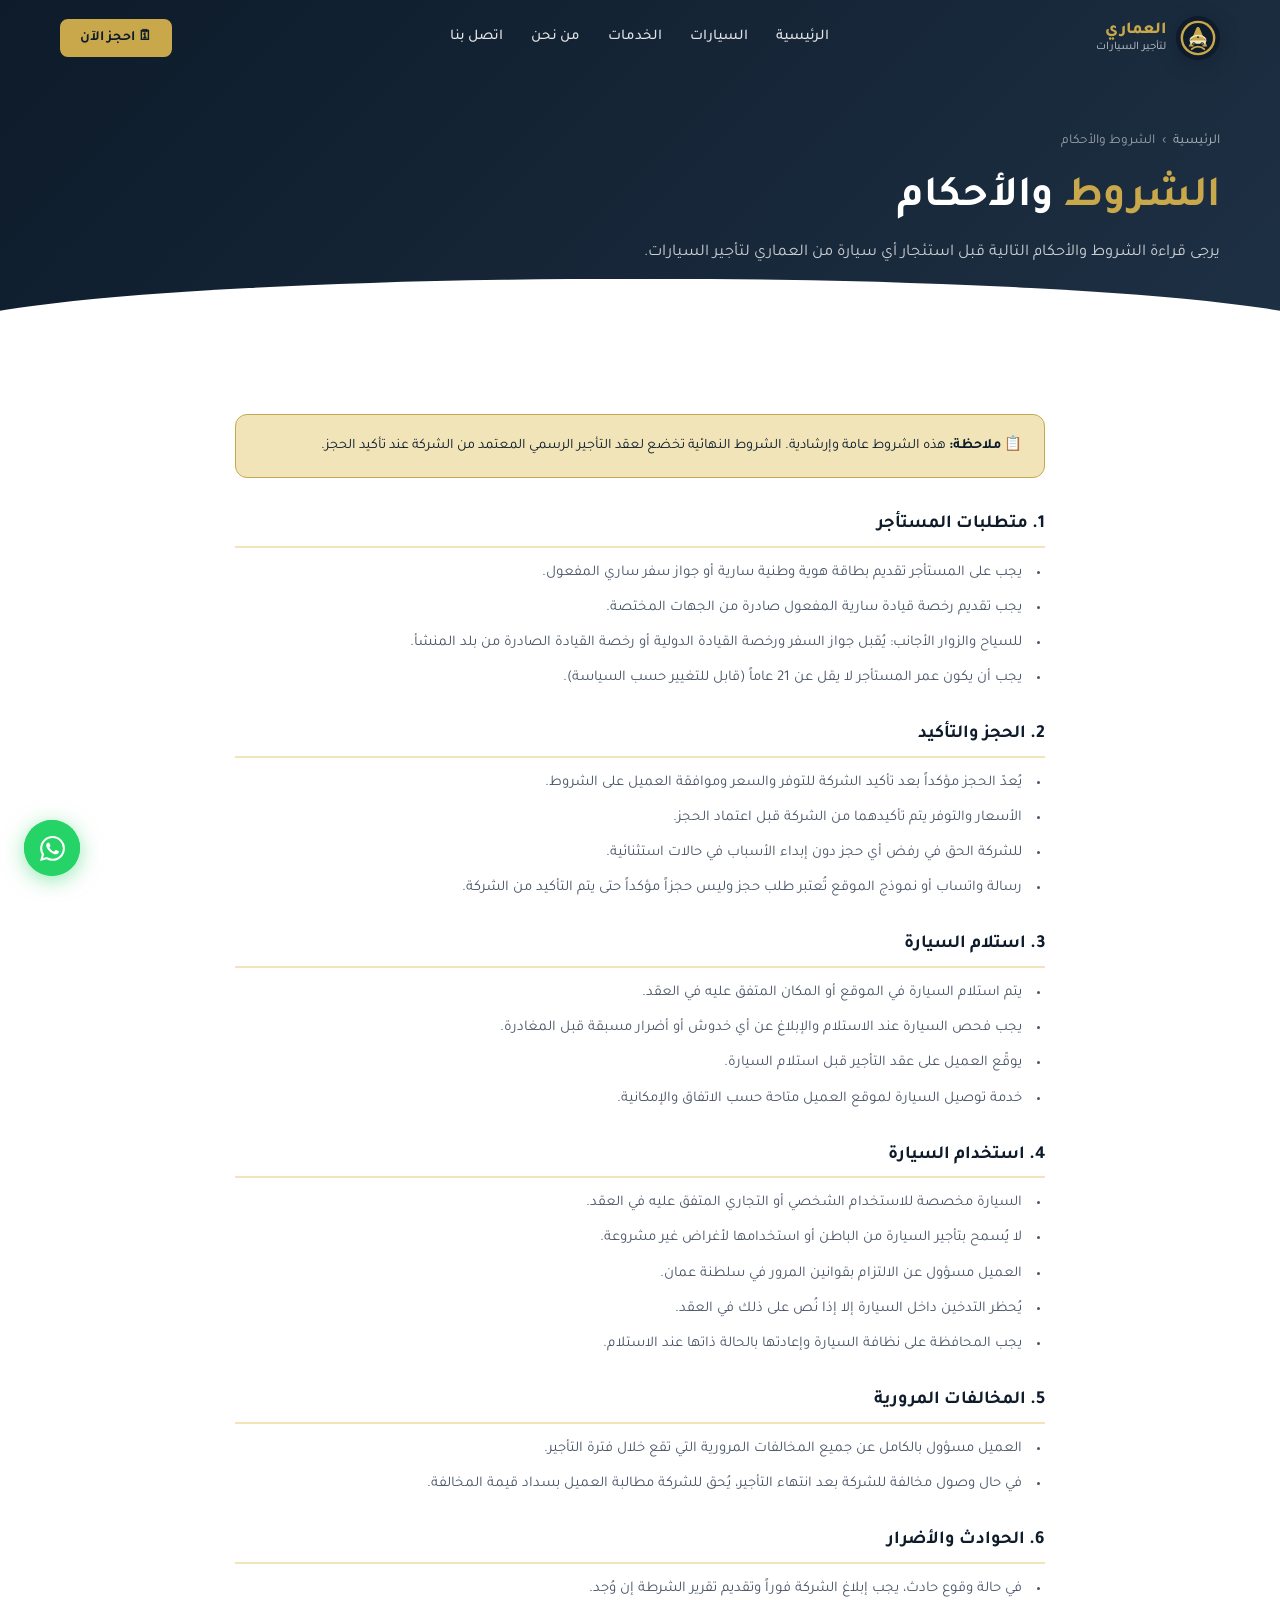
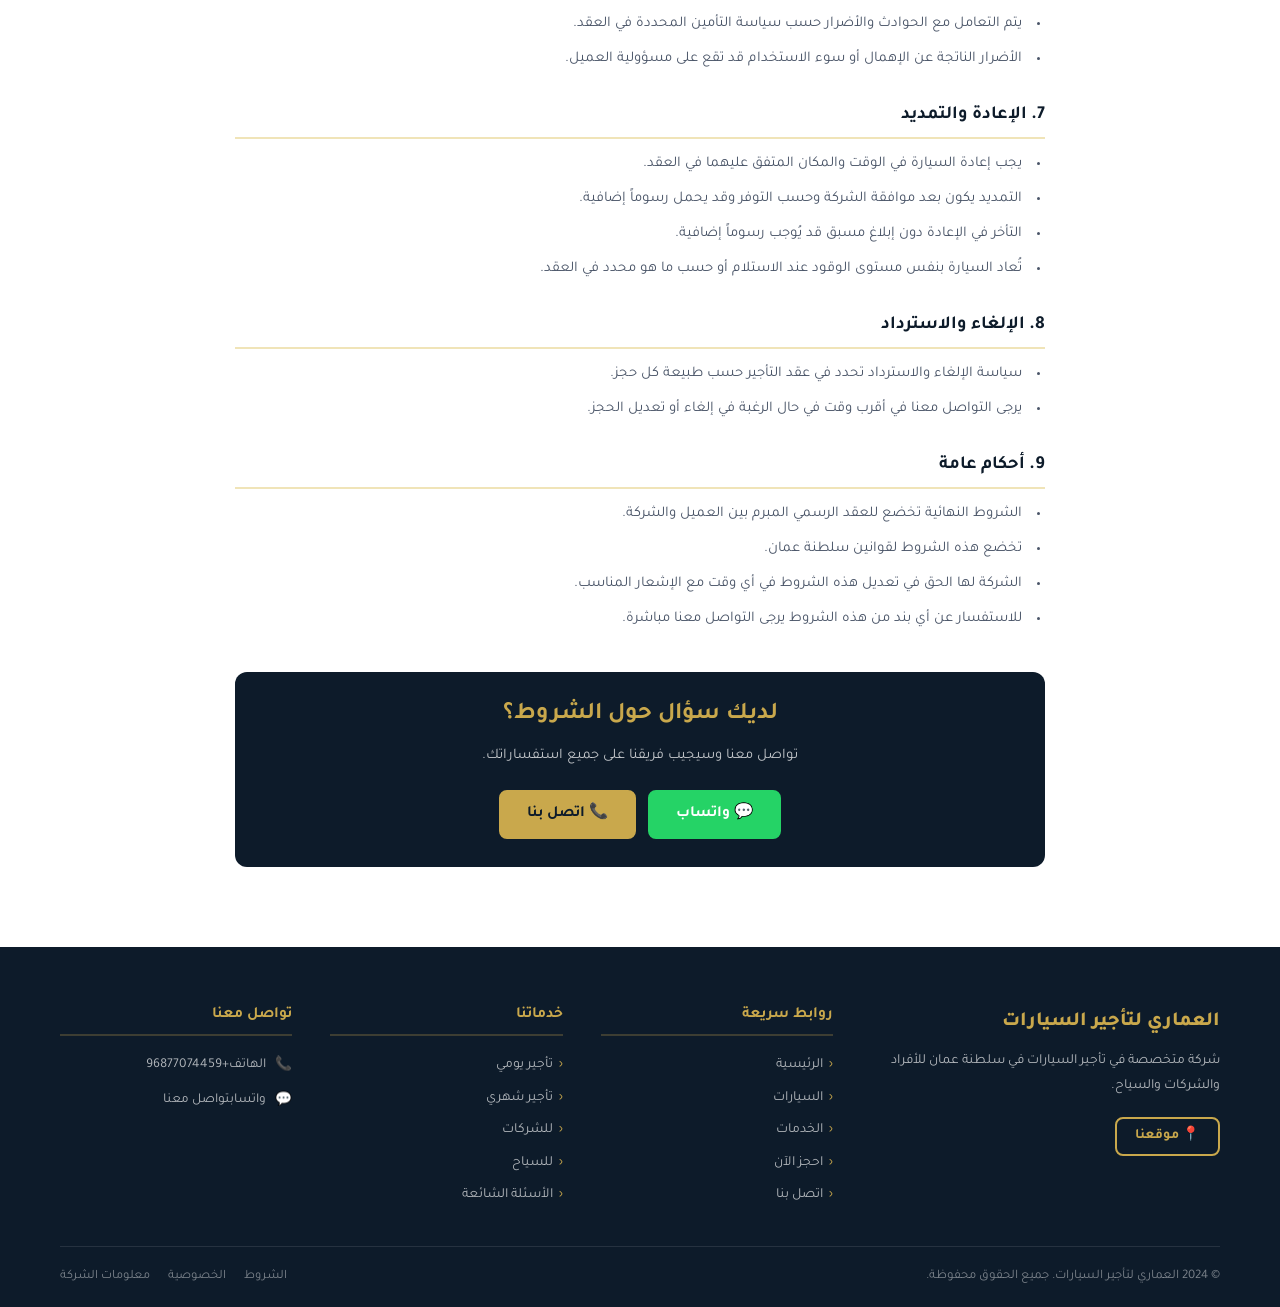
<file: fawaz/terms.html>
<!DOCTYPE html>
<html lang="ar" dir="rtl">
<head>
  <meta charset="UTF-8">
  <meta name="viewport" content="width=device-width, initial-scale=1.0">
  <title>الشروط والأحكام | العماري لتأجير السيارات في عمان</title>
  <meta name="description" content="شروط وأحكام تأجير السيارات من العماري في سلطنة عمان — المستندات المطلوبة، سياسة الإلغاء، المسؤوليات.">
  <meta name="robots" content="index, follow">
  <link rel="canonical" href="TODO_WEBSITE_URL/terms.html">
    <link rel="icon" type="image/svg+xml" href="assets/logo.svg">
  <link rel="stylesheet" href="css/style.css">
</head>
<body>

<nav class="navbar scrolled" id="navbar">
  <div class="container">
    <div class="navbar-inner">
      <a href="index.html" class="navbar-brand">
        <img class="brand-logo" src="assets/logo.svg" alt="العماري لتأجير السيارات">
        <div class="brand-text"><span class="brand-name-nav">العماري</span><span class="brand-sub-nav">لتأجير السيارات</span></div>
      </a>
      <ul class="nav-menu" id="navMenu">
        <li><a href="index.html"    class="nav-link">الرئيسية</a></li>
        <li><a href="fleet.html"    class="nav-link">السيارات</a></li>
        <li><a href="services.html" class="nav-link">الخدمات</a></li>
        <li><a href="about.html"    class="nav-link">من نحن</a></li>
        <li><a href="contact.html"  class="nav-link">اتصل بنا</a></li>
      </ul>
      <div class="nav-cta"><a href="booking.html" class="btn btn-primary btn-sm">🗓 احجز الآن</a></div>
      <button class="hamburger" id="hamburger" aria-label="القائمة"><span></span><span></span><span></span></button>
    </div>
  </div>
</nav>
<div class="menu-overlay" id="menuOverlay"></div>

<div class="page-header">
  <div class="container page-header-inner">
    <nav class="breadcrumb"><a href="index.html">الرئيسية</a><span class="breadcrumb-sep">›</span><span>الشروط والأحكام</span></nav>
    <h1><span>الشروط</span> والأحكام</h1>
    <p>يرجى قراءة الشروط والأحكام التالية قبل استئجار أي سيارة من العماري لتأجير السيارات.</p>
  </div>
</div>

<section class="section">
  <div class="container" style="max-width:850px">
    <div style="background:var(--gold-light);border-radius:var(--radius-md);padding:18px 22px;border:1px solid var(--gold);margin-bottom:35px" class="fade-up">
      <p style="font-size:0.9rem;color:var(--navy);margin:0">
        📋 <strong>ملاحظة:</strong> هذه الشروط عامة وإرشادية. الشروط النهائية تخضع لعقد التأجير الرسمي المعتمد من الشركة عند تأكيد الحجز.
      </p>
    </div>

    <div class="legal-section fade-up">
      <h2>1. متطلبات المستأجر</h2>
      <ul class="legal-list">
        <li>يجب على المستأجر تقديم بطاقة هوية وطنية سارية أو جواز سفر ساري المفعول.</li>
        <li>يجب تقديم رخصة قيادة سارية المفعول صادرة من الجهات المختصة.</li>
        <li>للسياح والزوار الأجانب: يُقبل جواز السفر ورخصة القيادة الدولية أو رخصة القيادة الصادرة من بلد المنشأ.</li>
        <li>يجب أن يكون عمر المستأجر لا يقل عن 21 عاماً (قابل للتغيير حسب السياسة).</li>
      </ul>
    </div>

    <div class="legal-section fade-up">
      <h2>2. الحجز والتأكيد</h2>
      <ul class="legal-list">
        <li>يُعدّ الحجز مؤكداً بعد تأكيد الشركة للتوفر والسعر وموافقة العميل على الشروط.</li>
        <li>الأسعار والتوفر يتم تأكيدهما من الشركة قبل اعتماد الحجز.</li>
        <li>للشركة الحق في رفض أي حجز دون إبداء الأسباب في حالات استثنائية.</li>
        <li>رسالة واتساب أو نموذج الموقع تُعتبر طلب حجز وليس حجزاً مؤكداً حتى يتم التأكيد من الشركة.</li>
      </ul>
    </div>

    <div class="legal-section fade-up">
      <h2>3. استلام السيارة</h2>
      <ul class="legal-list">
        <li>يتم استلام السيارة في الموقع أو المكان المتفق عليه في العقد.</li>
        <li>يجب فحص السيارة عند الاستلام والإبلاغ عن أي خدوش أو أضرار مسبقة قبل المغادرة.</li>
        <li>يوقّع العميل على عقد التأجير قبل استلام السيارة.</li>
        <li>خدمة توصيل السيارة لموقع العميل متاحة حسب الاتفاق والإمكانية.</li>
      </ul>
    </div>

    <div class="legal-section fade-up">
      <h2>4. استخدام السيارة</h2>
      <ul class="legal-list">
        <li>السيارة مخصصة للاستخدام الشخصي أو التجاري المتفق عليه في العقد.</li>
        <li>لا يُسمح بتأجير السيارة من الباطن أو استخدامها لأغراض غير مشروعة.</li>
        <li>العميل مسؤول عن الالتزام بقوانين المرور في سلطنة عمان.</li>
        <li>يُحظر التدخين داخل السيارة إلا إذا نُص على ذلك في العقد.</li>
        <li>يجب المحافظة على نظافة السيارة وإعادتها بالحالة ذاتها عند الاستلام.</li>
      </ul>
    </div>

    <div class="legal-section fade-up">
      <h2>5. المخالفات المرورية</h2>
      <ul class="legal-list">
        <li>العميل مسؤول بالكامل عن جميع المخالفات المرورية التي تقع خلال فترة التأجير.</li>
        <li>في حال وصول مخالفة للشركة بعد انتهاء التأجير، يُحق للشركة مطالبة العميل بسداد قيمة المخالفة.</li>
      </ul>
    </div>

    <div class="legal-section fade-up">
      <h2>6. الحوادث والأضرار</h2>
      <ul class="legal-list">
        <li>في حالة وقوع حادث، يجب إبلاغ الشركة فوراً وتقديم تقرير الشرطة إن وُجد.</li>
        <li>يتم التعامل مع الحوادث والأضرار حسب سياسة التأمين المحددة في العقد.</li>
        <li>الأضرار الناتجة عن الإهمال أو سوء الاستخدام قد تقع على مسؤولية العميل.</li>
      </ul>
    </div>

    <div class="legal-section fade-up">
      <h2>7. الإعادة والتمديد</h2>
      <ul class="legal-list">
        <li>يجب إعادة السيارة في الوقت والمكان المتفق عليهما في العقد.</li>
        <li>التمديد يكون بعد موافقة الشركة وحسب التوفر وقد يحمل رسوماً إضافية.</li>
        <li>التأخر في الإعادة دون إبلاغ مسبق قد يُوجب رسوماً إضافية.</li>
        <li>تُعاد السيارة بنفس مستوى الوقود عند الاستلام أو حسب ما هو محدد في العقد.</li>
      </ul>
    </div>

    <div class="legal-section fade-up">
      <h2>8. الإلغاء والاسترداد</h2>
      <ul class="legal-list">
        <li>سياسة الإلغاء والاسترداد تحدد في عقد التأجير حسب طبيعة كل حجز.</li>
        <li>يرجى التواصل معنا في أقرب وقت في حال الرغبة في إلغاء أو تعديل الحجز.</li>
      </ul>
    </div>

    <div class="legal-section fade-up">
      <h2>9. أحكام عامة</h2>
      <ul class="legal-list">
        <li>الشروط النهائية تخضع للعقد الرسمي المبرم بين العميل والشركة.</li>
        <li>تخضع هذه الشروط لقوانين سلطنة عمان.</li>
        <li>الشركة لها الحق في تعديل هذه الشروط في أي وقت مع الإشعار المناسب.</li>
        <li>للاستفسار عن أي بند من هذه الشروط يرجى التواصل معنا مباشرة.</li>
      </ul>
    </div>

    <div style="background:var(--navy);border-radius:var(--radius-md);padding:28px;text-align:center;margin-top:40px" class="fade-up">
      <h3 style="color:var(--gold);margin-bottom:12px">لديك سؤال حول الشروط؟</h3>
      <p style="color:rgba(255,255,255,0.75);margin-bottom:20px;font-size:0.92rem">تواصل معنا وسيجيب فريقنا على جميع استفساراتك.</p>
      <div style="display:flex;gap:12px;justify-content:center;flex-wrap:wrap">
        <a href="#" data-whatsapp-link target="_blank" class="btn btn-whatsapp" rel="noopener noreferrer">💬 واتساب</a>
        <a href="contact.html" class="btn btn-primary">📞 اتصل بنا</a>
      </div>
    </div>
  </div>
</section>

<footer>
  <div class="container">
    <div class="footer-grid">
      <div class="footer-brand"><span class="footer-brand-name">العماري لتأجير السيارات</span><p>شركة متخصصة في تأجير السيارات في سلطنة عمان للأفراد والشركات والسياح.</p><a href="https://maps.app.goo.gl/ahwhJKdvhMWxH1zr6" target="_blank" class="btn btn-outline-gold btn-sm">📍 موقعنا</a></div>
      <div class="footer-col"><h4>روابط سريعة</h4><nav class="footer-links"><a href="index.html">الرئيسية</a><a href="fleet.html">السيارات</a><a href="services.html">الخدمات</a><a href="booking.html">احجز الآن</a><a href="contact.html">اتصل بنا</a></nav></div>
      <div class="footer-col"><h4>خدماتنا</h4><nav class="footer-links"><a href="services.html">تأجير يومي</a><a href="services.html">تأجير شهري</a><a href="corporate.html">للشركات</a><a href="tourist.html">للسياح</a><a href="faq.html">الأسئلة الشائعة</a></nav></div>
      <div class="footer-col"><h4>تواصل معنا</h4><div class="footer-contact-items"><div class="footer-contact-item"><span class="fi">📞</span><div><span>الهاتف</span><a href="tel:+96877074459">+96877074459</a></div></div><div class="footer-contact-item"><span class="fi">💬</span><div><span>واتساب</span><a href="#" data-whatsapp-link target="_blank" rel="noopener noreferrer">تواصل معنا</a></div></div></div></div>
    </div>
    <div class="footer-bottom"><p>© 2024 العماري لتأجير السيارات. جميع الحقوق محفوظة.</p><div class="footer-bottom-links"><a href="terms.html">الشروط</a><a href="privacy.html">الخصوصية</a><a href="company-information.html">معلومات الشركة</a></div></div>
  </div>
</footer>
<div class="whatsapp-float"><span class="wa-tooltip">واتساب</span><a href="#" data-whatsapp-link target="_blank" class="wa-btn" aria-label="واتساب" rel="noopener noreferrer"><svg width="25" height="25" viewBox="0 0 24 24" fill="white"><path d="M17.472 14.382c-.297-.149-1.758-.867-2.03-.967-.273-.099-.471-.148-.67.15-.197.297-.767.966-.94 1.164-.173.199-.347.223-.644.075-.297-.15-1.255-.463-2.39-1.475-.883-.788-1.48-1.761-1.653-2.059-.173-.297-.018-.458.13-.606.134-.133.298-.347.446-.52.149-.174.198-.298.298-.497.099-.198.05-.371-.025-.52-.075-.149-.669-1.612-.916-2.207-.242-.579-.487-.5-.669-.51-.173-.008-.371-.01-.57-.01-.198 0-.52.074-.792.372-.272.297-1.04 1.016-1.04 2.479 0 1.462 1.065 2.875 1.213 3.074.149.198 2.096 3.2 5.077 4.487.709.306 1.262.489 1.694.625.712.227 1.36.195 1.871.118.571-.085 1.758-.719 2.006-1.413.248-.694.248-1.289.173-1.413-.074-.124-.272-.198-.57-.347m-5.421 7.403h-.004a9.87 9.87 0 01-5.031-1.378l-.361-.214-3.741.982.998-3.648-.235-.374a9.86 9.86 0 01-1.51-5.26c.001-5.45 4.436-9.884 9.888-9.884 2.64 0 5.122 1.03 6.988 2.898a9.825 9.825 0 012.893 6.994c-.003 5.45-4.437 9.884-9.885 9.884m8.413-18.297A11.815 11.815 0 0012.05 0C5.495 0 .16 5.335.157 11.892c0 2.096.547 4.142 1.588 5.945L.057 24l6.305-1.654a11.882 11.882 0 005.683 1.448h.005c6.554 0 11.89-5.335 11.893-11.893a11.821 11.821 0 00-3.48-8.413z"/></svg></a></div>
<script src="js/main.js"></script>
</body>
</html>
</file>
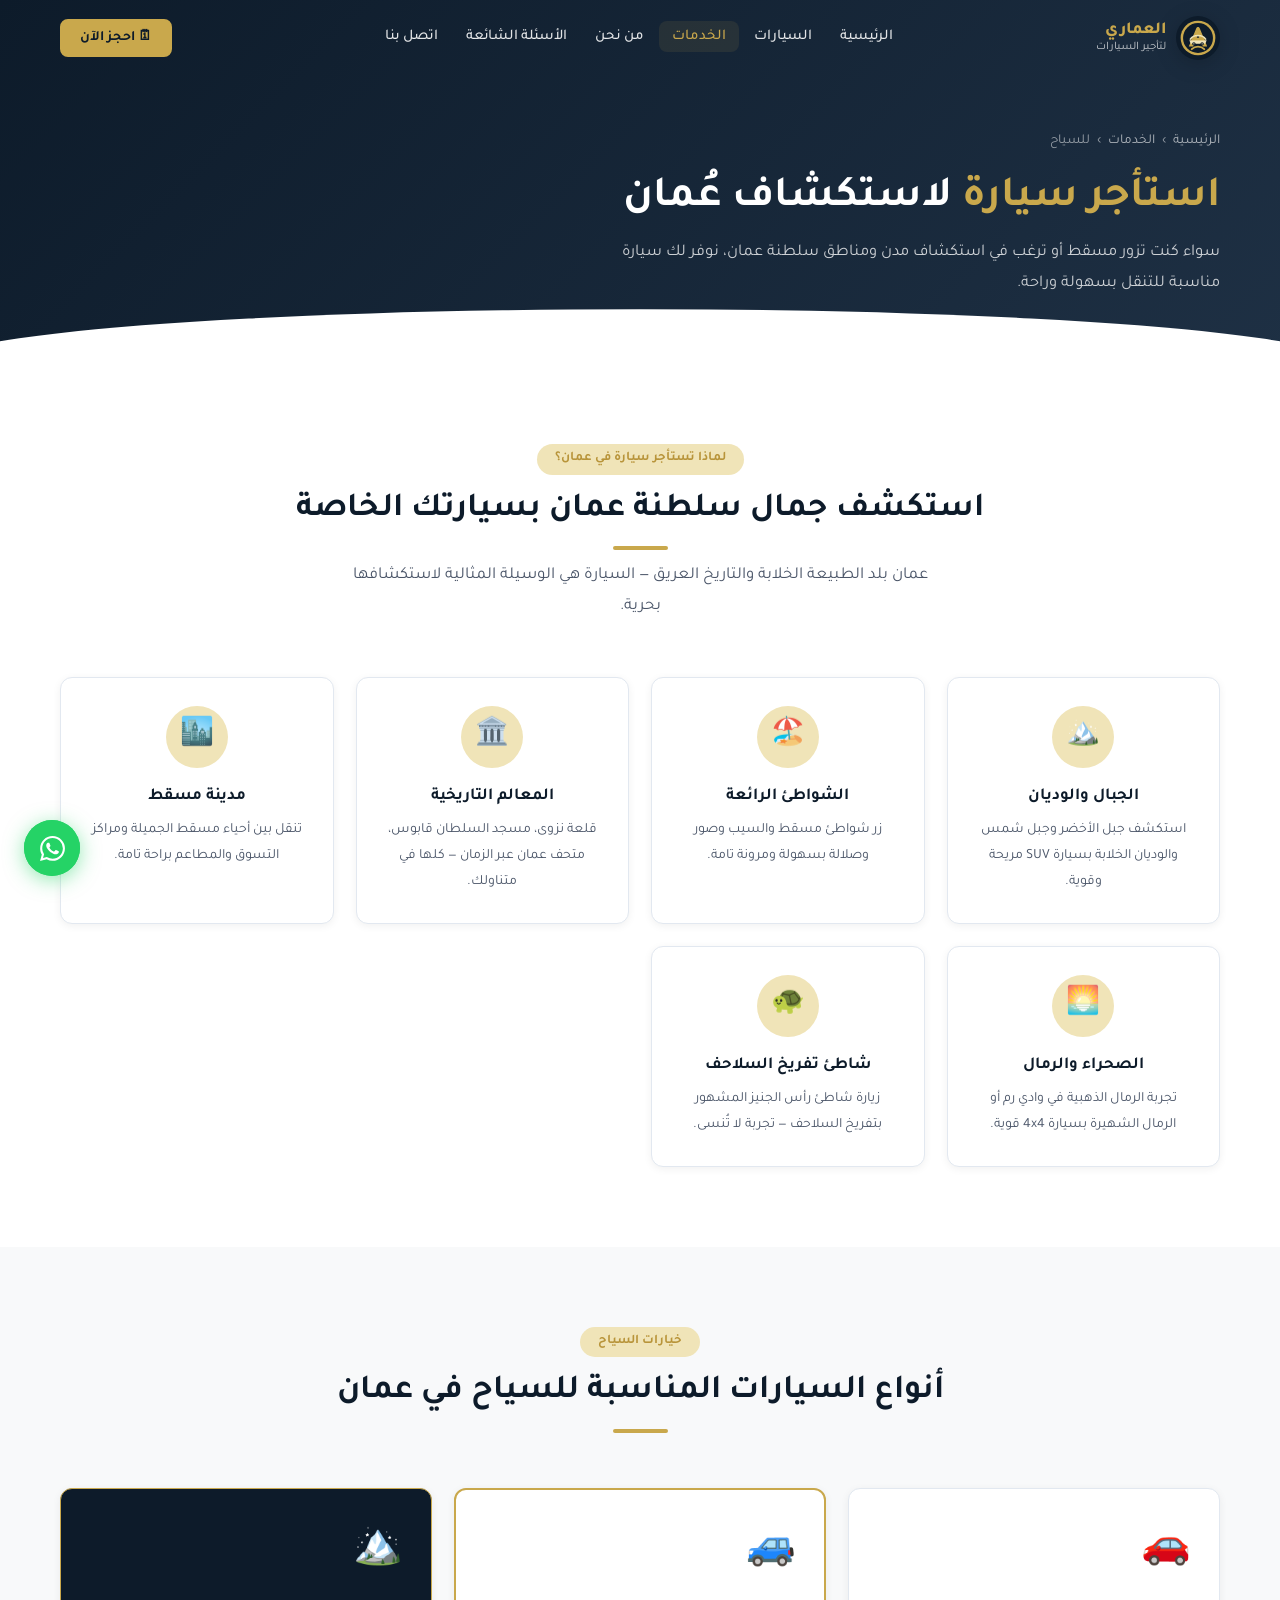
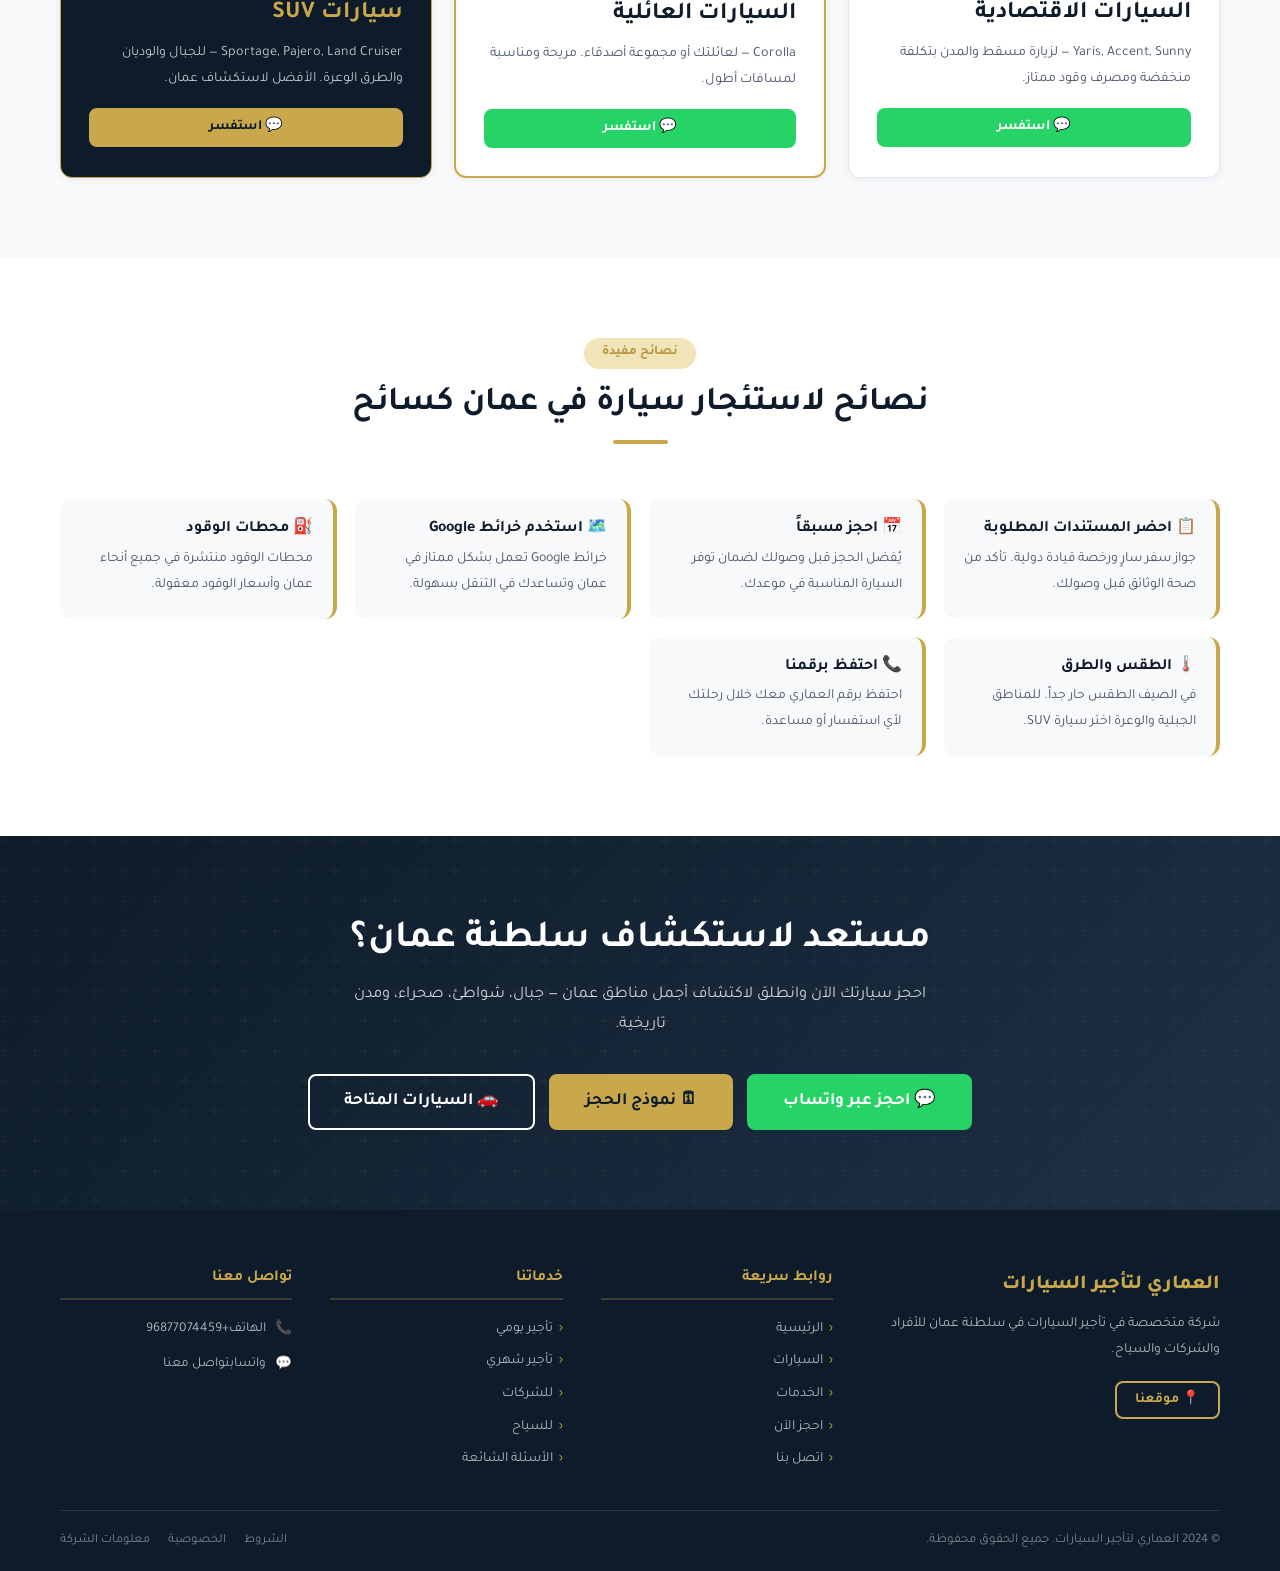
<file: fawaz/tourist.html>
<!DOCTYPE html>
<html lang="ar" dir="rtl">
<head>
  <meta charset="UTF-8">
  <meta name="viewport" content="width=device-width, initial-scale=1.0">
  <title>تأجير سيارات للسياح في عمان | استكشف عُمان مع العماري</title>
  <meta name="description" content="استأجر سيارة لاستكشاف سلطنة عمان مع العماري. سيارات اقتصادية وSUV للسياح. Rent a car for tourists in Oman. Car rental Muscat for tourists.">
  <meta name="keywords" content="تأجير سيارات للسياح عمان, Rent a car Oman tourist, Car rental tourist Oman, استكشاف عمان سيارة">
  <meta name="robots" content="index, follow">
  <link rel="canonical" href="TODO_WEBSITE_URL/tourist.html">
    <link rel="icon" type="image/svg+xml" href="assets/logo.svg">
  <link rel="stylesheet" href="css/style.css">
</head>
<body>

<nav class="navbar scrolled" id="navbar">
  <div class="container">
    <div class="navbar-inner">
      <a href="index.html" class="navbar-brand">
        <img class="brand-logo" src="assets/logo.svg" alt="العماري لتأجير السيارات">
        <div class="brand-text"><span class="brand-name-nav">العماري</span><span class="brand-sub-nav">لتأجير السيارات</span></div>
      </a>
      <ul class="nav-menu" id="navMenu">
        <li><a href="index.html"    class="nav-link">الرئيسية</a></li>
        <li><a href="fleet.html"    class="nav-link">السيارات</a></li>
        <li><a href="services.html" class="nav-link active">الخدمات</a></li>
        <li><a href="about.html"    class="nav-link">من نحن</a></li>
        <li><a href="faq.html"      class="nav-link">الأسئلة الشائعة</a></li>
        <li><a href="contact.html"  class="nav-link">اتصل بنا</a></li>
      </ul>
      <div class="nav-cta"><a href="booking.html" class="btn btn-primary btn-sm">🗓 احجز الآن</a></div>
      <button class="hamburger" id="hamburger" aria-label="القائمة"><span></span><span></span><span></span></button>
    </div>
  </div>
</nav>
<div class="menu-overlay" id="menuOverlay"></div>

<div class="page-header">
  <div class="container page-header-inner">
    <nav class="breadcrumb"><a href="index.html">الرئيسية</a><span class="breadcrumb-sep">›</span><a href="services.html">الخدمات</a><span class="breadcrumb-sep">›</span><span>للسياح</span></nav>
    <h1><span>استأجر سيارة</span> لاستكشاف عُمان</h1>
    <p>سواء كنت تزور مسقط أو ترغب في استكشاف مدن ومناطق سلطنة عمان، نوفر لك سيارة مناسبة للتنقل بسهولة وراحة.</p>
  </div>
</div>

<!-- Why Car in Oman -->
<section class="section">
  <div class="container">
    <div class="section-header fade-up">
      <span class="badge-pill">لماذا تستأجر سيارة في عمان؟</span>
      <h2>استكشف جمال سلطنة عمان بسيارتك الخاصة</h2>
      <div class="divider"></div>
      <p>عمان بلد الطبيعة الخلابة والتاريخ العريق — السيارة هي الوسيلة المثالية لاستكشافها بحرية.</p>
    </div>
    <div class="features-grid">
      <div class="feature-card fade-up delay-1">
        <div class="feature-icon">🏔️</div>
        <h3>الجبال والوديان</h3>
        <p>استكشف جبل الأخضر وجبل شمس والوديان الخلابة بسيارة SUV مريحة وقوية.</p>
      </div>
      <div class="feature-card fade-up delay-2">
        <div class="feature-icon">🏖️</div>
        <h3>الشواطئ الرائعة</h3>
        <p>زر شواطئ مسقط والسيب وصور وصلالة بسهولة ومرونة تامة.</p>
      </div>
      <div class="feature-card fade-up delay-3">
        <div class="feature-icon">🏛️</div>
        <h3>المعالم التاريخية</h3>
        <p>قلعة نزوى، مسجد السلطان قابوس، متحف عمان عبر الزمان — كلها في متناولك.</p>
      </div>
      <div class="feature-card fade-up delay-4">
        <div class="feature-icon">🏙️</div>
        <h3>مدينة مسقط</h3>
        <p>تنقل بين أحياء مسقط الجميلة ومراكز التسوق والمطاعم براحة تامة.</p>
      </div>
      <div class="feature-card fade-up delay-1">
        <div class="feature-icon">🌅</div>
        <h3>الصحراء والرمال</h3>
        <p>تجربة الرمال الذهبية في وادي رم أو الرمال الشهيرة بسيارة 4x4 قوية.</p>
      </div>
      <div class="feature-card fade-up delay-2">
        <div class="feature-icon">🐢</div>
        <h3>شاطئ تفريخ السلاحف</h3>
        <p>زيارة شاطئ رأس الجنيز المشهور بتفريخ السلاحف — تجربة لا تُنسى.</p>
      </div>
    </div>
  </div>
</section>

<!-- Car Options for Tourists -->
<section class="section section-bg">
  <div class="container">
    <div class="section-header fade-up">
      <span class="badge-pill">خيارات السياح</span>
      <h2>أنواع السيارات المناسبة للسياح في عمان</h2>
      <div class="divider"></div>
    </div>
    <div style="display:grid;grid-template-columns:repeat(auto-fit,minmax(250px,1fr));gap:22px">
      <div style="background:var(--white);border-radius:var(--radius-md);padding:28px;box-shadow:var(--shadow-sm);border:1px solid var(--border)" class="fade-up delay-1">
        <div style="font-size:2.5rem;margin-bottom:14px">🚗</div>
        <h3 style="margin-bottom:10px">السيارات الاقتصادية</h3>
        <p style="font-size:0.88rem;margin-bottom:16px">Yaris, Accent, Sunny — لزيارة مسقط والمدن بتكلفة منخفضة ومصرف وقود ممتاز.</p>
        <button class="btn btn-whatsapp btn-sm btn-full" onclick="generalInquiry()">💬 استفسر</button>
      </div>
      <div style="background:var(--white);border-radius:var(--radius-md);padding:28px;box-shadow:var(--shadow-sm);border:2px solid var(--gold)" class="fade-up delay-2">
        <div style="font-size:2.5rem;margin-bottom:14px">🚙</div>
        <h3 style="margin-bottom:10px">السيارات العائلية</h3>
        <p style="font-size:0.88rem;margin-bottom:16px">Corolla — لعائلتك أو مجموعة أصدقاء. مريحة ومناسبة لمسافات أطول.</p>
        <button class="btn btn-whatsapp btn-sm btn-full" onclick="generalInquiry()">💬 استفسر</button>
      </div>
      <div style="background:var(--navy);border-radius:var(--radius-md);padding:28px;box-shadow:var(--shadow-sm);border:1px solid var(--gold)" class="fade-up delay-3">
        <div style="font-size:2.5rem;margin-bottom:14px">🏔️</div>
        <h3 style="color:var(--gold);margin-bottom:10px">سيارات SUV</h3>
        <p style="font-size:0.88rem;margin-bottom:16px;color:rgba(255,255,255,0.75)">Sportage, Pajero, Land Cruiser — للجبال والوديان والطرق الوعرة. الأفضل لاستكشاف عمان.</p>
        <button class="btn btn-primary btn-sm btn-full" onclick="generalInquiry()">💬 استفسر</button>
      </div>
    </div>
  </div>
</section>

<!-- Tips -->
<section class="section">
  <div class="container">
    <div class="section-header fade-up">
      <span class="badge-pill">نصائح مفيدة</span>
      <h2>نصائح لاستئجار سيارة في عمان كسائح</h2>
      <div class="divider"></div>
    </div>
    <div class="corp-benefits fade-up">
      <div class="corp-benefit">
        <h4>📋 احضر المستندات المطلوبة</h4>
        <p>جواز سفر سارٍ ورخصة قيادة دولية. تأكد من صحة الوثائق قبل وصولك.</p>
      </div>
      <div class="corp-benefit">
        <h4>📅 احجز مسبقاً</h4>
        <p>يُفضل الحجز قبل وصولك لضمان توفر السيارة المناسبة في موعدك.</p>
      </div>
      <div class="corp-benefit">
        <h4>🗺️ استخدم خرائط Google</h4>
        <p>خرائط Google تعمل بشكل ممتاز في عمان وتساعدك في التنقل بسهولة.</p>
      </div>
      <div class="corp-benefit">
        <h4>⛽ محطات الوقود</h4>
        <p>محطات الوقود منتشرة في جميع أنحاء عمان وأسعار الوقود معقولة.</p>
      </div>
      <div class="corp-benefit">
        <h4>🌡️ الطقس والطرق</h4>
        <p>في الصيف الطقس حار جداً. للمناطق الجبلية والوعرة اختر سيارة SUV.</p>
      </div>
      <div class="corp-benefit">
        <h4>📞 احتفظ برقمنا</h4>
        <p>احتفظ برقم العماري معك خلال رحلتك لأي استفسار أو مساعدة.</p>
      </div>
    </div>
  </div>
</section>

<!-- Booking -->
<section class="cta-section">
  <div class="container">
    <div class="cta-inner fade-up">
      <h2>مستعد لاستكشاف سلطنة عمان؟</h2>
      <p>احجز سيارتك الآن وانطلق لاكتشاف أجمل مناطق عمان — جبال، شواطئ، صحراء، ومدن تاريخية.</p>
      <div class="cta-actions">
        <a href="#" data-whatsapp-link data-whatsapp-message="مرحبا، أنا سائح وأريد استئجار سيارة لاستكشاف عمان من العماري" target="_blank" class="btn btn-whatsapp btn-lg" rel="noopener noreferrer">💬 احجز عبر واتساب</a>
        <a href="booking.html" class="btn btn-primary btn-lg">🗓 نموذج الحجز</a>
        <a href="fleet.html" class="btn btn-secondary btn-lg">🚗 السيارات المتاحة</a>
      </div>
    </div>
  </div>
</section>

<footer>
  <div class="container">
    <div class="footer-grid">
      <div class="footer-brand"><span class="footer-brand-name">العماري لتأجير السيارات</span><p>شركة متخصصة في تأجير السيارات في سلطنة عمان للأفراد والشركات والسياح.</p><a href="https://maps.app.goo.gl/ahwhJKdvhMWxH1zr6" target="_blank" class="btn btn-outline-gold btn-sm">📍 موقعنا</a></div>
      <div class="footer-col"><h4>روابط سريعة</h4><nav class="footer-links"><a href="index.html">الرئيسية</a><a href="fleet.html">السيارات</a><a href="services.html">الخدمات</a><a href="booking.html">احجز الآن</a><a href="contact.html">اتصل بنا</a></nav></div>
      <div class="footer-col"><h4>خدماتنا</h4><nav class="footer-links"><a href="services.html">تأجير يومي</a><a href="services.html">تأجير شهري</a><a href="corporate.html">للشركات</a><a href="tourist.html">للسياح</a><a href="faq.html">الأسئلة الشائعة</a></nav></div>
      <div class="footer-col"><h4>تواصل معنا</h4><div class="footer-contact-items"><div class="footer-contact-item"><span class="fi">📞</span><div><span>الهاتف</span><a href="tel:+96877074459">+96877074459</a></div></div><div class="footer-contact-item"><span class="fi">💬</span><div><span>واتساب</span><a href="#" data-whatsapp-link target="_blank" rel="noopener noreferrer">تواصل معنا</a></div></div></div></div>
    </div>
    <div class="footer-bottom"><p>© 2024 العماري لتأجير السيارات. جميع الحقوق محفوظة.</p><div class="footer-bottom-links"><a href="terms.html">الشروط</a><a href="privacy.html">الخصوصية</a><a href="company-information.html">معلومات الشركة</a></div></div>
  </div>
</footer>
<div class="whatsapp-float"><span class="wa-tooltip">واتساب</span><a href="#" data-whatsapp-link target="_blank" class="wa-btn" aria-label="واتساب" rel="noopener noreferrer"><svg width="25" height="25" viewBox="0 0 24 24" fill="white"><path d="M17.472 14.382c-.297-.149-1.758-.867-2.03-.967-.273-.099-.471-.148-.67.15-.197.297-.767.966-.94 1.164-.173.199-.347.223-.644.075-.297-.15-1.255-.463-2.39-1.475-.883-.788-1.48-1.761-1.653-2.059-.173-.297-.018-.458.13-.606.134-.133.298-.347.446-.52.149-.174.198-.298.298-.497.099-.198.05-.371-.025-.52-.075-.149-.669-1.612-.916-2.207-.242-.579-.487-.5-.669-.51-.173-.008-.371-.01-.57-.01-.198 0-.52.074-.792.372-.272.297-1.04 1.016-1.04 2.479 0 1.462 1.065 2.875 1.213 3.074.149.198 2.096 3.2 5.077 4.487.709.306 1.262.489 1.694.625.712.227 1.36.195 1.871.118.571-.085 1.758-.719 2.006-1.413.248-.694.248-1.289.173-1.413-.074-.124-.272-.198-.57-.347m-5.421 7.403h-.004a9.87 9.87 0 01-5.031-1.378l-.361-.214-3.741.982.998-3.648-.235-.374a9.86 9.86 0 01-1.51-5.26c.001-5.45 4.436-9.884 9.888-9.884 2.64 0 5.122 1.03 6.988 2.898a9.825 9.825 0 012.893 6.994c-.003 5.45-4.437 9.884-9.885 9.884m8.413-18.297A11.815 11.815 0 0012.05 0C5.495 0 .16 5.335.157 11.892c0 2.096.547 4.142 1.588 5.945L.057 24l6.305-1.654a11.882 11.882 0 005.683 1.448h.005c6.554 0 11.89-5.335 11.893-11.893a11.821 11.821 0 00-3.48-8.413z"/></svg></a></div>
<script src="js/main.js"></script>
</body>
</html>
</file>
<file: fawaz/css/style.css>
/* ===================================================
   العماري لتأجير السيارات - Stylesheet
   =================================================== */

@import url('https://fonts.googleapis.com/css2?family=Tajawal:wght@300;400;500;700;800;900&display=swap');

/* ===================== Variables ===================== */
:root {
  --navy:       #0d1b2a;
  --navy-mid:   #162236;
  --navy-light: #1e3044;
  --gold:       #c9a84c;
  --gold-hover: #b8943a;
  --gold-light: #f0e4b8;
  --white:      #ffffff;
  --gray-50:    #f8f9fa;
  --gray-100:   #f0f2f5;
  --gray-200:   #e8eaed;
  --gray-400:   #9aa0ab;
  --gray-600:   #6c757d;
  --text-primary:   #0d1b2a;
  --text-secondary: #4a5568;
  --text-muted:     #718096;
  --success:    #28a745;
  --border:     #e2e8f0;
  --shadow-sm:  0 2px 8px rgba(0,0,0,0.06);
  --shadow-md:  0 4px 20px rgba(0,0,0,0.10);
  --shadow-lg:  0 8px 40px rgba(0,0,0,0.14);
  --shadow-gold:0 4px 20px rgba(201,168,76,0.30);
  --radius-sm:  8px;
  --radius-md:  12px;
  --radius-lg:  20px;
  --transition: all 0.3s cubic-bezier(0.4,0,0.2,1);
  --transition-fast: all 0.18s ease;
  --container-max: 1200px;
}

/* ===================== Reset ===================== */
*, *::before, *::after { box-sizing: border-box; margin: 0; padding: 0; }
html { scroll-behavior: smooth; font-size: 16px; }
body {
  font-family: 'Tajawal', 'Arial', sans-serif;
  direction: rtl;
  color: var(--text-primary);
  background: var(--white);
  line-height: 1.7;
  overflow-x: hidden;
}
a { text-decoration: none; color: inherit; transition: var(--transition-fast); }
img { max-width: 100%; height: auto; display: block; }
ul, ol { list-style: none; }
button, input, select, textarea { font-family: 'Tajawal','Arial',sans-serif; font-size: inherit; }

/* ===================== Typography ===================== */
h1,h2,h3,h4,h5,h6 { font-weight: 700; line-height: 1.3; color: var(--navy); }
h1 { font-size: clamp(1.8rem, 4vw, 2.8rem); }
h2 { font-size: clamp(1.4rem, 3vw, 2.1rem); }
h3 { font-size: clamp(1.1rem, 2.5vw, 1.5rem); }
h4 { font-size: 1.1rem; }
p  { color: var(--text-secondary); line-height: 1.85; }

/* ===================== Layout ===================== */
.container { max-width: var(--container-max); margin: 0 auto; padding: 0 20px; }
.section    { padding: 80px 0; }
.section-sm { padding: 50px 0; }
.section-bg { background: var(--gray-50); }
.text-center { text-align: center; }
.text-gold   { color: var(--gold); }
.text-white  { color: var(--white); }
.font-bold   { font-weight: 700; }

.badge-pill {
  display: inline-block;
  background: var(--gold-light);
  color: var(--gold-hover);
  padding: 4px 18px;
  border-radius: 50px;
  font-size: 0.82rem;
  font-weight: 600;
  margin-bottom: 14px;
}

.section-header { text-align: center; margin-bottom: 55px; }
.section-header h2 { margin-bottom: 14px; }
.section-header p  { max-width: 600px; margin: 0 auto; font-size: 1.05rem; }

.divider {
  width: 55px; height: 4px;
  background: var(--gold);
  border-radius: 2px;
  margin: 10px auto;
}

/* ===================== Buttons ===================== */
.btn {
  display: inline-flex;
  align-items: center;
  gap: 8px;
  padding: 13px 26px;
  border-radius: var(--radius-sm);
  font-size: 0.97rem;
  font-weight: 600;
  font-family: 'Tajawal', sans-serif;
  cursor: pointer;
  border: 2px solid transparent;
  transition: var(--transition);
  white-space: nowrap;
  text-decoration: none;
  line-height: 1.2;
}
.btn-primary   { background: var(--gold);  color: var(--navy); border-color: var(--gold); }
.btn-primary:hover { background: var(--gold-hover); border-color: var(--gold-hover); transform: translateY(-2px); box-shadow: var(--shadow-gold); }
.btn-secondary { background: transparent; color: var(--white); border-color: var(--white); }
.btn-secondary:hover { background: var(--white); color: var(--navy); transform: translateY(-2px); }
.btn-navy  { background: var(--navy); color: var(--white); border-color: var(--navy); }
.btn-navy:hover { background: var(--navy-mid); transform: translateY(-2px); box-shadow: var(--shadow-md); }
.btn-outline-gold { background: transparent; color: var(--gold); border-color: var(--gold); }
.btn-outline-gold:hover { background: var(--gold); color: var(--navy); transform: translateY(-2px); }
.btn-whatsapp { background: #25D366; color: #fff; border-color: #25D366; }
.btn-whatsapp:hover { background: #1ebe57; border-color: #1ebe57; transform: translateY(-2px); box-shadow: 0 4px 15px rgba(37,211,102,0.4); }
.btn-sm  { padding: 9px 18px; font-size: 0.88rem; }
.btn-lg  { padding: 16px 34px; font-size: 1.08rem; }
.btn-full { width: 100%; justify-content: center; }

/* ===================== Navigation ===================== */
.navbar {
  position: fixed; top: 0; right: 0; left: 0;
  z-index: 1000;
  background: transparent;
  transition: var(--transition);
  padding: 16px 0;
}
.navbar.scrolled { background: var(--navy); box-shadow: var(--shadow-md); padding: 10px 0; }
.navbar-inner { display: flex; align-items: center; justify-content: space-between; }
.navbar-brand { display: flex; align-items: center; gap: 10px; }
.brand-logo {
  width: 44px; height: 44px;
  background: transparent;
  border-radius: 50%;
  display: block;
  object-fit: contain;
  flex-shrink: 0;
  filter: drop-shadow(0 4px 10px rgba(0,0,0,0.18));
}
.brand-text { display: flex; flex-direction: column; line-height: 1.2; }
.brand-name-nav { font-size: 1.05rem; font-weight: 800; color: var(--gold); }
.brand-sub-nav  { font-size: 0.72rem; color: rgba(255,255,255,0.75); font-weight: 400; }
.nav-menu { display: flex; align-items: center; gap: 2px; }
.nav-link { color: rgba(255,255,255,0.88); padding: 8px 13px; border-radius: var(--radius-sm); font-size: 0.93rem; font-weight: 500; transition: var(--transition-fast); white-space: nowrap; }
.nav-link:hover, .nav-link.active { color: var(--gold); background: rgba(201,168,76,0.1); }
.nav-cta { margin-right: 10px; }
.hamburger { display: none; flex-direction: column; gap: 5px; cursor: pointer; padding: 5px; background: none; border: none; }
.hamburger span { display: block; width: 24px; height: 2px; background: var(--white); border-radius: 2px; transition: var(--transition-fast); }
.hamburger.active span:nth-child(1) { transform: translateY(7px) rotate(45deg); }
.hamburger.active span:nth-child(2) { opacity: 0; }
.hamburger.active span:nth-child(3) { transform: translateY(-7px) rotate(-45deg); }
.menu-overlay { display: none; position: fixed; inset: 0; background: rgba(0,0,0,0.5); z-index: 998; }
.menu-overlay.active { display: block; }

/* ===================== Hero ===================== */
.hero {
  position: relative;
  min-height: 100vh;
  display: flex; align-items: center;
  background: var(--navy);
  overflow: hidden;
}
.hero-bg {
  position: absolute; inset: 0;
  background: linear-gradient(135deg, rgba(13,27,42,0.97) 0%, rgba(13,27,42,0.88) 55%, rgba(201,168,76,0.12) 100%);
  z-index: 1;
}
.hero-pattern {
  position: absolute; inset: 0;
  background-image: url("data:image/svg+xml,%3Csvg width='60' height='60' viewBox='0 0 60 60' xmlns='http://www.w3.org/2000/svg'%3E%3Cg fill='%23c9a84c' fill-opacity='0.04'%3E%3Cpath d='M36 34v-4h-2v4h-4v2h4v4h2v-4h4v-2h-4zm0-30V0h-2v4h-4v2h4v4h2V6h4V4h-4zM6 34v-4H4v4H0v2h4v4h2v-4h4v-2H6zM6 4V0H4v4H0v2h4v4h2V6h4V4H6z'/%3E%3C/g%3E%3C/svg%3E");
  z-index: 1;
}
.hero-content { position: relative; z-index: 2; max-width: 760px; }
.hero-badge {
  display: inline-flex; align-items: center; gap: 8px;
  background: rgba(201,168,76,0.12); border: 1px solid rgba(201,168,76,0.3);
  color: var(--gold-light); padding: 8px 20px; border-radius: 50px;
  font-size: 0.88rem; margin-bottom: 24px;
}
.hero h1 { font-size: clamp(2rem, 5vw, 3.4rem); font-weight: 900; color: var(--white); margin-bottom: 20px; line-height: 1.25; }
.hero h1 span { color: var(--gold); }
.hero-desc { font-size: clamp(0.97rem, 2vw, 1.12rem); color: rgba(255,255,255,0.8); margin-bottom: 35px; max-width: 620px; line-height: 1.95; }
.hero-actions { display: flex; flex-wrap: wrap; gap: 14px; margin-bottom: 50px; }
.hero-stats { display: flex; gap: 40px; flex-wrap: wrap; padding-top: 10px; border-top: 1px solid rgba(255,255,255,0.1); }
.stat-item .stat-number { font-size: 1.9rem; font-weight: 900; color: var(--gold); display: block; }
.stat-item .stat-label  { font-size: 0.82rem; color: rgba(255,255,255,0.65); }

/* ===================== Features Strip ===================== */
.features-strip { background: var(--gold); padding: 18px 0; }
.features-strip-inner { display: flex; flex-wrap: wrap; }
.feature-strip-item {
  flex: 1; min-width: 170px;
  display: flex; align-items: center; gap: 9px;
  padding: 10px 18px;
  color: var(--navy); font-weight: 600; font-size: 0.88rem;
  border-left: 1px solid rgba(13,27,42,0.18);
}
.feature-strip-item:last-child { border-left: none; }
.feature-strip-item .icon { font-size: 1.2rem; flex-shrink: 0; }

/* ===================== Feature Cards ===================== */
.features-grid { display: grid; grid-template-columns: repeat(auto-fit, minmax(270px, 1fr)); gap: 22px; }
.feature-card {
  background: var(--white); border-radius: var(--radius-md);
  padding: 28px; box-shadow: var(--shadow-sm); border: 1px solid var(--border);
  transition: var(--transition); text-align: center;
}
.feature-card:hover { transform: translateY(-5px); box-shadow: var(--shadow-lg); border-color: var(--gold); }
.feature-icon {
  width: 62px; height: 62px; background: var(--gold-light); border-radius: 50%;
  display: flex; align-items: center; justify-content: center;
  font-size: 1.7rem; margin: 0 auto 18px; transition: var(--transition);
}
.feature-card:hover .feature-icon { background: var(--gold); }
.feature-card h3 { font-size: 1.05rem; margin-bottom: 9px; }
.feature-card p  { font-size: 0.88rem; }

/* ===================== Why Choose Us ===================== */
.why-grid { display: grid; grid-template-columns: 1fr 1fr; gap: 55px; align-items: center; }
.why-list { display: flex; flex-direction: column; gap: 16px; margin-top: 25px; }
.why-item { display: flex; align-items: flex-start; gap: 14px; }
.why-check {
  width: 28px; height: 28px; background: var(--gold); border-radius: 50%;
  display: flex; align-items: center; justify-content: center;
  color: var(--navy); font-size: 0.78rem; flex-shrink: 0; margin-top: 2px;
}
.why-item-text h4 { font-size: 0.97rem; margin-bottom: 3px; }
.why-item-text p  { font-size: 0.87rem; margin: 0; }
.why-image-wrap { position: relative; }
.why-image-main { border-radius: var(--radius-lg); overflow: hidden; box-shadow: var(--shadow-lg); }
.why-image-main img { width: 100%; height: 420px; object-fit: cover; }
.why-img-placeholder {
  width: 100%; height: 420px;
  background: linear-gradient(135deg, var(--navy-mid) 0%, var(--navy-light) 100%);
  display: flex; flex-direction: column; align-items: center; justify-content: center;
  color: var(--gold); font-size: 4rem;
}
.why-img-placeholder span { font-size: 1rem; margin-top: 10px; color: rgba(255,255,255,0.6); }
.why-badge-float {
  position: absolute; bottom: -18px; right: -18px;
  background: var(--gold); color: var(--navy);
  padding: 18px 22px; border-radius: var(--radius-md);
  text-align: center; box-shadow: var(--shadow-md);
}
.why-badge-float .badge-num { font-size: 2rem; font-weight: 900; display: block; line-height: 1; }
.why-badge-float .badge-lbl { font-size: 0.78rem; font-weight: 600; }

/* ===================== Car Cards ===================== */
.cars-grid { display: grid; grid-template-columns: repeat(auto-fill, minmax(275px, 1fr)); gap: 22px; }
.car-card {
  background: var(--white); border-radius: var(--radius-md);
  overflow: hidden; box-shadow: var(--shadow-sm); border: 1px solid var(--border);
  transition: var(--transition);
}
.car-card:hover { transform: translateY(-5px); box-shadow: var(--shadow-lg); }
.car-card-image { position: relative; height: 190px; background: var(--gray-100); overflow: hidden; }
.car-card-image img { width: 100%; height: 100%; object-fit: cover; transition: var(--transition); }
.car-card:hover .car-card-image img { transform: scale(1.05); }
.car-placeholder {
  width: 100%; height: 100%;
  background: linear-gradient(135deg, var(--navy) 0%, var(--navy-light) 100%);
  display: flex; flex-direction: column; align-items: center; justify-content: center;
  font-size: 3.5rem; color: var(--gold);
}
.car-placeholder span { font-size: 0.82rem; color: rgba(255,255,255,0.55); margin-top: 6px; }
.car-type-badge {
  position: absolute; top: 12px; right: 12px;
  background: var(--navy); color: var(--gold);
  padding: 4px 11px; border-radius: 50px; font-size: 0.76rem; font-weight: 600;
}
.car-avail {
  position: absolute; top: 12px; left: 12px;
  background: var(--success); color: white;
  padding: 4px 10px; border-radius: 50px; font-size: 0.73rem; font-weight: 600;
  display: flex; align-items: center; gap: 4px;
}
.car-avail::before { content:''; width:6px; height:6px; background: white; border-radius:50%; }
.car-card-body { padding: 18px; }
.car-card-body h3 { font-size: 1.1rem; margin-bottom: 11px; }
.car-specs { display: flex; gap: 8px; flex-wrap: wrap; margin-bottom: 12px; }
.car-spec {
  display: flex; align-items: center; gap: 4px;
  font-size: 0.78rem; color: var(--text-muted);
  background: var(--gray-100); padding: 3px 9px; border-radius: 50px;
}
.car-price { margin-bottom: 12px; }
.car-price .price-text { font-size: 0.92rem; color: var(--text-muted); font-style: italic; }
.car-tags { display: flex; gap: 7px; flex-wrap: wrap; margin-bottom: 14px; }
.car-tag {
  background: var(--gold-light); color: var(--gold-hover);
  padding: 3px 9px; border-radius: 50px; font-size: 0.75rem; font-weight: 500;
}

/* ===================== Filters ===================== */
.filter-bar { display: flex; gap: 9px; flex-wrap: wrap; margin-bottom: 35px; justify-content: center; }
.filter-btn {
  padding: 8px 20px; border-radius: 50px; border: 2px solid var(--border);
  background: var(--white); color: var(--text-secondary);
  cursor: pointer; font-size: 0.88rem; font-family: 'Tajawal',sans-serif;
  font-weight: 500; transition: var(--transition-fast);
}
.filter-btn:hover, .filter-btn.active { border-color: var(--gold); background: var(--gold); color: var(--navy); }

/* ===================== Modal ===================== */
.modal-overlay {
  position: fixed; inset: 0; background: rgba(0,0,0,0.72); z-index: 2000;
  display: flex; align-items: center; justify-content: center; padding: 20px;
  opacity: 0; visibility: hidden; transition: var(--transition);
}
.modal-overlay.active { opacity: 1; visibility: visible; }
.modal {
  background: var(--white); border-radius: var(--radius-lg);
  max-width: 580px; width: 100%; max-height: 90vh; overflow-y: auto;
  transform: scale(0.9); transition: var(--transition);
}
.modal-overlay.active .modal { transform: scale(1); }
.modal-header {
  display: flex; align-items: center; justify-content: space-between;
  padding: 22px 24px; border-bottom: 1px solid var(--border);
  position: sticky; top: 0; background: var(--white);
  border-radius: var(--radius-lg) var(--radius-lg) 0 0; z-index: 1;
}
.modal-close {
  width: 34px; height: 34px; background: var(--gray-100); border: none;
  border-radius: 50%; cursor: pointer; display: flex;
  align-items: center; justify-content: center; font-size: 1.05rem; transition: var(--transition-fast);
}
.modal-close:hover { background: var(--gray-200); }
.modal-body { padding: 22px 24px; }
.modal-image { border-radius: var(--radius-md); overflow: hidden; margin-bottom: 18px; }
.modal-image img { width: 100%; height: 210px; object-fit: cover; }
.modal-placeholder {
  width: 100%; height: 210px;
  background: linear-gradient(135deg, var(--navy) 0%, var(--navy-light) 100%);
  display: flex; align-items: center; justify-content: center; font-size: 4rem;
}
.modal-car-img {
  width: 100%;
  height: 100%;
  object-fit: cover;
  display: block;
}
.modal-specs { display: grid; grid-template-columns: 1fr 1fr; gap: 10px; margin-bottom: 18px; }
.modal-spec { background: var(--gray-50); border-radius: var(--radius-sm); padding: 12px; text-align: center; }
.modal-spec .spec-lbl { font-size: 0.76rem; color: var(--text-muted); display: block; margin-bottom: 4px; }
.modal-spec .spec-val { font-size: 0.92rem; font-weight: 600; color: var(--navy); }
.modal-desc { font-size: 0.9rem; color: var(--text-secondary); line-height: 1.8; margin-bottom: 16px; }
.modal-footer {
  padding: 18px 24px; border-top: 1px solid var(--border);
  background: var(--gray-50); border-radius: 0 0 var(--radius-lg) var(--radius-lg);
}

/* ===================== Services ===================== */
.services-grid { display: grid; grid-template-columns: repeat(auto-fit, minmax(295px, 1fr)); gap: 22px; }
.service-card {
  background: var(--white); border-radius: var(--radius-md);
  padding: 32px; box-shadow: var(--shadow-sm); border: 1px solid var(--border);
  transition: var(--transition); position: relative; overflow: hidden;
}
.service-card::before { content:''; position:absolute; top:0; right:0; width:4px; height:0; background:var(--gold); transition:var(--transition); }
.service-card:hover::before { height:100%; }
.service-card:hover { transform: translateY(-5px); box-shadow: var(--shadow-lg); }
.service-icon {
  width: 58px; height: 58px; background: var(--navy); border-radius: var(--radius-sm);
  display: flex; align-items: center; justify-content: center; font-size: 1.55rem; margin-bottom: 18px;
}
.service-card h3 { font-size: 1.1rem; margin-bottom: 10px; }
.service-card p  { font-size: 0.88rem; margin-bottom: 18px; }

/* ===================== FAQ ===================== */
.faq-list { max-width: 800px; margin: 0 auto; }
.faq-item { border: 1px solid var(--border); border-radius: var(--radius-md); margin-bottom: 10px; overflow: hidden; transition: var(--transition); }
.faq-item.active { border-color: var(--gold); box-shadow: var(--shadow-sm); }
.faq-question {
  width: 100%; display: flex; align-items: center; justify-content: space-between;
  gap: 14px; padding: 18px 22px; background: var(--white); border: none; cursor: pointer;
  font-family: 'Tajawal',sans-serif; font-size: 0.97rem; font-weight: 600;
  color: var(--text-primary); text-align: right; transition: var(--transition-fast);
}
.faq-question:hover { background: var(--gray-50); }
.faq-item.active .faq-question { background: var(--navy); color: var(--white); }
.faq-icon {
  width: 26px; height: 26px; background: var(--gold-light); border-radius: 50%;
  display: flex; align-items: center; justify-content: center;
  color: var(--gold-hover); font-size: 0.85rem; flex-shrink: 0; transition: var(--transition);
}
.faq-item.active .faq-icon { background: var(--gold); color: var(--navy); transform: rotate(45deg); }
.faq-answer { max-height: 0; overflow: hidden; transition: max-height 0.35s ease; }
.faq-answer-inner { padding: 18px 22px; color: var(--text-secondary); font-size: 0.93rem; line-height: 1.85; border-top: 1px solid var(--border); }

/* ===================== Contact ===================== */
.contact-grid { display: grid; grid-template-columns: 1fr 1.4fr; gap: 35px; }
.contact-info-card { background: var(--navy); border-radius: var(--radius-lg); padding: 38px; color: var(--white); }
.contact-info-card h2 { color: var(--gold); margin-bottom: 12px; }
.contact-info-card > p { color: rgba(255,255,255,0.75); margin-bottom: 28px; font-size: 0.95rem; }
.contact-items { display: flex; flex-direction: column; gap: 18px; margin-bottom: 28px; }
.contact-item { display: flex; align-items: flex-start; gap: 13px; }
.contact-item .c-icon {
  width: 40px; height: 40px; background: rgba(201,168,76,0.14);
  border-radius: var(--radius-sm); display: flex; align-items: center;
  justify-content: center; font-size: 1.15rem; flex-shrink: 0; color: var(--gold);
}
.contact-item .c-text span { display: block; font-size: 0.78rem; color: rgba(255,255,255,0.55); margin-bottom: 3px; }
.contact-item .c-text strong { font-size: 0.92rem; color: var(--white); }
.contact-item .c-text a { color: var(--gold-light); font-size: 0.92rem; }
.contact-btns { display: flex; flex-direction: column; gap: 10px; }
.contact-form-card { background: var(--white); border-radius: var(--radius-lg); padding: 38px; box-shadow: var(--shadow-md); border: 1px solid var(--border); }
.map-container { border-radius: var(--radius-lg); overflow: hidden; margin-top: 35px; box-shadow: var(--shadow-md); }
.map-container iframe { width: 100%; height: 380px; border: none; display: block; }
.map-placeholder {
  width: 100%; height: 380px;
  background: var(--gray-100); border-radius: var(--radius-lg);
  display: flex; flex-direction: column; align-items: center; justify-content: center;
  gap: 14px; color: var(--text-muted);
}
.map-placeholder .map-icon { font-size: 3rem; }
.map-placeholder p { font-size: 0.95rem; }

/* ===================== Forms ===================== */
.form-group { margin-bottom: 18px; }
.form-label { display: block; font-weight: 600; font-size: 0.88rem; color: var(--text-primary); margin-bottom: 7px; }
.form-label .req { color: var(--gold); }
.form-control {
  width: 100%; padding: 11px 14px;
  border: 2px solid var(--border); border-radius: var(--radius-sm);
  font-family: 'Tajawal',sans-serif; font-size: 0.93rem;
  color: var(--text-primary); background: var(--white);
  transition: var(--transition-fast); direction: rtl;
}
.form-control:focus { outline: none; border-color: var(--gold); box-shadow: 0 0 0 3px rgba(201,168,76,0.12); }
.form-control::placeholder { color: var(--gray-400); }
textarea.form-control { resize: vertical; min-height: 95px; }
select.form-control { appearance: none; cursor: pointer; background-image: url("data:image/svg+xml,%3Csvg xmlns='http://www.w3.org/2000/svg' width='12' height='12' viewBox='0 0 12 12'%3E%3Cpath fill='%236c757d' d='M6 8L1 3h10z'/%3E%3C/svg%3E"); background-repeat: no-repeat; background-position: left 13px center; padding-left: 34px; }
.form-row { display: grid; grid-template-columns: 1fr 1fr; gap: 18px; }
.form-check { display: flex; align-items: center; gap: 9px; }
.form-check input { width: 17px; height: 17px; cursor: pointer; accent-color: var(--gold); }
.form-check label { cursor: pointer; font-size: 0.9rem; }

/* ===================== CTA Section ===================== */
.cta-section {
  background: linear-gradient(135deg, var(--navy) 0%, var(--navy-light) 100%);
  padding: 80px 0; position: relative; overflow: hidden;
}
.cta-section::before { content:''; position:absolute; inset:0; background:url("data:image/svg+xml,%3Csvg width='60' height='60' viewBox='0 0 60 60' xmlns='http://www.w3.org/2000/svg'%3E%3Cg fill='%23c9a84c' fill-opacity='0.04'%3E%3Cpath d='M36 34v-4h-2v4h-4v2h4v4h2v-4h4v-2h-4zm0-30V0h-2v4h-4v2h4v4h2V6h4V4h-4zM6 34v-4H4v4H0v2h4v4h2v-4h4v-2H6zM6 4V0H4v4H0v2h4v4h2V6h4V4H6z'/%3E%3C/g%3E%3C/svg%3E"); }
.cta-inner { position: relative; z-index: 1; text-align: center; }
.cta-section h2 { color: var(--white); font-size: clamp(1.5rem,3vw,2.4rem); margin-bottom: 14px; }
.cta-section p  { color: rgba(255,255,255,0.8); font-size: 1.03rem; margin-bottom: 33px; max-width: 580px; margin-left: auto; margin-right: auto; }
.cta-actions { display: flex; gap: 14px; justify-content: center; flex-wrap: wrap; }

/* ===================== Testimonials ===================== */
.testimonials-grid { display: grid; grid-template-columns: repeat(auto-fit, minmax(275px, 1fr)); gap: 22px; }
.testimonial-card {
  background: var(--white); border-radius: var(--radius-md); padding: 28px;
  box-shadow: var(--shadow-sm); border: 1px solid var(--border); transition: var(--transition); position: relative;
}
.testimonial-card::before { content:'"'; position:absolute; top:12px; left:18px; font-size:3.5rem; color:var(--gold-light); font-family:Georgia,serif; line-height:1; }
.testimonial-card:hover { transform: translateY(-3px); box-shadow: var(--shadow-md); }
.testimonial-stars { display: flex; gap: 3px; margin-bottom: 13px; color: var(--gold); font-size: 0.95rem; }
.testimonial-text { color: var(--text-secondary); font-size: 0.92rem; line-height: 1.8; margin-bottom: 18px; }
.testimonial-author { display: flex; align-items: center; gap: 11px; }
.author-avatar {
  width: 43px; height: 43px; border-radius: 50%; background: var(--navy);
  display: flex; align-items: center; justify-content: center;
  color: var(--gold); font-size: 1.05rem; font-weight: 700; flex-shrink: 0;
}
.author-info strong { display: block; font-size: 0.92rem; color: var(--navy); }
.author-info span   { font-size: 0.78rem; color: var(--text-muted); }

/* ===================== Page Header ===================== */
.page-header {
  background: linear-gradient(135deg, var(--navy) 0%, var(--navy-light) 100%);
  padding: 130px 0 65px; position: relative; overflow: hidden;
}
.page-header::after {
  content:''; position:absolute; bottom:0; right:0; left:0; height:55px;
  background: var(--white); clip-path: ellipse(55% 100% at 50% 100%);
}
.page-header-inner { position: relative; z-index: 1; }
.page-header.bg-gray::after { background: var(--gray-50); }
.page-header h1 { color: var(--white); font-size: clamp(1.7rem, 4vw, 2.7rem); margin-bottom: 11px; }
.page-header h1 span { color: var(--gold); }
.page-header p  { color: rgba(255,255,255,0.78); font-size: 1.03rem; max-width: 600px; }
.breadcrumb { display: flex; align-items: center; gap: 7px; margin-bottom: 18px; color: rgba(255,255,255,0.55); font-size: 0.85rem; }
.breadcrumb a { color: rgba(255,255,255,0.65); }
.breadcrumb a:hover { color: var(--gold); }

/* ===================== Stats ===================== */
.stats-grid { display: grid; grid-template-columns: repeat(4, 1fr); gap: 1px; background: var(--border); border-radius: var(--radius-lg); overflow: hidden; }
.stat-card { background: var(--white); padding: 32px 18px; text-align: center; }
.stat-card .stat-num { font-size: 2.4rem; font-weight: 900; color: var(--gold); display: block; line-height: 1; margin-bottom: 7px; }
.stat-card p { font-size: 0.88rem; font-weight: 500; color: var(--text-secondary); margin: 0; }

/* ===================== Steps ===================== */
.steps-grid { display: grid; grid-template-columns: repeat(auto-fit, minmax(210px, 1fr)); gap: 28px; }
.step-card { text-align: center; padding: 28px 18px; }
.step-number { width: 52px; height: 52px; background: var(--gold); color: var(--navy); border-radius: 50%; display: flex; align-items: center; justify-content: center; font-size: 1.3rem; font-weight: 900; margin: 0 auto 18px; position: relative; z-index: 1; }
.step-card h3 { font-size: 1rem; margin-bottom: 9px; }
.step-card p  { font-size: 0.85rem; }

/* ===================== Footer ===================== */
footer { background: var(--navy); color: var(--white); padding-top: 58px; }
.footer-grid { display: grid; grid-template-columns: 1.5fr 1fr 1fr 1fr; gap: 38px; padding-bottom: 38px; border-bottom: 1px solid rgba(255,255,255,0.1); }
.footer-brand-name { font-size: 1.25rem; font-weight: 800; color: var(--gold); margin-bottom: 10px; display: block; }
.footer-brand p { color: rgba(255,255,255,0.68); font-size: 0.87rem; line-height: 1.8; margin-bottom: 18px; }
.footer-col h4 { color: var(--gold); font-size: 0.97rem; margin-bottom: 18px; padding-bottom: 9px; border-bottom: 2px solid rgba(201,168,76,0.25); }
.footer-links { display: flex; flex-direction: column; gap: 9px; }
.footer-links a { color: rgba(255,255,255,0.68); font-size: 0.87rem; transition: var(--transition-fast); display: flex; align-items: center; gap: 6px; }
.footer-links a::before { content:'‹'; color: var(--gold); }
.footer-links a:hover { color: var(--gold); padding-right: 4px; }
.footer-contact-items { display: flex; flex-direction: column; gap: 11px; }
.footer-contact-item { display: flex; align-items: flex-start; gap: 9px; color: rgba(255,255,255,0.68); font-size: 0.85rem; }
.footer-contact-item .fi { color: var(--gold); flex-shrink: 0; margin-top: 1px; }
.footer-contact-item a { color: rgba(255,255,255,0.68); }
.footer-contact-item a:hover { color: var(--gold); }
.footer-bottom {
  padding: 18px 0; display: flex;
  align-items: center; justify-content: space-between; flex-wrap: wrap; gap: 12px;
}
.footer-bottom p { color: rgba(255,255,255,0.45); font-size: 0.82rem; margin: 0; }
.footer-bottom-links { display: flex; gap: 18px; flex-wrap: wrap; }
.footer-bottom-links a { color: rgba(255,255,255,0.45); font-size: 0.8rem; transition: var(--transition-fast); }
.footer-bottom-links a:hover { color: var(--gold); }

/* ===================== WhatsApp Float ===================== */
.whatsapp-float { position: fixed; bottom: 24px; left: 24px; z-index: 999; display: flex; flex-direction: row; align-items: center; gap: 10px; }
.wa-btn {
  width: 56px; height: 56px; background: #25D366; border-radius: 50%;
  display: flex; align-items: center; justify-content: center;
  box-shadow: 0 4px 20px rgba(37,211,102,0.5); color: white; font-size: 1.55rem;
  transition: var(--transition); position: relative; flex-shrink: 0;
}
.wa-btn:hover { transform: scale(1.1); box-shadow: 0 6px 25px rgba(37,211,102,0.6); }
.wa-btn::before { content:''; position:absolute; inset:0; border-radius:50%; background:#25D366; animation:waPulse 2.2s infinite; z-index:-1; }
@keyframes waPulse { 0%{transform:scale(1);opacity:.8} 100%{transform:scale(1.65);opacity:0} }
.wa-tooltip { background: var(--navy); color: var(--white); padding: 7px 13px; border-radius: var(--radius-sm); font-size: 0.82rem; white-space: nowrap; box-shadow: var(--shadow-md); opacity: 0; transform: translateX(-8px); transition: var(--transition); pointer-events: none; }
.whatsapp-float:hover .wa-tooltip { opacity: 1; transform: translateX(0); }

/* ===================== Info / AI Page ===================== */
.info-block { background: var(--white); border-radius: var(--radius-lg); padding: 38px; box-shadow: var(--shadow-sm); border: 1px solid var(--border); margin-bottom: 22px; }
.info-block h2 { font-size: 1.25rem; margin-bottom: 13px; padding-bottom: 10px; border-bottom: 2px solid var(--gold); }
.info-block p, .info-block li { color: var(--text-secondary); font-size: 0.93rem; line-height: 1.85; }
.info-block ul { padding-right: 18px; }
.info-block li { list-style: disc; margin-bottom: 6px; }
.info-block .kw-list { display: flex; flex-wrap: wrap; gap: 8px; margin-top: 8px; }
.info-block .kw { background: var(--gold-light); color: var(--gold-hover); padding: 4px 12px; border-radius: 50px; font-size: 0.82rem; font-weight: 500; }

/* ===================== Terms / Privacy ===================== */
.legal-section { margin-bottom: 32px; }
.legal-section h2 { font-size: 1.15rem; margin-bottom: 12px; padding-bottom: 9px; border-bottom: 2px solid var(--gold-light); color: var(--navy); }
.legal-list { padding-right: 18px; }
.legal-list li { list-style: disc; padding-right: 5px; margin-bottom: 9px; color: var(--text-secondary); line-height: 1.75; font-size: 0.93rem; }

/* ===================== Corporate / Tourist ===================== */
.corp-benefits { display: grid; grid-template-columns: repeat(auto-fit, minmax(245px, 1fr)); gap: 18px; }
.corp-benefit { background: var(--gray-50); border-radius: var(--radius-md); padding: 20px; border-right: 4px solid var(--gold); }
.corp-benefit h4 { font-size: 1rem; margin-bottom: 7px; }
.corp-benefit p  { font-size: 0.87rem; margin: 0; }

/* ===================== Animations ===================== */
.fade-up { opacity: 0; transform: translateY(28px); transition: opacity 0.55s ease, transform 0.55s ease; }
.fade-up.visible { opacity: 1; transform: translateY(0); }
.fade-left { opacity: 0; transform: translateX(28px); transition: opacity 0.55s ease, transform 0.55s ease; }
.fade-left.visible { opacity: 1; transform: translateX(0); }
.delay-1 { transition-delay: 0.1s; }
.delay-2 { transition-delay: 0.2s; }
.delay-3 { transition-delay: 0.3s; }
.delay-4 { transition-delay: 0.4s; }

/* ===================== Scrollbar ===================== */
::-webkit-scrollbar { width: 7px; }
::-webkit-scrollbar-track { background: var(--gray-100); }
::-webkit-scrollbar-thumb { background: var(--gold); border-radius: 4px; }
::selection { background: var(--gold); color: var(--navy); }

/* ===================== Responsive ===================== */
@media (max-width: 1024px) {
  .why-grid { grid-template-columns: 1fr; }
  .why-image-wrap { display: none; }
  .footer-grid { grid-template-columns: 1fr 1fr; }
  .stats-grid { grid-template-columns: 1fr 1fr; }
  .contact-grid { grid-template-columns: 1fr; }
}

@media (max-width: 768px) {
  :root { --section-padding: 55px 0; }
  .navbar {
    background: var(--navy);
    padding: 10px 0;
    box-shadow: var(--shadow-md);
  }
  .navbar-inner { min-height: 48px; }
  .brand-logo {
    width: 38px;
    height: 38px;
  }
  .brand-name-nav { font-size: 0.96rem; }
  .brand-sub-nav { font-size: 0.66rem; }
  .nav-menu, .nav-cta { display: none; }
  .nav-menu.open {
    display: flex; flex-direction: column;
    position: fixed; top: 0; right: 0; bottom: 0; width: 275px;
    background: var(--navy); padding: 78px 22px 22px;
    z-index: 999; box-shadow: var(--shadow-lg); overflow-y: auto;
  }
  .nav-menu.open .nav-link { padding: 11px 13px; border-bottom: 1px solid rgba(255,255,255,0.08); }
  .hamburger { display: flex; z-index: 1000; }
  .hero {
    min-height: auto;
    align-items: flex-start;
    padding: 96px 0 32px;
  }
  .hero .container {
    width: 100%;
    max-width: 100%;
  }
  .hero-content {
    width: 100%;
    max-width: none;
    text-align: center;
    overflow: hidden;
  }
  .hero-badge {
    max-width: 100%;
    justify-content: center;
    padding: 7px 14px;
    margin-bottom: 18px;
    border-radius: var(--radius-sm);
    font-size: 0.78rem;
  }
  .hero h1 {
    width: 100%;
    margin-bottom: 14px;
    max-width: 340px;
    margin-left: auto;
    margin-right: auto;
    font-size: clamp(1.4rem, 6.6vw, 1.68rem);
    line-height: 1.35;
    overflow-wrap: anywhere;
  }
  .hero h1 br { display: block; }
  .hero h1 span { display: block; }
  .hero-desc {
    max-width: 340px;
    margin: 0 auto 24px;
    font-size: 0.94rem;
    line-height: 1.8;
  }
  .hero-actions {
    flex-direction: column;
    gap: 10px;
    width: 100%;
    max-width: 340px;
    margin-left: auto;
    margin-right: auto;
    margin-bottom: 28px;
  }
  .hero-actions .btn {
    width: 100%;
    justify-content: center;
    min-height: 52px;
    padding: 13px 18px;
    white-space: normal;
  }
  .hero-actions .btn-whatsapp {
    order: -1;
  }
  .hero-stats {
    display: grid;
    grid-template-columns: repeat(2, minmax(0, 1fr));
    width: 100%;
    max-width: 340px;
    margin-left: auto;
    margin-right: auto;
    gap: 10px;
    padding-top: 18px;
  }
  .stat-item {
    padding: 13px 8px;
    border: 1px solid rgba(255,255,255,0.1);
    border-radius: var(--radius-sm);
    background: rgba(255,255,255,0.035);
  }
  .stat-item .stat-number { font-size: 1.55rem; }
  .stat-item .stat-label {
    display: block;
    margin-top: 2px;
    font-size: 0.76rem;
    line-height: 1.45;
  }
  .features-strip {
    padding: 12px 0;
  }
  .features-strip-inner {
    display: grid;
    grid-template-columns: repeat(2, minmax(0, 1fr));
    gap: 8px;
  }
  .feature-strip-item {
    min-width: 0;
    justify-content: center;
    text-align: center;
    padding: 10px 8px;
    border: 1px solid rgba(13,27,42,0.16);
    border-radius: var(--radius-sm);
    font-size: 0.78rem;
    line-height: 1.5;
  }
  .feature-strip-item:last-child { border-left: 1px solid rgba(13,27,42,0.16); }
  .footer-grid { grid-template-columns: 1fr; gap: 26px; }
  .footer-bottom { flex-direction: column; text-align: center; }
  .form-row { grid-template-columns: 1fr; }
  .modal-specs { grid-template-columns: 1fr 1fr; }
  .stats-grid { grid-template-columns: 1fr 1fr; }
  .contact-info-card, .contact-form-card { padding: 24px; }
  .whatsapp-float { bottom: 14px; left: 14px; }
  .wa-tooltip { display: none; }
}

@media (max-width: 480px) {
  .container { padding: 0 14px; }
  .cars-grid { grid-template-columns: 1fr; }
  .hero {
    padding: 88px 0 26px;
  }
  .hero-badge {
    font-size: 0.74rem;
  }
  .hero h1 {
    font-size: clamp(1.32rem, 6.8vw, 1.55rem);
  }
  .hero-desc {
    font-size: 0.89rem;
    line-height: 1.75;
  }
  .hero-stats { gap: 8px; }
  .feature-strip-item {
    min-height: 58px;
    font-size: 0.74rem;
  }
  .steps-grid { grid-template-columns: 1fr; }
  .cta-actions { flex-direction: column; align-items: stretch; }
  .cta-actions .btn { justify-content: center; }
  .modal-specs { grid-template-columns: 1fr; }
  .stats-grid { grid-template-columns: 1fr 1fr; }
}

@media print { .navbar, .whatsapp-float, .cta-section { display: none; } }
</file>
